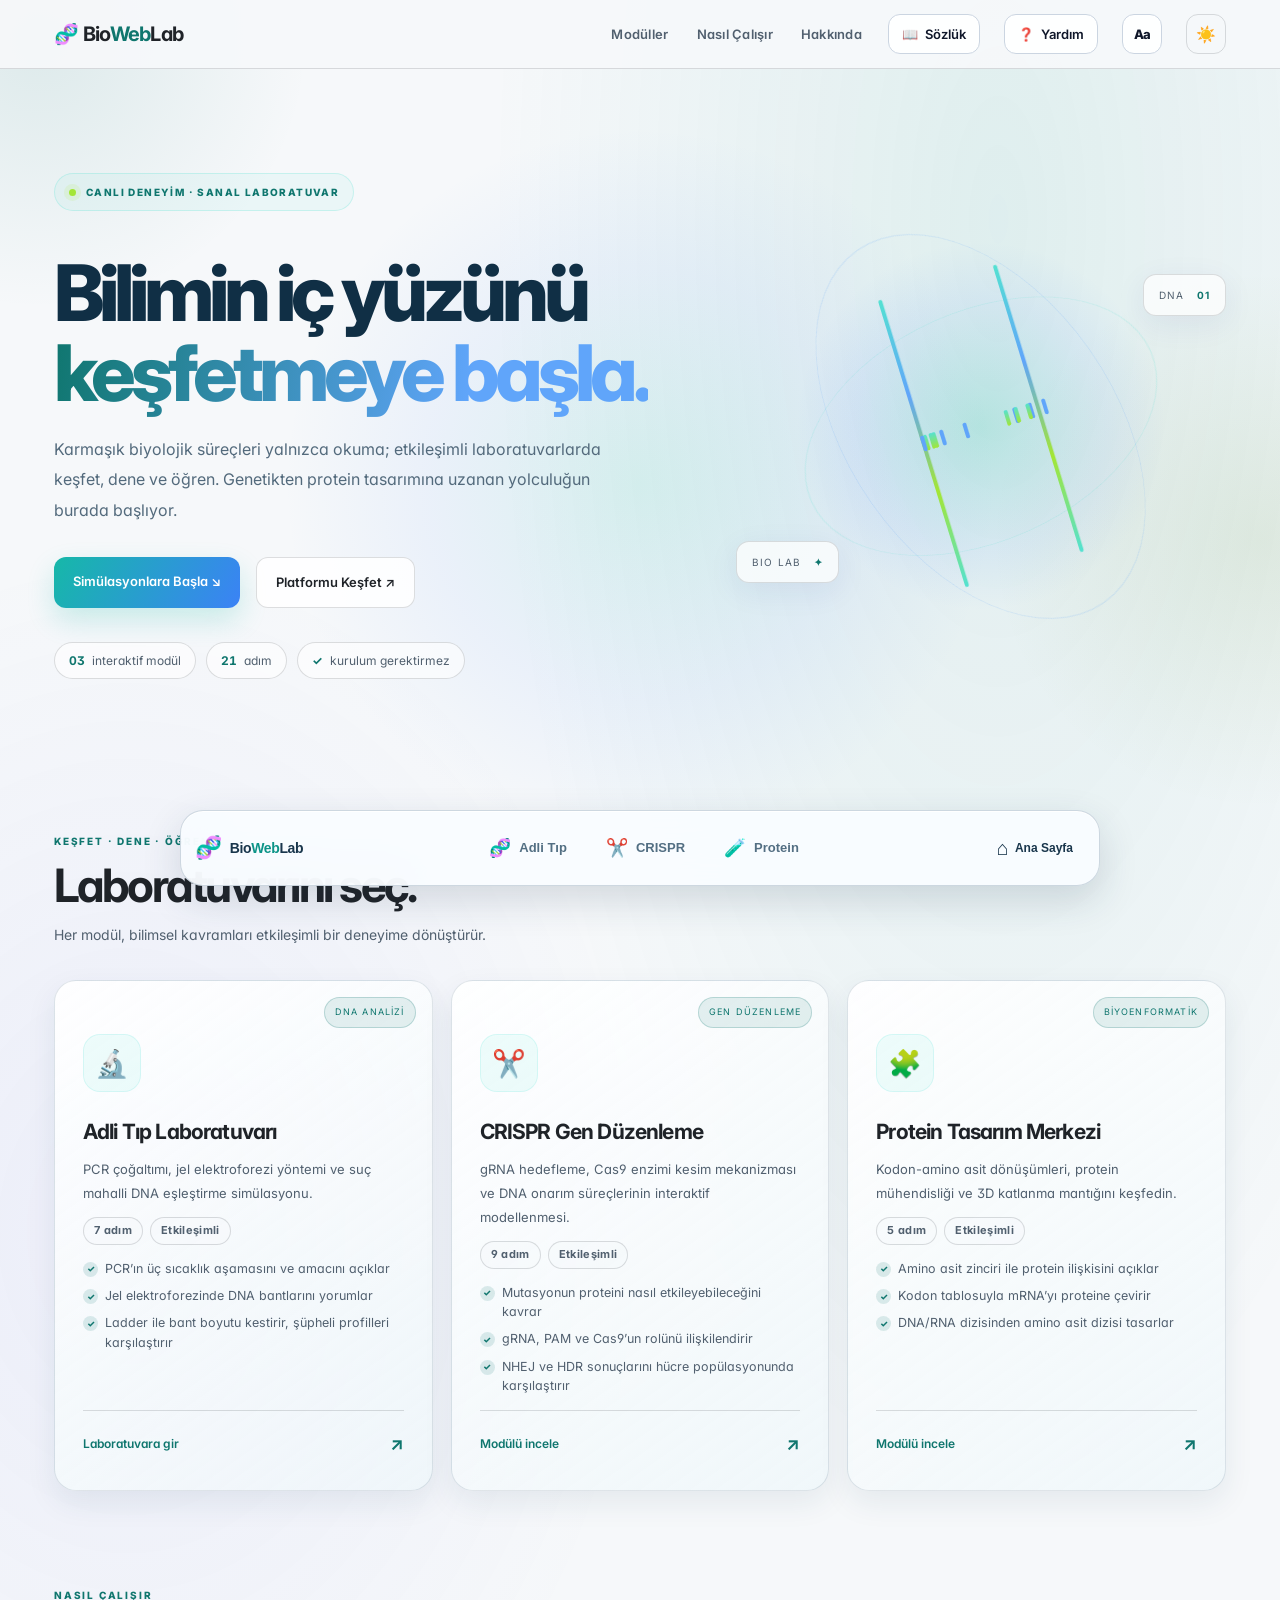
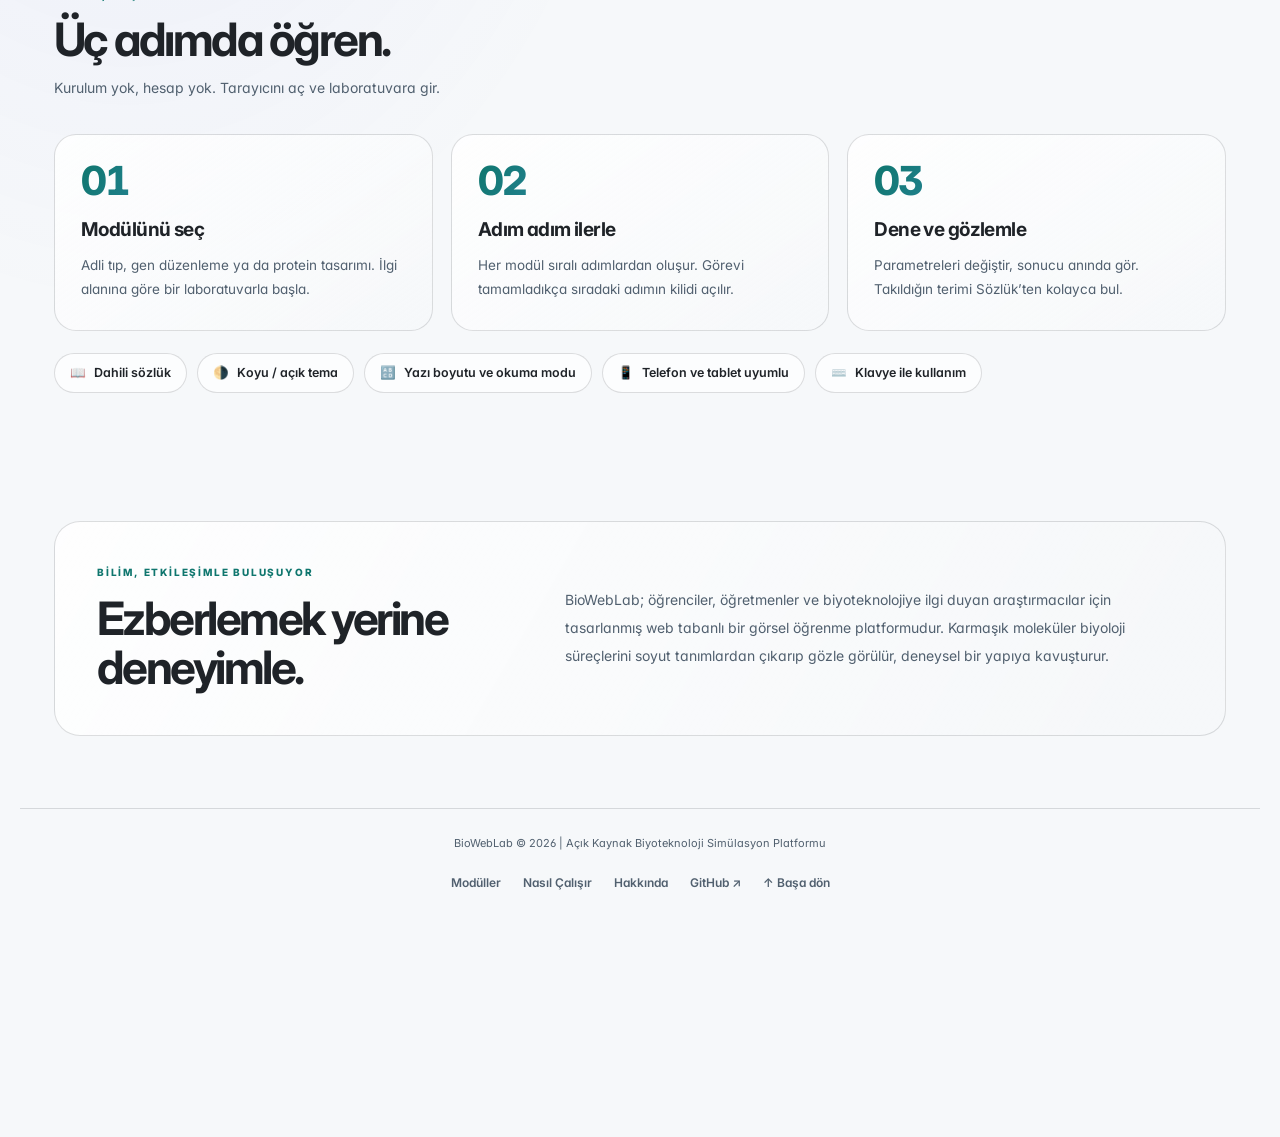
<file: index.html>
<!DOCTYPE html>
<html lang="tr">
<head>
  <meta charset="UTF-8">
  <meta name="viewport" content="width=device-width, initial-scale=1.0">
  <title>BioWebLab | İnteraktif Biyoteknoloji Simülasyonları</title>
  <meta name="description" content="Biyoteknolojiyi ezberlemek yerine deneyimle: PCR ve jel elektroforezi, CRISPR-Cas9 gen düzenleme ve protein tasarımı için etkileşimli sanal laboratuvar simülasyonları.">
  <meta name="theme-color" content="#0d1117">
  <meta property="og:type" content="website">
  <meta property="og:title" content="BioWebLab | İnteraktif Biyoteknoloji Simülasyonları">
  <meta property="og:description" content="Biyoteknolojiyi ezberlemek yerine deneyimle: PCR ve jel elektroforezi, CRISPR-Cas9 gen düzenleme ve protein tasarımı için etkileşimli sanal laboratuvar simülasyonları.">
  <link rel="icon" href="data:image/svg+xml,%3Csvg xmlns='http://www.w3.org/2000/svg' viewBox='0 0 100 100'%3E%3Ctext y='.9em' font-size='90'%3E🧬%3C/text%3E%3C/svg%3E">
  <link rel="stylesheet" href="style.css?v=3">
  <link rel="preconnect" href="https://fonts.googleapis.com">
  <link rel="preconnect" href="https://fonts.gstatic.com" crossorigin>
  <link href="https://fonts.googleapis.com/css2?family=Inter:wght@300;400;600;700&display=swap" rel="stylesheet">
  <link rel="stylesheet" href="pages/modules-nav.css?v=3">
  <link rel="stylesheet" href="pages/ui-tools.css?v=3">
  </head>
<body id="top">

  <!-- Arka Plan Dinamik DNA / Ağ Efekti Süslemesi -->
  <div class="bg-glow bg-glow-1"></div>
  <div class="bg-glow bg-glow-2"></div>

  <!-- Üst Menü / Navbar -->
  <header>
    <nav class="navbar">
      <div class="logo">
        <span class="logo-icon">🧬</span> Bio<span class="highlight">Web</span>Lab
      </div>
      <div class="nav-links">
        <a href="#modules">Modüller</a>
        <a href="#how">Nasıl Çalışır</a>
                <a href="#about">Hakkında</a>
        <button
  id="theme-toggle"
  class="theme-btn"
  type="button"
  aria-label="Açık temaya geç"
  aria-pressed="false"
  title="Açık temaya geç"
>
  🌙
</button>
      </div>
    </nav>

    <!-- Hero Bölümü -->
    <section class="hero hero-showcase">
      <div class="hero-orbit orbit-one" aria-hidden="true"></div>
      <div class="hero-orbit orbit-two" aria-hidden="true"></div>
      <div class="hero-copy">
        <div class="badge"><span class="status-pulse"></span> CANLI DENEYİM · SANAL LABORATUVAR</div>
        <h1>Bilimin iç yüzünü<br><span>keşfetmeye başla.</span></h1>
        <p>Karmaşık biyolojik süreçleri yalnızca okuma; etkileşimli laboratuvarlarda keşfet, dene ve öğren. Genetikten protein tasarımına uzanan yolculuğun burada başlıyor.</p>
        <div class="hero-actions">
          <a href="#modules" class="btn primary-btn">Simülasyonlara Başla <span aria-hidden="true">↘</span></a>
          <a href="#about" class="btn secondary-btn">Platformu Keşfet <span aria-hidden="true">↗</span></a>
        </div>
        <div class="hero-proof"><span><b>03</b> interaktif modül</span><span><b>21</b> adım</span><span><b>✓</b> kurulum gerektirmez</span></div>
      </div>
      <div class="hero-visual" aria-label="Soyut DNA sarmalı animasyonu" role="img">
        <div class="visual-ring ring-a"></div><div class="visual-ring ring-b"></div>
        <div class="dna-helix"><i></i><i></i><i></i><i></i><i></i><i></i><i></i><i></i><i></i><i></i><i></i><i></i></div>
        <div class="floating-chip chip-top">DNA <b>01</b></div>
        <div class="floating-chip chip-bottom">BIO LAB <b>✦</b></div>
      </div>
    </section>
  </header>

  <main>
    <!-- Modüller Bölümü -->
    <section id="modules" class="modules-section">
      <div class="section-title">
        <span class="section-kicker">KEŞFET · DENE · ÖĞREN</span><h2>Laboratuvarını seç.</h2>
        <p>Her modül, bilimsel kavramları etkileşimli bir deneyime dönüştürür.</p>
      </div>

      <div class="grid-container">

        <!-- Modül 1: Adli Tıp -->
        <a href="pages/adli-tip.html" class="module-card" data-module="adli-tip">
          <div class="card-badge">DNA Analizi</div>
          <div class="card-icon">🔬</div>
          <h3>Adli Tıp Laboratuvarı</h3>
          <p>
            PCR çoğaltımı, jel elektroforezi yöntemi ve suç mahalli DNA eşleştirme simülasyonu.
          </p>
          <div class="card-meta"><span class="meta-chip">7 adım</span><span class="meta-chip">Etkileşimli</span></div>
          <ul class="card-outcomes" aria-label="Kazanımlar"><li>PCR’ın üç sıcaklık aşamasını ve amacını açıklar</li><li>Jel elektroforezinde DNA bantlarını yorumlar</li><li>Ladder ile bant boyutu kestirir, şüpheli profilleri karşılaştırır</li></ul>
          <div class="card-progress" hidden><div class="card-progress-bar"><i></i></div><span></span></div>
          <span class="card-link">Laboratuvara gir <b aria-hidden="true">↗</b></span>
        </a>

        <!-- Modül 2: CRISPR -->
        <a href="pages/crispr.html" class="module-card" data-module="crispr">
          <div class="card-badge">Gen Düzenleme</div>
          <div class="card-icon">✂️</div>
          <h3>CRISPR Gen Düzenleme</h3>
          <p>
            gRNA hedefleme, Cas9 enzimi kesim mekanizması ve DNA onarım süreçlerinin interaktif modellenmesi.
          </p>
          <div class="card-meta"><span class="meta-chip">9 adım</span><span class="meta-chip">Etkileşimli</span></div>
          <ul class="card-outcomes" aria-label="Kazanımlar"><li>Mutasyonun proteini nasıl etkileyebileceğini kavrar</li><li>gRNA, PAM ve Cas9’un rolünü ilişkilendirir</li><li>NHEJ ve HDR sonuçlarını hücre popülasyonunda karşılaştırır</li></ul>
          <div class="card-progress" hidden><div class="card-progress-bar"><i></i></div><span></span></div>
          <span class="card-link">Modülü incele <b aria-hidden="true">↗</b></span>
        </a>

        <!-- Modül 3: Protein Tasarımı -->
        <a href="pages/protein.html" class="module-card" data-module="protein">
          <div class="card-badge">Biyoenformatik</div>
          <div class="card-icon">🧩</div>
          <h3>Protein Tasarım Merkezi</h3>
          <p>
            Kodon-amino asit dönüşümleri, protein mühendisliği ve 3D katlanma mantığını keşfedin.
          </p>
          <div class="card-meta"><span class="meta-chip">5 adım</span><span class="meta-chip">Etkileşimli</span></div>
          <ul class="card-outcomes" aria-label="Kazanımlar"><li>Amino asit zinciri ile protein ilişkisini açıklar</li><li>Kodon tablosuyla mRNA’yı proteine çevirir</li><li>DNA/RNA dizisinden amino asit dizisi tasarlar</li></ul>
          <div class="card-progress" hidden><div class="card-progress-bar"><i></i></div><span></span></div>
          <span class="card-link">Modülü incele <b aria-hidden="true">↗</b></span>
        </a>

      </div>
    </section>

    <!-- Nasıl Çalışır -->
    <section id="how" class="how-section">
      <div class="section-title">
        <span class="section-kicker">NASIL ÇALIŞIR</span><h2>Üç adımda öğren.</h2>
        <p>Kurulum yok, hesap yok. Tarayıcını aç ve laboratuvara gir.</p>
      </div>
      <ol class="how-grid">
        <li><span class="how-num">01</span><h3>Modülünü seç</h3><p>Adli tıp, gen düzenleme ya da protein tasarımı. İlgi alanına göre bir laboratuvarla başla.</p></li>
        <li><span class="how-num">02</span><h3>Adım adım ilerle</h3><p>Her modül sıralı adımlardan oluşur. Görevi tamamladıkça sıradaki adımın kilidi açılır.</p></li>
        <li><span class="how-num">03</span><h3>Dene ve gözlemle</h3><p>Parametreleri değiştir, sonucu anında gör. Takıldığın terimi Sözlük’ten kolayca bul.</p></li>
      </ol>
      <ul class="feature-chips" aria-label="Öne çıkan özellikler">
        <li><span aria-hidden="true">📖</span> Dahili sözlük</li>
        <li><span aria-hidden="true">🌗</span> Koyu / açık tema</li>
        <li><span aria-hidden="true">🔠</span> Yazı boyutu ve okuma modu</li>
        <li><span aria-hidden="true">📱</span> Telefon ve tablet uyumlu</li>
        <li><span aria-hidden="true">⌨️</span> Klavye ile kullanım</li>
      </ul>
    </section>

        <!-- Bilgi / Hakkında Bölümü -->
    <section id="about" class="about-section">
      <div class="about-card">
        <span class="section-kicker">BİLİM, ETKİLEŞİMLE BULUŞUYOR</span><h2>Ezberlemek yerine<br>deneyimle.</h2>
        <p>
          BioWebLab; öğrenciler, öğretmenler ve biyoteknolojiye ilgi duyan araştırmacılar için tasarlanmış web tabanlı bir görsel öğrenme platformudur. Karmaşık moleküler biyoloji süreçlerini soyut tanımlardan çıkarıp gözle görülür, deneysel bir yapıya kavuşturur.
        </p>
      </div>
    </section>
  </main>

  <footer>
    <p>BioWebLab &copy; 2026 | Açık Kaynak Biyoteknoloji Simülasyon Platformu</p>
    <nav class="footer-links" aria-label="Alt bağlantılar">
      <a href="#modules">Modüller</a><a href="#how">Nasıl Çalışır</a><a href="#about">Hakkında</a>
      <a href="https://github.com/Bedirhan7171/BioWebLab" target="_blank" rel="noopener">GitHub ↗</a><a href="#top">↑ Başa dön</a>
    </nav>
  </footer>

  <script src="main.js?v=3"></script>
  <script src="pages/modules-nav.js?v=3"></script>
  <script src="pages/ui-tools.js?v=3"></script>
    </body>
</html>
</file>
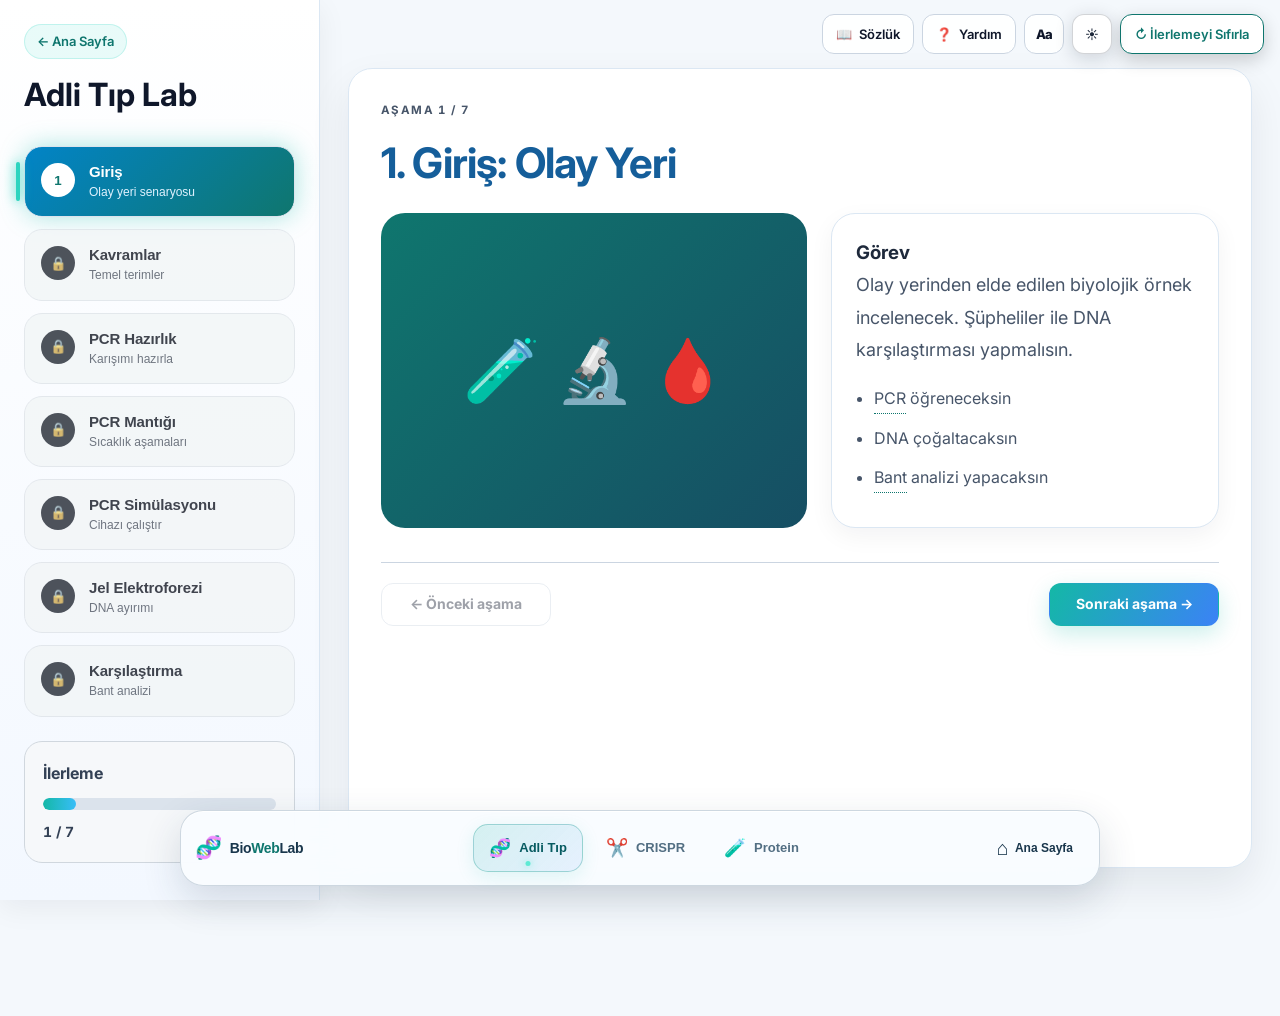
<file: pages/adli-tip.html>
<!DOCTYPE html>
<html lang="tr">
<head>
<meta charset="UTF-8">
<meta name="viewport" content="width=device-width, initial-scale=1.0">
<title>Adli Tıp Laboratuvarı | BioWebLab</title>
  <meta name="description" content="PCR ile DNA çoğaltımı, jel elektroforezi ve suç mahalli DNA eşleştirmesini adım adım deneyimle.">
  <meta name="theme-color" content="#0d1117">
  <meta property="og:type" content="website">
  <meta property="og:title" content="Adli Tıp Laboratuvarı | BioWebLab">
  <meta property="og:description" content="PCR ile DNA çoğaltımı, jel elektroforezi ve suç mahalli DNA eşleştirmesini adım adım deneyimle.">
  <link rel="icon" href="data:image/svg+xml,%3Csvg xmlns='http://www.w3.org/2000/svg' viewBox='0 0 100 100'%3E%3Ctext y='.9em' font-size='90'%3E🧬%3C/text%3E%3C/svg%3E">
<link rel="stylesheet" href="adli-tip.css?v=4">
  <link rel="stylesheet" href="modules-nav.css?v=3">
  <link rel="preconnect" href="https://fonts.googleapis.com">
  <link rel="preconnect" href="https://fonts.gstatic.com" crossorigin>
  <link href="https://fonts.googleapis.com/css2?family=Inter:wght@400;500;600;700;800&display=swap" rel="stylesheet">
  <link rel="stylesheet" href="ui-polish.css?v=1">
  <link rel="stylesheet" href="ui-tools.css?v=3">
  <link rel="stylesheet" href="mechanics.css?v=1">
</head>
<body>
<button id="theme-toggle" class="theme-toggle-btn" type="button" aria-label="Açık temaya geç" aria-pressed="false" title="Açık temaya geç" onclick="toggleTheme()">🌙</button>

<button class="reset-progress-btn" id="resetProgressBtn" type="button" title="Bu modülün ilerlemesini sıfırla" style="position:fixed;top:16px;right:18px;z-index:99999;display:inline-flex;align-items:center;gap:8px;padding:10px 14px;border:1px solid #0f766e;border-radius:12px;background:#0f766e;color:#fff;font:700 14px Arial,sans-serif;cursor:pointer;box-shadow:0 6px 18px rgba(15,118,110,.28);" onclick="if(window.confirm('Adli Tıp ilerlemesi sıfırlansın mı?')){sessionStorage.removeItem('adliTipProgress');window.location.href=window.location.pathname+'?reset='+Date.now();}">↻ İlerlemeyi Sıfırla</button>


<div class="app">

<aside class="sidebar">
<div class="brand">
<a href="../index.html">← Ana Sayfa</a>
<h2>Adli Tıp Lab</h2>
</div>

<nav class="menu">
<button class="menu-item active unlocked" data-step="1"><span>1</span><div><strong>Giriş</strong><small>Olay yeri senaryosu</small></div></button>
<button class="menu-item locked" data-step="2"><span>🔒</span><div><strong>Kavramlar</strong><small>Temel terimler</small></div></button>
<button class="menu-item locked" data-step="3"><span>🔒</span><div><strong>PCR Hazırlık</strong><small>Karışımı hazırla</small></div></button>
<button class="menu-item locked" data-step="4"><span>🔒</span><div><strong>PCR Mantığı</strong><small>Sıcaklık aşamaları</small></div></button>
<button class="menu-item locked" data-step="5"><span>🔒</span><div><strong>PCR Simülasyonu</strong><small>Cihazı çalıştır</small></div></button>
<button class="menu-item locked" data-step="6"><span>🔒</span><div><strong>Jel Elektroforezi</strong><small>DNA ayırımı</small></div></button>
<button class="menu-item locked" data-step="7"><span>🔒</span><div><strong>Karşılaştırma</strong><small>Bant analizi</small></div></button>
</nav>

<div class="progress-box">
<p>İlerleme</p>
<div class="progress-bar"><div id="progressFill"></div></div>
<span id="progressText">1 / 7</span>
</div>
</aside>

<main class="content">

<section class="panel active-panel" id="panel1" data-info="1">
<h1>1. Giriş: Olay Yeri</h1>
<div class="hero-box">
<div class="crime-image">🧪 🔬 🩸</div>
<div class="hero-info">
<h3>Görev</h3>
<p>Olay yerinden elde edilen biyolojik örnek incelenecek. Şüpheliler ile DNA karşılaştırması yapmalısın.</p>
<ul>
<li>PCR öğreneceksin</li>
<li>DNA çoğaltacaksın</li>
<li>Bant analizi yapacaksın</li>
</ul>
</div>
</div>
</section>

<section class="panel" id="panel2" data-info="1">
<h1>2. Temel Kavramlar</h1>
<div class="card-grid">
<div class="info-card"><h3>DNA</h3><p>Kalıtsal bilgiyi taşıyan çift sarmallı moleküldür.</p></div>
<div class="info-card"><h3>PCR</h3><p>Belirli DNA bölgesini çok sayıda kopyaya dönüştüren laboratuvar tekniğidir.</p></div>
<div class="info-card"><h3>Primer</h3><p>DNA sentezinin başlayacağı hedef bölgeyi belirleyen kısa dizilerdir.</p></div>
<div class="info-card"><h3>Taq DNA Polimeraz</h3><p>Yüksek sıcaklığa dayanabilen ve yeni DNA zinciri sentezleyen enzimdir.</p></div>
<div class="info-card"><h3>dNTP</h3><p>Yeni DNA zincirini oluşturmak için kullanılan nükleotit yapı taşlarıdır.</p></div>
<div class="info-card"><h3>Buffer</h3><p>PCR tepkimesi için uygun pH ve iyon ortamını sağlar.</p></div>
</div>

<!-- Diğer kartlarla uyumlu, neon vurgulu şık adli tıp kutusu -->
<div class="adli-tip-kutusu">
    <h4>🔍 Adli Tıp Uygulaması</h4>
    <p>Adli tıp laboratuvarında olay yerinden elde edilen biyolojik örnekler incelenir. Şüphelilerden ve olay yerinden toplanan örneklerin DNA analizi yapılabilmesi için örnekler PCR yardımıyla çoğaltılarak birbiriyle karşılaştırılır.</p>
</div>

</section>

<section class="panel" id="panel3">
<h1>3. PCR Hazırlık</h1>
<p>PCR tüpüne yalnızca gerekli bileşenleri ekleyin.</p>

<div class="materials">
<label class="material-item"><input type="checkbox" value="dna"> DNA Örneği</label>
<label class="material-item"><input type="checkbox" value="primer"> Primer</label>
<label class="material-item"><input type="checkbox" value="taq"> Taq DNA Polimeraz</label>
<label class="material-item"><input type="checkbox" value="dntp"> dNTP</label>
<label class="material-item"><input type="checkbox" value="buffer"> Buffer</label>
<label class="material-item"><input type="checkbox" value="soap"> Sabunlu Su</label>
<label class="material-item"><input type="checkbox" value="protein"> Protein Tozu</label>
<label class="material-item"><input type="checkbox" value="rna"> RNA</label>
</div>

<button class="action-btn" onclick="checkPCRMix()">Karışımı Kontrol Et</button>
<div id="mixResult" class="mix-result"></div>

<div class="tube-area">
<div class="tube-label">PCR Tüpü</div>
<div class="tube"><div id="tubeLiquid" class="tube-liquid"></div></div>
</div>
</section>

<section class="panel" id="panel4" data-info="1">
<h1>4. PCR Mantığı</h1>
<p>PCR cihazı, DNA’yı çoğaltmak için sıcaklığı döngüsel olarak değiştirir. Her sıcaklık basamağı farklı bir moleküler olayı başlatır.</p>

<div class="card-grid">
<div class="info-card"><h3>95°C — Denatürasyon</h3><p>DNA çift zinciri ısı etkisiyle birbirinden ayrılır.</p></div>
<div class="info-card"><h3>55°C — Primer Bağlanması</h3><p>Primerler hedef DNA bölgesine tutunur.</p></div>
<div class="info-card"><h3>72°C — Uzama</h3><p>Taq DNA polimeraz, dNTP’leri kullanarak yeni DNA zincirini sentezler.</p></div>
</div>

</section>

<section class="panel" id="panel5">
<h1>5. PCR Simülasyonu</h1>
<p>
PCR cihazını çalıştır. Önceki bölümde öğrendiğin sıcaklık sırasını kullanarak DNA’yı çoğalt.
</p>

<div class="pcr-simulator">

<div class="pcr-left">
<div class="machine-card">
<h3>PCR Cihazı</h3>

<div id="temperatureDisplay" class="temperature-display">---</div>

<div class="temperature-buttons">
<button onclick="selectTemperature(95)">95°C</button>
<button onclick="selectTemperature(55)">55°C</button>
<button onclick="selectTemperature(72)">72°C</button>
</div>

<div class="cycle-info">
<p>Durum: <strong id="pcrStatus">Başlamadı</strong></p>
<p>Tamamlanan döngü: <strong id="cycleCount">0</strong></p>
<p>DNA kopya sayısı: <strong id="copyCount">1</strong></p>
</div>
</div>

<div id="pcrFeedback" class="mix-result"></div>
</div>

<div class="pcr-right">

<div class="dna-stage">
<div class="dna-label" id="dnaLabel">Başlangıç: çift sarmallı DNA</div>

<div class="dna-visual-area" id="dnaVisualArea"></div>

<div class="dna-note" id="dnaNote">
DNA çift sarmal halde. Sıcaklık seçerek süreci başlat.
</div>
</div>

<div class="pcr-step-cards">
<div class="pcr-step-card" id="pcrCard1"><h4>1. Denatürasyon</h4><p>DNA zincirleri ayrılır.</p></div>
<div class="pcr-step-card" id="pcrCard2"><h4>2. Primer Bağlanması</h4><p>Primerler hedef bölgeye tutunur.</p></div>
<div class="pcr-step-card" id="pcrCard3"><h4>3. Uzama</h4><p>Taq yeni zincirleri üretir.</p></div>
</div>

</div>
</div>

<div class="pcr-lab">
<h2 class="lab-title">🔬 PCR Parametre Laboratuvarı <small>isteğe bağlı keşif</small></h2>
<p>Gerçek deneylerde sonucu büyük ölçüde sıcaklık ve döngü sayısı belirler. Parametreleri değiştir, ne olacağını önce tahmin et, sonra gör.</p>
<div class="lab-grid">

<div class="lab-card">
<h3>Bağlanma (annealing) sıcaklığı</h3>
<p class="lab-note">Bu primerin erime sıcaklığı (Tm) ≈ 60 °C. Genellikle Tm’nin yaklaşık 5 °C altı seçilir.</p>
<label for="annealRange" class="lab-label">Sıcaklık: <b id="annealVal">55 °C</b></label>
<input type="range" id="annealRange" min="40" max="72" value="55" step="1">
<div class="lab-bar"><span>Özgül ürün</span><div><i id="barSpec" class="bar-spec"></i></div><b id="barSpecV"></b></div>
<div class="lab-bar"><span>Özgül olmayan ürün</span><div><i id="barNon" class="bar-non"></i></div><b id="barNonV"></b></div>
<div class="mini-gel" aria-hidden="true"><span class="mg-well"></span><i class="mg-extra" style="top:30px"></i><i class="mg-extra" style="top:62px"></i><i class="mg-main" id="mgMain" style="top:46px"></i><i class="mg-extra" style="top:86px"></i></div>
<div id="annealVerdict" class="lab-verdict" aria-live="polite"></div>
</div>

<div class="lab-card">
<h3>Döngü sayısı ve verim</h3>
<label for="cycRange" class="lab-label">Döngü sayısı: <b id="cycVal">25</b></label>
<input type="range" id="cycRange" min="1" max="40" value="25" step="1">
<label for="effRange" class="lab-label">Döngü başına verim: <b id="effVal">%95</b></label>
<input type="range" id="effRange" min="70" max="100" value="95" step="1">
<label for="startSel" class="lab-label">Başlangıç kopya sayısı</label>
<select id="startSel" class="lab-select"><option value="10">10</option><option value="1000" selected>1.000</option><option value="100000">100.000</option></select>
<div class="lab-out"><div><small>Bu ayarlarla</small><b id="copyOut"></b></div><div><small>İdeal (%100, sınırsız)</small><b id="idealOut"></b></div></div>
<svg id="cycChart" viewBox="0 0 360 180" role="img" aria-label="Döngü sayısına göre kopya sayısı grafiği (logaritmik)"></svg>
<div class="lab-legend"><span class="lg-ideal">İdeal artış</span><span class="lg-real">Seçili ayar</span></div>
<div id="cycVerdict" class="lab-verdict" aria-live="polite"></div>
</div>

</div>
</div>
</section>

<section class="panel" id="panel6">
<h1>6. Jel Elektroforezi</h1>

<p>
PCR ile çoğaltılan DNA parçaları artık analiz edilebilecek miktara ulaştı.
Jel elektroforezi, bu DNA parçalarını <strong>boyutlarına göre ayırmak</strong> için kullanılır.
Küçük DNA parçaları jel içinde daha hızlı ve daha uzağa ilerler.
</p>

<div class="gel-intro-grid">
<div class="gel-info-card">
<h3>PCR ile bağlantısı</h3>
<p>PCR, hedef DNA bölgesini çoğaltır. Jel elektroforezi ise bu parçaların uzunluklarını karşılaştırmamızı sağlar.</p>
</div>
<div class="gel-info-card">
<h3>Adli tıptaki amacı</h3>
<p>Olay yeri ve şüpheli örnekleri eğitim amaçlı jel modelinde karşılaştırılır. Benzer bant desenleri, incelenen DNA profillerinin eşleşebileceğini gösterir; tek başına kişinin fail olduğunu kanıtlamaz.</p>
</div>
<div class="gel-info-card">
<h3>Önemli bilgi</h3>
<p>Bantların jeldeki konumu büyüklük fikri verir. Daha aşağıdaki bantlar daha küçük parçalardır.</p>
</div>
</div>

<div class="gel-workspace">

<div class="gel-control-panel">
<h3>Jel Cihazı Kontrolü</h3>

<div class="gel-task-list">
<div id="gelTask1" class="gel-task active-task">1. Örnekleri kuyucuklara yükle</div>
<div id="gelTask2" class="gel-task">2. Elektrik alanını uygula</div>
<div id="gelTask3" class="gel-task">3. Bant desenlerini gözlemle</div>
</div>

<button class="action-btn" onclick="loadGelSamples()">Örnekleri Yükle</button>
<button class="action-btn secondary-btn" onclick="runGelElectrophoresis()">Elektroforezi Başlat</button>

<div id="gelFeedback" class="mix-result"></div>
</div>

<div class="gel-visual-panel">

<div class="gel-direction">
<span class="minus-pole">−</span>
<span>DNA hareket yönü</span>
<span class="plus-pole">+</span>
</div>

<div class="gel-board" id="gelBoard" style="grid-template-columns: repeat(7, 1fr);">

<div class="gel-lane ladder-lane">
<div class="lane-title">Ladder</div>
<div class="well"></div>
<div class="gel-band ladder-band b1000"></div>
<div class="gel-band ladder-band b800"></div>
<div class="gel-band ladder-band b600"></div>
<div class="gel-band ladder-band b400"></div>
<div class="gel-band ladder-band b250"></div>
<div class="gel-band ladder-band b100"></div>
</div>

<div class="gel-lane">
<div class="lane-title">Olay Yeri</div>
<div class="well"></div>
<div class="gel-band crime-band c1"></div>
<div class="gel-band crime-band c2"></div>
<div class="gel-band crime-band c3"></div>
<div class="gel-band crime-band c4"></div>
<div class="gel-band crime-band c5"></div>
</div>

<div class="gel-lane">
<div class="lane-title">Şüpheli B</div>
<div class="well"></div>
<div class="gel-band suspect-b b1"></div>
<div class="gel-band suspect-b b2"></div>
<div class="gel-band suspect-b b3"></div>
<div class="gel-band suspect-b b4"></div>
<div class="gel-band suspect-b b5"></div>
</div>

<div class="gel-lane">
<div class="lane-title">Şüpheli A</div>
<div class="well"></div>
<div class="gel-band suspect-a a1"></div>
<div class="gel-band suspect-a a2"></div>
<div class="gel-band suspect-a a3"></div>
<div class="gel-band suspect-a a4"></div>

</div>

<div class="gel-lane">
<div class="lane-title">Şüpheli C</div>
<div class="well"></div>
<div class="gel-band suspect-c s1"></div>
<div class="gel-band suspect-c s2"></div>
<div class="gel-band suspect-c s3"></div>
<div class="gel-band suspect-c s4"></div>
<div class="gel-band suspect-c s5"></div>
</div>

<div class="gel-lane">
<div class="lane-title">Şüpheli D</div>
<div class="well"></div>
<div class="gel-band suspect-d d1"></div>
<div class="gel-band suspect-d d2"></div>
<div class="gel-band suspect-d d3"></div>
</div>

<div class="gel-lane ladder-lane">
<div class="lane-title">Ladder</div>
<div class="well"></div>
<div class="gel-band ladder-band b1000"></div>
<div class="gel-band ladder-band b800"></div>
<div class="gel-band ladder-band b600"></div>
<div class="gel-band ladder-band b400"></div>
<div class="gel-band ladder-band b250"></div>
<div class="gel-band ladder-band b100"></div>
</div>

</div>

<div class="gel-note">
Ladder, DNA parçalarının yaklaşık boyutlarını karşılaştırmak için kullanılan referans şerididir. Bu eğitim modelinde vaka her seferinde farklıdır. Jel üzerinde gezinerek (veya dokunarak) cetvelle bant boyutunu ladder'a göre tahmin edebilirsin.
</div>

</div>

</div>

</section>

<section class="panel" id="panel7">
<h1>7. DNA Bant Karşılaştırması</h1>

<p>
Şimdi oluşan bant desenlerini yorumla. Olay yeri DNA profili ile hangi şüphelinin bant deseni eşleşiyor?
</p>

<div class="comparison-layout">

<div class="comparison-left">

<h3>Karşılaştırma Görevi</h3>

<p>
Bantların jeldeki konumlarını karşılaştır. Eşleşen profili belirle; DNA eşleşmesinin tek başına suçluluğu kanıtlamadığını unutma.
</p>

<div class="suspect-choice-grid">
<button class="suspect-choice" onclick="checkFinalSuspect('A')">Şüpheli A</button>
<button class="suspect-choice" onclick="checkFinalSuspect('B')">Şüpheli B</button>
<button class="suspect-choice" onclick="checkFinalSuspect('C')">Şüpheli C</button>
<button class="suspect-choice" onclick="checkFinalSuspect('D')">Şüpheli D</button>
</div>

<div id="finalFeedback" class="final-feedback"></div>

</div>

<div class="comparison-right">

<h3>Bant Profili Özeti</h3>

<div class="profile-table" id="profileTable"></div>

<div class="forensic-note">
<strong>Adli yorum:</strong> Eşleşme kararını verdikten sonra “Yorum” sütunu açılır. DNA profili eşleşmesi, şüphelinin olayla ilişkisini değerlendirmede kullanılabilir; tek başına suçluluğu kanıtlamaz.
</div>

<button type="button" class="action-btn secondary-btn" id="newCaseBtn" hidden>↻ Yeni vaka dene</button>

</div>

</div>

</section>


</main>
</div>

<script src="theme.js?v=3"></script>
<script src="adli-tip.js?v=4"></script>
<script src="adli-extras.js?v=1"></script>
  <script src="modules-nav.js?v=3"></script>
  <script src="ui-polish.js?v=1"></script>
  <script src="ui-tools.js?v=3"></script>
</body>
</html>
</file>
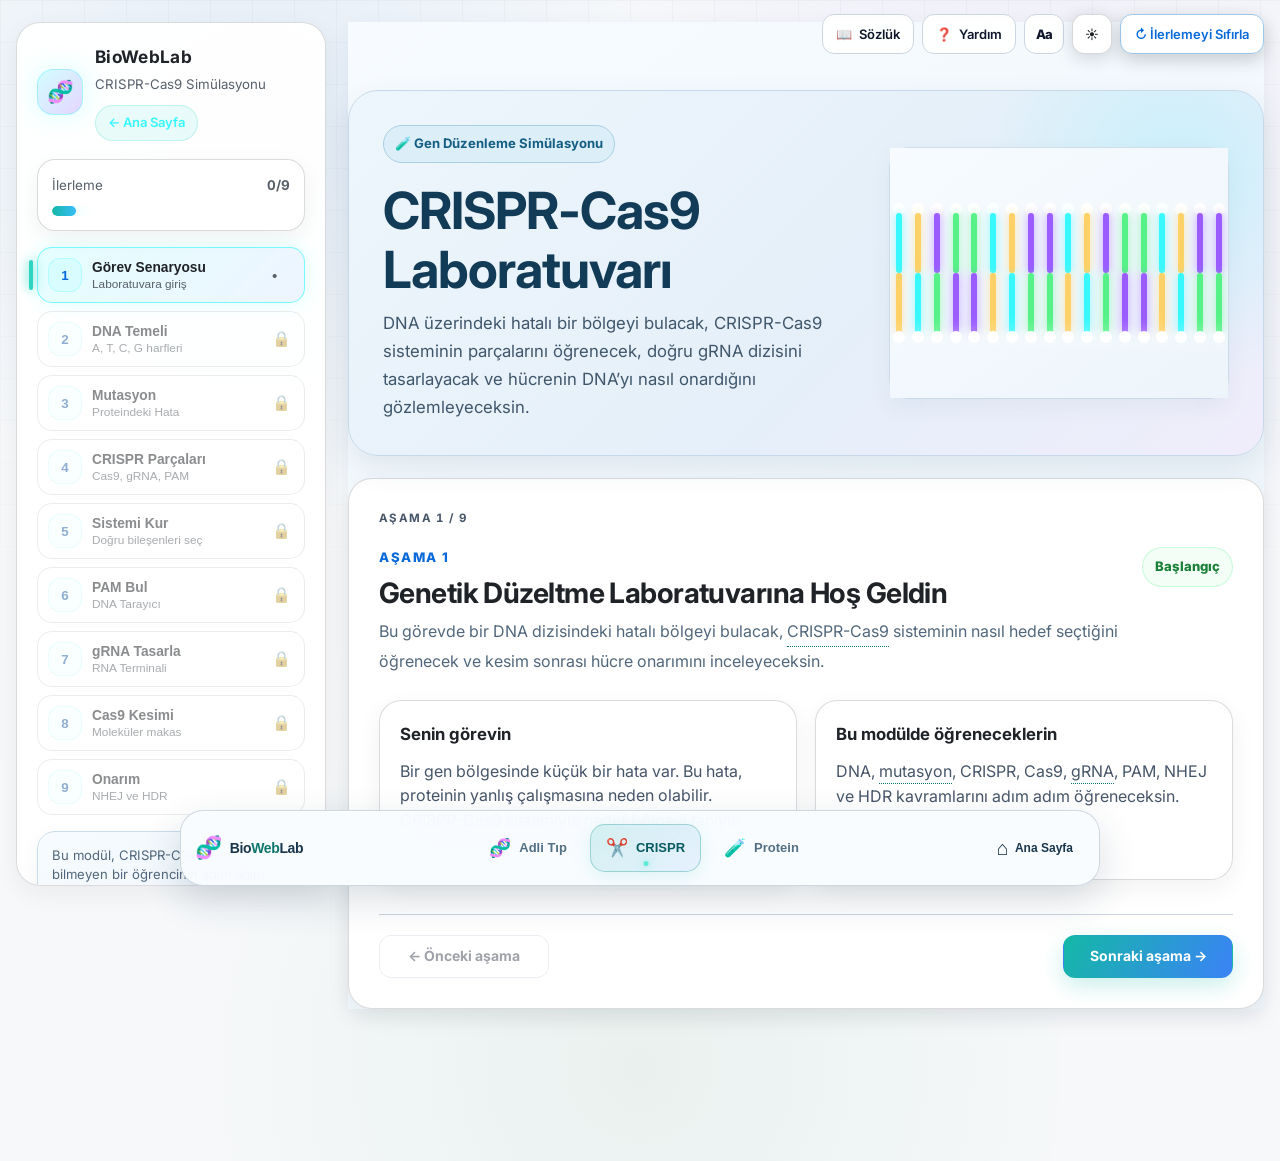
<file: pages/crispr.html>
<!DOCTYPE html>
<html lang="tr">
<head>
  <meta charset="UTF-8" />
  <meta name="viewport" content="width=device-width, initial-scale=1.0" />
  <title>CRISPR-Cas9 Laboratuvarı | BioWebLab</title>
  <meta name="description" content="CRISPR-Cas9 ile hedef DNA’yı bul, gRNA tasarla, kesimi ve hücrenin onarım yollarını (NHEJ / HDR) simüle et.">
  <meta name="theme-color" content="#0d1117">
  <meta property="og:type" content="website">
  <meta property="og:title" content="CRISPR-Cas9 Laboratuvarı | BioWebLab">
  <meta property="og:description" content="CRISPR-Cas9 ile hedef DNA’yı bul, gRNA tasarla, kesimi ve hücrenin onarım yollarını (NHEJ / HDR) simüle et.">
  <link rel="icon" href="data:image/svg+xml,%3Csvg xmlns='http://www.w3.org/2000/svg' viewBox='0 0 100 100'%3E%3Ctext y='.9em' font-size='90'%3E🧬%3C/text%3E%3C/svg%3E">
  <link rel="stylesheet" href="crispr.css?v=4" />
  <link rel="stylesheet" href="modules-nav.css?v=3">
  <link rel="preconnect" href="https://fonts.googleapis.com">
  <link rel="preconnect" href="https://fonts.gstatic.com" crossorigin>
  <link href="https://fonts.googleapis.com/css2?family=Inter:wght@400;500;600;700;800&display=swap" rel="stylesheet">
  <link rel="stylesheet" href="ui-polish.css?v=1">
  <link rel="stylesheet" href="ui-tools.css?v=3">
  <link rel="stylesheet" href="mechanics.css?v=1">
</head>

<body class="crispr-page">
<button id="theme-toggle" class="theme-toggle-btn" type="button" aria-label="Açık temaya geç" aria-pressed="false" title="Açık temaya geç">🌙</button>

<button class="reset-progress-btn" id="resetProgressBtn" type="button" title="Bu modülün ilerlemesini sıfırla" style="position:fixed;top:16px;right:18px;z-index:99999;display:inline-flex;align-items:center;gap:8px;padding:10px 14px;border:1px solid #38f8ff;border-radius:12px;background:rgba(5,8,22,.96);color:#38f8ff;font:700 14px Inter,system-ui,sans-serif;cursor:pointer;box-shadow:0 0 20px rgba(56,248,255,.28);backdrop-filter:blur(8px);">↻ İlerlemeyi Sıfırla</button>

  <div class="crispr-shell">

    <aside class="crispr-sidebar">
      <div class="brand">
        <div class="brand-icon">🧬</div>
        <div>
          <h1>BioWebLab</h1>
          <p>CRISPR-Cas9 Simülasyonu</p>
          <a href="../index.html" style="display:inline-block;margin-top:10px;color:#38f8ff;text-decoration:none;font-weight:600">← Ana Sayfa</a>
        </div>
      </div>

      <div class="progress-card">
        <div class="progress-top">
          <span>İlerleme</span>
          <strong id="progressText">0/9</strong>
        </div>
        <div class="progress-track">
          <div class="progress-fill" id="progressFill"></div>
        </div>
      </div>

      <nav class="step-list">
        <button class="step-btn active" data-step="1">
          <span class="step-num">1</span>
          <span class="step-text">
            <strong>Görev Senaryosu</strong>
            <span>Laboratuvara giriş</span>
          </span>
          <span class="step-state">•</span>
        </button>

        <button class="step-btn locked" data-step="2">
          <span class="step-num">2</span>
          <span class="step-text">
            <strong>DNA Temeli</strong>
            <span>A, T, C, G harfleri</span>
          </span>
          <span class="step-state">🔒</span>
        </button>

        <button class="step-btn locked" data-step="3">
          <span class="step-num">3</span>
          <span class="step-text">
            <strong>Mutasyon</strong>
            <span>Proteindeki Hata</span>
          </span>
          <span class="step-state">🔒</span>
        </button>

        <button class="step-btn locked" data-step="4">
          <span class="step-num">4</span>
          <span class="step-text">
            <strong>CRISPR Parçaları</strong>
            <span>Cas9, gRNA, PAM</span>
          </span>
          <span class="step-state">🔒</span>
        </button>

        <button class="step-btn locked" data-step="5">
          <span class="step-num">5</span>
          <span class="step-text">
            <strong>Sistemi Kur</strong>
            <span>Doğru bileşenleri seç</span>
          </span>
          <span class="step-state">🔒</span>
        </button>

        <button class="step-btn locked" data-step="6">
          <span class="step-num">6</span>
          <span class="step-text">
            <strong>PAM Bul</strong>
            <span>DNA Tarayıcı</span>
          </span>
          <span class="step-state">🔒</span>
        </button>

        <button class="step-btn locked" data-step="7">
          <span class="step-num">7</span>
          <span class="step-text">
            <strong>gRNA Tasarla</strong>
            <span>RNA Terminali</span>
          </span>
          <span class="step-state">🔒</span>
        </button>

        <button class="step-btn locked" data-step="8">
          <span class="step-num">8</span>
          <span class="step-text">
            <strong>Cas9 Kesimi</strong>
            <span>Moleküler makas</span>
          </span>
          <span class="step-state">🔒</span>
        </button>

        <button class="step-btn locked" data-step="9">
          <span class="step-num">9</span>
          <span class="step-text">
            <strong>Onarım</strong>
            <span>NHEJ ve HDR</span>
          </span>
          <span class="step-state">🔒</span>
        </button>

      </nav>

      <div class="sidebar-note">
        Bu modül, CRISPR-Cas9’u hiç bilmeyen bir öğrencinin adım adım öğrenebilmesi için tasarlanmıştır.
      </div>
    </aside>

    <main class="crispr-main">

      <section class="hero">
        <div class="hero-grid">
          <div>
            <div class="hero-tag">🧪 Gen Düzenleme Simülasyonu</div>
            <h2>CRISPR-Cas9 Laboratuvarı</h2>
            <p>
              DNA üzerindeki hatalı bir bölgeyi bulacak, CRISPR-Cas9 sisteminin parçalarını öğrenecek,
              doğru gRNA dizisini tasarlayacak ve hücrenin DNA’yı nasıl onardığını gözlemleyeceksin.
            </p>
          </div>

          <div class="dna-orbit">
            <div class="interactive-dna-container" id="dnaContainer"></div>
          </div>
        </div>
      </section>

      <section class="stage-card">

        <!-- AŞAMA 1 -->
        <div class="stage active" data-stage="1" data-info="1">
          <div class="stage-header">
            <div>
              <div class="stage-kicker">Aşama 1</div>
              <h3>Genetik Düzeltme Laboratuvarına Hoş Geldin</h3>
              <p class="stage-desc">
                Bu görevde bir DNA dizisindeki hatalı bölgeyi bulacak, CRISPR-Cas9 sisteminin nasıl hedef seçtiğini
                öğrenecek ve kesim sonrası hücre onarımını inceleyeceksin.
              </p>
            </div>
            <div class="badge">Başlangıç</div>
          </div>

          <div class="grid-2">
            <div class="info-card">
              <h4>Senin görevin</h4>
              <p>
                Bir gen bölgesinde küçük bir hata var. Bu hata, proteinin yanlış çalışmasına neden olabilir.
                CRISPR-Cas9 sistemiyle hedef bölgeyi tanıyıp kesim ve onarım sürecini modelleyeceksin.
              </p>
            </div>

            <div class="info-card">
              <h4>Bu modülde öğreneceklerin</h4>
              <p>
                DNA, mutasyon, CRISPR, Cas9, gRNA, PAM, NHEJ ve HDR kavramlarını adım adım öğreneceksin.
              </p>
            </div>
          </div>

        </div>

        <!-- AŞAMA 2 -->
        <div class="stage" data-stage="2" data-info="1">
          <div class="stage-header">
            <div>
              <div class="stage-kicker">Aşama 2</div>
              <h3>DNA Temeli: Genetik Bilginin Harfleri</h3>
              <p class="stage-desc">
                DNA, canlıların genetik bilgisini taşıyan moleküldür. DNA dizisi dört harften oluşur:
                A, T, C ve G.
              </p>
            </div>
            <div class="badge">Temel Bilgi</div>
          </div>

          <div class="grid-2">
            <div class="lab-panel">
              <h4>DNA harfleri</h4>
              <div class="dna-strip">
                <span class="base a">A</span>
                <span class="base t">T</span>
                <span class="base c">C</span>
                <span class="base g">G</span>
              </div>
              <p class="mini-note">
                Bu harflerin sırası genetik bilgiyi oluşturur. Dizideki küçük bir değişiklik bile bazen önemli sonuçlar doğurabilir.
              </p>
            </div>

            <div class="lab-panel">
              <h4>Baz eşleşmesi</h4>
              <p>
                DNA’da A, T ile; C, G ile eşleşir. RNA’da ise T yerine U bulunur.
                Bu yüzden gRNA tasarlanırken A-U, T-A, C-G ve G-C eşleşmeleri kullanılır.
              </p>
            </div>
          </div>

        </div>

        <!-- AŞAMA 3 -->
        <div class="stage" data-stage="3">
          <div class="stage-header">
            <div>
              <div class="stage-kicker">Aşama 3</div>
              <h3>Mutasyonu Bul: Proteindeki Hata</h3>
              <p class="stage-desc">
                RNA'daki üçlü harf grupları (kodonlar) amino asitleri kodlar. Hastanın DNA'sını inceleyerek hangi bazın değiştiğini ve hatalı protein üretimine yol açtığını bul.
              </p>
            </div>
            <div class="badge">Analiz</div>
          </div>

          <div class="grid-2">
            <div class="lab-panel">
              <h4>Kodon Sözlüğü</h4>
              <div class="gene-map" style="margin-bottom: 12px;">
                <div class="codon-row">
                  <span class="codon">ATG = Met</span>
                  <span class="codon">CCA = Pro</span>
                  <span class="codon target">TGG = Trp (Sağlıklı)</span>
                  <span class="codon pam">AGG = Arg (Hatalı)</span>
                </div>
              </div>
              <p class="mini-note">
                Sağlıklı bir hücrede protein dizilimi <strong>Met - Pro - Trp</strong> olmalıdır. Ancak bu hastanın hücresi <strong>Met - Pro - Arg</strong> üretiyor.
              </p>
            </div>

            <div class="lab-panel compare-box">
              <div class="sequence-row">
                <div class="sequence-label">Hastanın DNA'sı</div>
                <div class="dna-strip">
                  <span class="base clickable-base a" data-index="0">A</span>
                  <span class="base clickable-base t" data-index="1">T</span>
                  <span class="base clickable-base g" data-index="2">G</span>
                  <span class="base clickable-base c" data-index="3">C</span>
                  <span class="base clickable-base c" data-index="4">C</span>
                  <span class="base clickable-base a" data-index="5">A</span>
                  <span class="base clickable-base a" data-index="6">A</span>
                  <span class="base clickable-base g" data-index="7">G</span>
                  <span class="base clickable-base g" data-index="8">G</span>
                </div>
              </div>

              <button class="primary-btn" id="checkMutationBtn" style="margin-top: 10px;">Hatalı Bazı İşaretle</button>
              <div class="feedback" id="mutationFeedback">Kodon sözlüğünü kullanarak hatalı bazı bul ve tıkla.</div>
            </div>
          </div>

        </div>

        <!-- AŞAMA 4 -->
        <div class="stage" data-stage="4" data-info="1">
          <div class="stage-header">
            <div>
              <div class="stage-kicker">Aşama 4</div>
              <h3>CRISPR-Cas9 Parçalarını Tanı</h3>
              <p class="stage-desc">
                CRISPR-Cas9, DNA üzerinde hedeflenen bir bölgeyi bulmak ve kesmek için kullanılan bir gen düzenleme sistemidir.
              </p>
            </div>
            <div class="badge">Kavramlar</div>
          </div>

          <div class="grid-3">
            <div class="term-card">
              <div class="icon">🧬</div>
              <h4>CRISPR</h4>
              <p>DNA üzerinde belirli bir hedef bölgeye yönlenmeyi sağlayan sistemdir.</p>
            </div>

            <div class="term-card">
              <div class="icon">✂️</div>
              <h4>Cas9</h4>
              <p>DNA’yı kesebilen enzimdir. Moleküler makas gibi düşünülebilir.</p>
            </div>

            <div class="term-card">
              <div class="icon">📍</div>
              <h4>gRNA</h4>
              <p>Cas9’a nereye gideceğini söyleyen rehber RNA dizisidir.</p>
            </div>

            <div class="term-card">
              <div class="icon">🔎</div>
              <h4>PAM</h4>
              <p>Cas9’un hedefe bağlanabilmesi için DNA üzerinde bulunması gereken kısa işaret dizisidir.</p>
            </div>

            <div class="term-card">
              <div class="icon">🧩</div>
              <h4>Hedef DNA</h4>
              <p>Düzenlenmek veya incelenmek istenen DNA bölgesidir.</p>
            </div>

            <div class="term-card">
              <div class="icon">🛠️</div>
              <h4>Onarım</h4>
              <p>DNA kesildikten sonra hücre bu kırığı NHEJ veya HDR gibi yollarla onarmaya çalışır.</p>
            </div>
          </div>

        </div>

        <!-- AŞAMA 5 -->
        <div class="stage" data-stage="5">
          <div class="stage-header">
            <div>
              <div class="stage-kicker">Aşama 5</div>
              <h3>CRISPR Sistemini Kur</h3>
              <p class="stage-desc">
                Bu görevde hedef DNA’yı düzenlemek için gerekli doğru bileşenleri seçmelisin.
              </p>
            </div>
            <div class="badge">Laboratuvar Seçimi</div>
          </div>

          <div class="tool-grid">
            <button class="tool-btn" data-tool="cas9">
              <strong>Cas9</strong>
              <span>DNA’yı kesen enzim</span>
            </button>

            <button class="tool-btn" data-tool="grna">
              <strong>gRNA</strong>
              <span>Cas9’un rehberi</span>
            </button>

            <button class="tool-btn" data-tool="target-dna">
              <strong>Hedef DNA</strong>
              <span>Düzenlenecek bölge</span>
            </button>

            <button class="tool-btn" data-tool="pam-check">
              <strong>PAM Kontrolü</strong>
              <span>Cas9 için bağlanma işareti</span>
            </button>

            <button class="tool-btn" data-tool="repair-template">
              <strong>Sağlıklı DNA Şablonu</strong>
              <span>HDR için düzeltme örneği</span>
            </button>

            <button class="tool-btn" data-tool="ribosome">
              <strong>Ribozom</strong>
              <span>Protein üretiminde görev alır</span>
            </button>

            <button class="tool-btn" data-tool="gel-tank">
              <strong>Jel Tankı</strong>
              <span>Elektroforez için kullanılır</span>
            </button>

            <button class="tool-btn" data-tool="amino-acid">
              <strong>Amino Asit</strong>
              <span>Proteinlerin yapı taşı</span>
            </button>
          </div>

          <button class="primary-btn" id="checkToolsBtn" style="margin-top:16px;">Sistemi Kontrol Et</button>
          <div class="feedback" id="toolsFeedback">CRISPR sistemi için gerekli parçaları seç.</div>

        </div>

        <!-- AŞAMA 6 -->
        <div class="stage" data-stage="6">
          <div class="stage-header">
            <div>
              <div class="stage-kicker">Aşama 6</div>
              <h3>PAM Bölgesini Tarat</h3>
              <p class="stage-desc">
                Cas9'un DNA'yı kesebilmesi için önce "PAM" adı verilen kısa bir şifreyi (bu simülasyonda NGG) bulması gerekir. İlk harf (N) herhangi bir baz olabilir, ancak son iki harf kesinlikle G ve G olmalıdır.
              </p>
            </div>
            <div class="badge">Keşif</div>
          </div>

          <div class="lab-panel">
            <h4>DNA Tarayıcı</h4>
            <p class="mini-note" style="margin-bottom: 16px;">
              Aşağıdaki DNA zincirine tıklayarak 3 harflik tarama cihazını yerleştir. NGG kuralına uyan bölgeyi bulduğunda sistemi kontrol et.
            </p>

            <div class="dna-strip" id="pamScannerContainer" style="gap: 4px; padding: 20px; user-select: none;">
              <span class="base a pam-base">A</span>
              <span class="base t pam-base">T</span>
              <span class="base g pam-base">G</span>
              <span class="base c pam-base">C</span>
              <span class="base c pam-base">C</span>
              <span class="base a pam-base">A</span>
              <span class="base t pam-base">T</span>
              <span class="base g pam-base">G</span>
              <span class="base g pam-base">G</span>
              <span class="base a pam-base">A</span>
              <span class="base a pam-base">A</span>
              <span class="base c pam-base">C</span>
            </div>

            <button class="primary-btn" id="checkPamBtn" style="margin-top:20px;">Tarama Bölgesini Kontrol Et</button>
            <div class="feedback" id="pamFeedback">Dizideki bir baza tıklayarak 3 harflik çerçeveyi yerleştir.</div>
          </div>

        </div>

        <!-- AŞAMA 7 -->
        <div class="stage" data-stage="7">
          <div class="stage-header">
            <div>
              <div class="stage-kicker">Aşama 7</div>
              <h3>gRNA Sentezleyici</h3>
              <p class="stage-desc">
                gRNA (Rehber RNA), Cas9 enzimini hedef DNA'ya yönlendiren moleküldür. Hedef DNA zincirine tamamlayıcı (komplementer) bir RNA dizisi sentezle.
              </p>
            </div>
            <div class="badge">Sentez</div>
          </div>

          <div class="lab-panel">
            <h4>RNA Sentez Terminali</h4>
            <p class="mini-note">Eşleşme Kuralı: DNA'daki A → RNA'da U, T → A, C → G, G → C</p>

            <div class="synth-container">
              <div class="match-board" id="matchBoard">
                <!-- JS ile otomatik dolacak -->
              </div>

              <!-- Sentez Klavyesi -->
              <div class="keyboard">
                <button class="key-btn a" data-base="A">A</button>
                <button class="key-btn u" data-base="U">U</button>
                <button class="key-btn c" data-base="C">C</button>
                <button class="key-btn g" data-base="G">G</button>
                <button class="key-btn del" id="delBaseBtn">⌫ Sil</button>
              </div>
            </div>

            <div class="input-row" style="margin-top: 16px;">
              <button class="primary-btn" id="checkGrnaBtn">Sentezi Tamamla ve Kontrol Et</button>
              <button class="ghost-btn" id="hintGrnaBtn">İpucu</button>
            </div>

            <div class="feedback" id="grnaFeedback">Nükleotid klavyesini kullanarak hedef DNA'ya uygun gRNA'yı sentezle.</div>
          </div>

        </div>

<!-- AŞAMA 8 -->
        <div class="stage" data-stage="8">
          <div class="stage-header">
            <div>
              <div class="stage-kicker">Aşama 8</div>
              <h3>Hedefi Kilitle ve Kes</h3>
              <p class="stage-desc">
                Cas9 enzimi gRNA sayesinde DNA'ya bağlandı. Ancak rastgele kesmez! Biyolojik olarak kesim noktası, PAM (Sarı kutu) bölgesinin başlangıcından tam 3 nükleotid gerisidir.
              </p>
            </div>
            <div class="badge">Simülasyon</div>
          </div>

          <div class="s8-scene" id="cutScene">
            <div id="cutDna" class="crispr-svg-container"></div>
          </div>

          <div class="input-row" style="margin-top:24px;" id="armContainer">
            <button class="primary-btn" id="armCas9Btn">Cas9’u Sisteme Gönder</button>
          </div>

          <!-- YENİ: Lazer Hedefleme Paneli (Başlangıçta Gizli) -->
          <div class="lab-panel" id="cutControls" style="display:none; margin-top:20px;">
            <h4>Lazer Hedefleme Sistemi</h4>
            <p class="mini-note">Kaydırıcıyı kullanarak kesim noktasını (PAM'dan 3 baz gerisi) bul.</p>
            
            <input type="range" id="cutSlider" min="0" max="15" value="0" style="width:100%; margin: 15px 0; cursor: pointer;">
            
            <button class="primary-btn" id="cutDnaBtn" disabled>Tam Buradan Kes</button>
          </div>

          <div class="feedback" id="cutFeedback">Önce Cas9-gRNA kompleksini hedefe gönder.</div>

        </div>

<!-- AŞAMA 9 -->
        <div class="stage" data-stage="9">
          <div class="stage-header">
            <div>
              <div class="stage-kicker">Aşama 9</div>
              <h3>Hücre DNA’yı Nasıl Onarır?</h3>
              <p class="stage-desc">
                Cas9 kesimi yaptıktan sonra asıl iş hücreye düşer. Hücre bu DNA kırığını onarmaya çalışır. Hastayı iyileştirmek için doğru onarım yolunu seç ve DNA üzerindeki etkisini izle!
              </p>
            </div>
            <div class="badge">Onarım</div>
          </div>

          <div class="lab-panel repair-lab">
            <!-- Görsel DNA Kırık Alanı -->
            <div class="repair-visual-area">
              <div class="dna-chunk left-chunk">
                 <span class="b">A</span><span class="b">T</span><span class="b">G</span><span class="b">C</span><span class="b">C</span><span class="b">A</span>
              </div>
              
              <!-- Kırık Bölge (Animasyonlar buraya gelecek) -->
              <div class="dna-gap" id="dnaGap">
                 <div class="gap-placeholder">KIRIK BÖLGE</div>
              </div>
              
              <div class="dna-chunk right-chunk">
                 <span class="b">A</span><span class="b">A</span><span class="b">C</span>
              </div>
            </div>

            <!-- Kontrol Paneli -->
            <div class="repair-grid" style="margin-top: 20px;">
              <div class="repair-action-card" id="actionNHEJ">
                <div class="icon">⚠️</div>
                <h4>NHEJ Yolu</h4>
                <p>DNA kırığı uçları birleştirilir. Bazı durumlarda küçük ekleme veya silmeler oluşabilir.</p>
              </div>

              <div class="repair-action-card" id="actionHDR">
                <div class="icon">💉</div>
                <h4>HDR Yolu</h4>
                <p>Uygun homolog DNA şablonu kullanılarak hedeflenen dizi değiştirilebilir; başarı garanti değildir.</p>
              </div>
            </div>

            <button class="primary-btn" id="checkRepairBtn" style="margin-top:20px; display:none;">Onarımı Onayla ve Tamamla</button>
            <div class="feedback" id="repairFeedback">Bir onarım mekanizmasına tıkla ve DNA'nın nasıl birleştiğini izle.</div>
          </div>
          <div class="lab-card sim-panel" id="repairSim" hidden>
            <h3>🧫 Hücre popülasyonunda ne olur? <small>100 hücre · eğitim modeli</small></h3>
            <p class="lab-note">Gerçekte Cas9 her hücrede aynı sonucu vermez. Koşulları seç, 100 hücrede sonuçların dağılımını gör.</p>
            <div class="sim-controls">
              <fieldset><legend>Şablon DNA</legend>
                <label><input type="radio" name="simTpl" value="1" checked> Var</label>
                <label><input type="radio" name="simTpl" value="0"> Yok</label></fieldset>
              <fieldset><legend>Hücre evresi</legend>
                <label><input type="radio" name="simCell" value="div" checked> Bölünen (S/G2)</label>
                <label><input type="radio" name="simCell" value="rest"> Dinlenen (G1/G0)</label></fieldset>
              <button type="button" class="primary-btn" id="simRun">▶ 100 hücreyi tara</button>
            </div>
            <div class="sim-grid" id="simGrid" role="img" aria-label="100 hücrenin sonuç dağılımı"></div>
            <ul class="sim-legend" id="simLegend"></ul>
            <div class="lab-verdict" id="simVerdict" aria-live="polite">Hedef: en az 20 hücrede doğru düzeltme (HDR). Koşulları değiştirip dene.</div>
            <p class="lab-note">Olasılıklar eğitim amaçlı yuvarlatılmış örnek değerlerdir; gerçek verim hücre tipine, kılavuz RNA'ya ve yönteme göre çok değişir.</p>
          </div>


        </div>


      </section>
    </main>
  </div>


  <div class="toast" id="toast"></div>

  <script src="theme.js"></script>
<script src="crispr.js"></script>
<script src="crispr-extras.js"></script>
  <script src="modules-nav.js?v=3"></script>
  <script src="ui-polish.js?v=1"></script>
  <script src="ui-tools.js?v=3"></script>
</body>
</html>
</file>
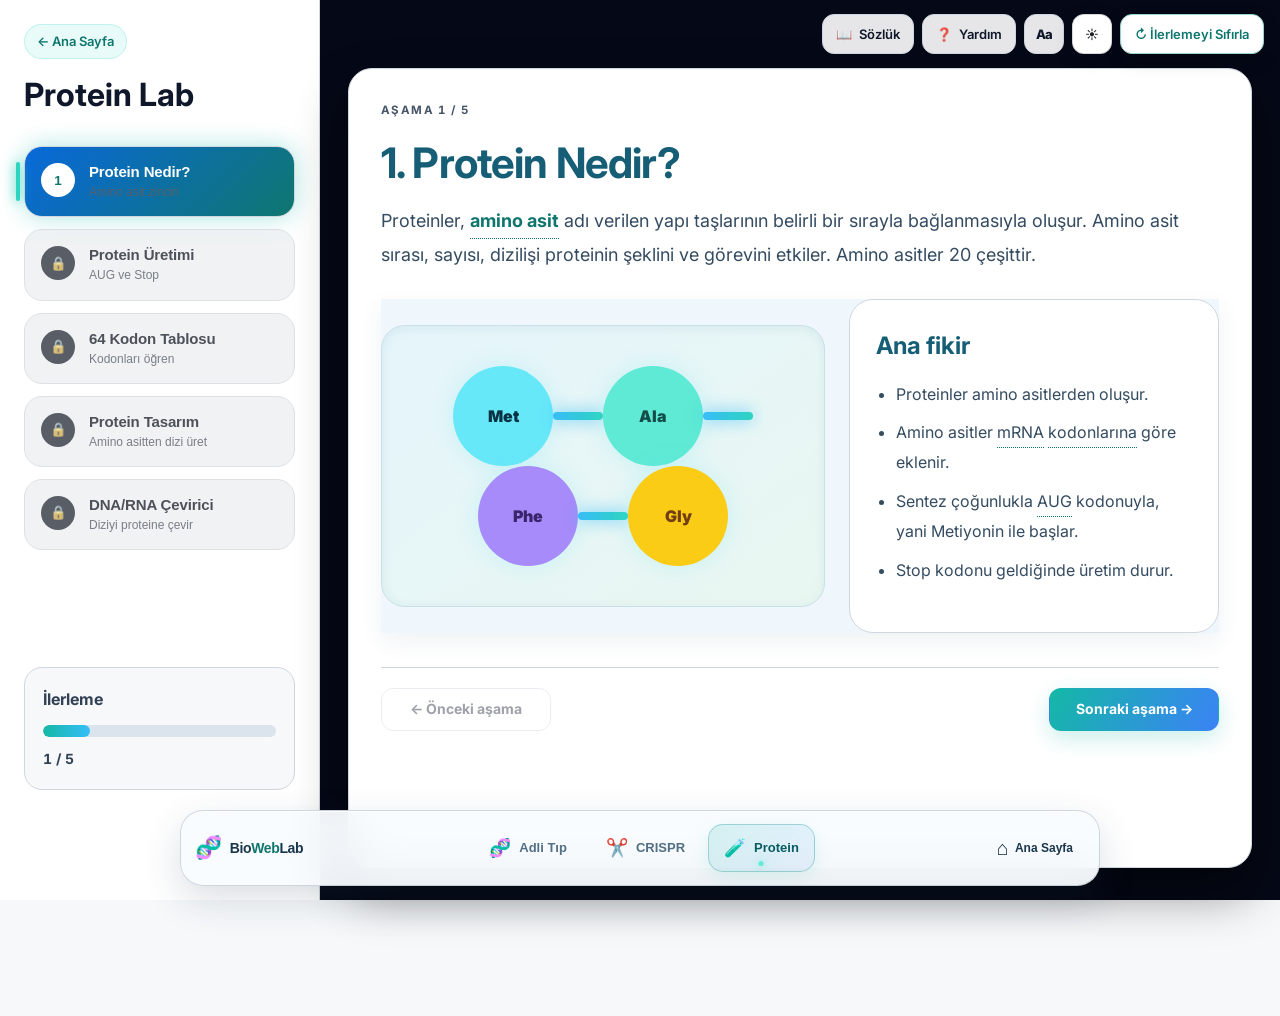
<file: pages/protein.html>
<!DOCTYPE html>
<html lang="tr">
<head>
<meta charset="UTF-8">
<meta name="viewport" content="width=device-width, initial-scale=1.0">
<title>Protein Mühendisliği | BioWebLab</title>
  <meta name="description" content="Kodon tablosu, DNA/RNA çevirisi ve amino asit dizisi tasarımıyla protein mühendisliğinin temelini keşfet.">
  <meta name="theme-color" content="#0d1117">
  <meta property="og:type" content="website">
  <meta property="og:title" content="Protein Mühendisliği | BioWebLab">
  <meta property="og:description" content="Kodon tablosu, DNA/RNA çevirisi ve amino asit dizisi tasarımıyla protein mühendisliğinin temelini keşfet.">
  <link rel="icon" href="data:image/svg+xml,%3Csvg xmlns='http://www.w3.org/2000/svg' viewBox='0 0 100 100'%3E%3Ctext y='.9em' font-size='90'%3E🧬%3C/text%3E%3C/svg%3E">
<link rel="stylesheet" href="protein.css">
  <link rel="stylesheet" href="modules-nav.css?v=3">
  <link rel="preconnect" href="https://fonts.googleapis.com">
  <link rel="preconnect" href="https://fonts.gstatic.com" crossorigin>
  <link href="https://fonts.googleapis.com/css2?family=Inter:wght@400;500;600;700;800&display=swap" rel="stylesheet">
  <link rel="stylesheet" href="ui-polish.css?v=1">
  <link rel="stylesheet" href="ui-tools.css?v=3">
  <link rel="stylesheet" href="mechanics.css?v=1">
</head>
<body>
<button id="theme-toggle" class="theme-toggle-btn" type="button" aria-label="Açık temaya geç" aria-pressed="false" title="Açık temaya geç">🌙</button>

<button class="reset-progress-btn" id="resetProgressBtn" type="button" title="Bu modülün ilerlemesini sıfırla" style="position:fixed;top:16px;right:18px;z-index:99999;display:inline-flex;align-items:center;gap:8px;padding:10px 14px;border:1px solid #67e8f9;border-radius:12px;background:#081121;color:#67e8f9;font:700 14px Arial,sans-serif;cursor:pointer;box-shadow:0 0 20px rgba(103,232,249,.25);">↻ İlerlemeyi Sıfırla</button>


<div class="app">

<aside class="sidebar">
  <div class="brand">
    <a href="../index.html">← Ana Sayfa</a>
    <h2>Protein Lab</h2>
  </div>

  <nav class="menu">
    <button class="menu-item active unlocked" data-step="1"><span>1</span><div><strong>Protein Nedir?</strong><small>Amino asit zinciri</small></div></button>
    <button class="menu-item locked" data-step="2"><span>🔒</span><div><strong>Protein Üretimi</strong><small>AUG ve Stop</small></div></button>
    <button class="menu-item locked" data-step="3"><span>🔒</span><div><strong>64 Kodon Tablosu</strong><small>Kodonları öğren</small></div></button>
    <button class="menu-item locked" data-step="4"><span>🔒</span><div><strong>Protein Tasarım</strong><small>Amino asitten dizi üret</small></div></button>
    <button class="menu-item locked" data-step="5"><span>🔒</span><div><strong>DNA/RNA Çevirici</strong><small>Diziyi proteine çevir</small></div></button>
    
  </nav>

  <div class="progress-box">
    <p>İlerleme</p>
    <div class="progress-bar"><div id="progressFill"></div></div>
    <span id="progressText">1 / 5</span>
  </div>
</aside>

<main class="content">

<section class="panel active-panel" id="panel1" data-info="1">
  <h1>1. Protein Nedir?</h1>
  <p>
    Proteinler, <strong>amino asit</strong> adı verilen yapı taşlarının belirli bir sırayla bağlanmasıyla oluşur.
    Amino asit sırası, sayısı, dizilişi proteinin şeklini ve görevini etkiler. Amino asitler 20 çeşittir.
  </p>

  <div class="protein-hero">
    <div class="amino-chain">
      <div class="amino acid-a">Met</div>
      <div class="bond"></div>
      <div class="amino acid-b">Ala</div>
      <div class="bond"></div>
      <div class="amino acid-c">Phe</div>
      <div class="bond"></div>
      <div class="amino acid-d">Gly</div>
    </div>

    <div class="hero-info">
      <h3>Ana fikir</h3>
      <ul>
        <li>Proteinler amino asitlerden oluşur.</li>
        <li>Amino asitler mRNA kodonlarına göre eklenir.</li>
        <li>Sentez çoğunlukla AUG kodonuyla, yani Metiyonin ile başlar.</li>
        <li>Stop kodonu geldiğinde üretim durur.</li>
      </ul>
    </div>
  </div>
</section>

<section class="panel" id="panel2" data-info="1">
  <h1>2. Protein Üretimi</h1>

  <p>
    DNA’daki bilgi önce mRNA’ya aktarılır. Ribozom mRNA’yı üçlü gruplar hâlinde okur.
    Bu üçlü gruplara <strong>kodon</strong> denir. Her kodon bir amino asidi ya da durma sinyalini temsil eder.
  </p>

  <div class="rule-grid">
    <div class="rule-card start-card">
      <h3>AUG</h3>
      <p>Başlangıç kodonudur. Metiyonin amino asidini kodlar.</p>
    </div>

    <div class="rule-card">
      <h3>Kodon</h3>
      <p>mRNA’daki üçlü baz dizisidir. Örnek: GCU → Alanin.</p>
    </div>

    <div class="rule-card stop-card">
      <h3>UAA / UAG / UGA</h3>
      <p>Stop kodonlarıdır. Protein sentezini bitirir.</p>
    </div>
  </div>

</section>

<section class="panel" id="panel3" data-info="1">
  <h1>3. 64 Kodon Tablosu</h1>
<h4><span style="color: #f59e0b; filter: drop-shadow(0 0 5px rgba(245,158,11,0.5));">⚠️</span> Bilgi &amp; Uyarı</h4>
    <p>
        Aşağıda mRNA’daki 61 kodonun hangi amino aside karşılık geldiğini görebilirsin.
        Bu tabloyu ezberlemek zorunda değilsin; çevirici araçlar bu tabloyu kullanarak çalışır. 
        <br><strong style="color: #67e8f9;">UYARI:</strong> Stop kodonlarına karşılık gelen amino asit yoktur.
    </p>

  <div class="codon-tools">
    <input id="codonSearch" type="text" placeholder="Kodon veya amino asit ara: AUG, Glisin, Stop..." oninput="filterCodonTable()">
  </div>

  <div id="codonTable" class="codon-table"></div>
</section>

<section class="panel" id="panel5">
  <h1>5. DNA/RNA → Protein Çevirici</h1>
  <p>Bilgi: DNA'dan RNA'ya dönüştürürken DNA'daki T,A,G,C nükleotitlerine karşılık RNA'da sırasıyla A,U,C,G nükleotitleri gelir.</p>

  <p>
    DNA veya RNA dizisi gir. Sistem diziyi kodonlara böler, AUG başlangıcını kontrol eder,
    Stop kodonunda durur ve oluşan amino asit dizisini gösterir.
  </p>

  <div class="converter-layout">
    <div class="converter-card">
      <h3>Dizi Girişi</h3>

      <label>Dizi türü</label>
      <select id="sequenceType">
        <option value="rna">RNA / mRNA</option>
        <option value="dna">DNA kalıp zinciri (3′→5′)</option>
        <option value="coding">DNA kodlayan zincir (5′→3′)</option>
      </select>

      <label>Dizi</label>
      <textarea id="sequenceInput" placeholder="Örnek RNA: AUGGCUUUUGGAUAA&#10;Örnek DNA kalıp: TACCGAAAACCTATT"></textarea>

      <button class="action-btn" onclick="convertSequence()">Proteine Çevir</button>
      <button class="action-btn secondary-btn" onclick="clearConverter()">Temizle</button>

      <div id="converterFeedback" class="feedback-box"></div>
    </div>

    <div class="converter-results">
      <h3>Sonuç</h3>

      <div class="result-block">
        <span>mRNA dizisi</span>
        <div id="rnaResult" class="sequence-output"></div>
      </div>

      <div class="result-block">
        <span>DNA kalıp karşılığı</span>
        <div id="dnaResult" class="sequence-output"></div>
      </div>

      <div class="result-block">
        <span>Kodonlar</span>
        <div id="codonResult" class="tag-output"></div>
      </div>

      <div class="result-block">
        <span>Amino asit dizisi</span>
        <div id="aminoResult" class="tag-output"></div>
      </div>
    </div>
  </div>
</section>

<section class="panel" id="panel4">
  <h1>4. Amino Asit → mRNA/DNA Tasarım Aracı</h1>

  <p>
    Harflerle amino asit dizisi yaz. Sistem olası mRNA kodonlarını ve DNA kalıp karşılıklarını üretir.
    Bakteri, arke ve organellerdeki protein üretimi hariç protein dizisi <strong>M(Metiyonin)</strong> amino asiti ile başlamalıdır. Stop belirtmezsen sistem sona Stop seçeneklerini ekler.
  </p>

  <div class="designer-layout">
    <div class="converter-card">
      <h3>Amino Asit Harfleri</h3>

      <div class="letter-help">
        <span>M Metiyonin</span>
        <span>A Alanin</span>
        <span>F Fenilalanin</span>
        <span>G Glisin</span>
        <span>L Lösin</span>
        <span>S Serin</span>
        <span>V Valin</span>
        <span>P Prolin</span>
        <span>T Treonin</span>
        <span>Y Tirozin</span>
        <span>H Histidin</span>
        <span>Q Glutamin</span>
        <span>N Asparajin</span>
        <span>K Lisin</span>
        <span>D Aspartat</span>
        <span>E Glutamik asit</span>
        <span>C Sistein</span>
        <span>W Triptofan</span>
        <span>R Arjinin</span>
        <span>I İzolösin</span>
        <span>* Stop</span>
      </div>

      <label>Protein harf dizisi</label>
      <input id="proteinLetters" type="text" placeholder="Örnek: MAFG* veya M A F G">

      <button class="action-btn" onclick="designFromAminoLetters()">Dizileri Oluştur</button>
      <button class="action-btn secondary-btn" onclick="clearDesigner()">Temizle</button>

      <div id="designerFeedback" class="feedback-box"></div>
    </div>

    <div class="converter-results">
      <h3>Üretilen Olasılıklar</h3>

      <div class="result-block">
        <span>Seçilen amino asitler</span>
        <div id="selectedAminoResult" class="tag-output"></div>
      </div>

      <div class="result-block">
        <span>Olası mRNA kodonları</span>
        <div id="possibleRnaResult" class="sequence-output"></div>
      </div>

      <div class="result-block">
        <span>Olası DNA kalıp karşılıkları</span>
        <div id="possibleDnaResult" class="sequence-output"></div>
      </div>

      <div class="result-block">
        <span>Örnek birleşik diziler</span>
        <div id="combinedResult" class="sequence-output"></div>
      </div>
    </div>
  </div>
</section>



</main>
</div>

<script src="theme.js"></script>
<script src="protein.js"></script>
  <script src="modules-nav.js?v=3"></script>
  <script src="ui-polish.js?v=1"></script>
  <script src="ui-tools.js?v=3"></script>
</body>
</html>
</file>
<file: style.css>
:root {
  --bg-color: #0d1117;
  --card-bg: rgba(22, 27, 34, 0.75);
  --text-main: #f0f6fc;
  --text-muted: #8b949e;
  --accent-cyan: #58a6ff;
  --accent-green: #3fb950;
  --border-color: rgba(240, 246, 252, 0.1);
  --shadow: 0 8px 32px 0 rgba(0, 0, 0, 0.37);
  --font-family: 'Inter', -apple-system, BlinkMacSystemFont, sans-serif;
}

[data-theme="light"] {
  --bg-color: #f6f8fa;
  --card-bg: rgba(255, 255, 255, 0.85);
  --text-main: #1f2328;
  --text-muted: #636c76;
  --accent-cyan: #0969da;
  --accent-green: #1a7f37;
  --border-color: rgba(31, 35, 40, 0.15);
  --shadow: 0 8px 32px 0 rgba(31, 38, 135, 0.07);
}

* {
  box-sizing: border-box;
  margin: 0;
  padding: 0;
}

body {
  font-family: var(--font-family);
  background-color: var(--bg-color);
  color: var(--text-main);
  line-height: 1.6;
  transition: background-color 0.3s, color 0.3s;
  overflow-x: hidden;
  position: relative;
}

/* Arka Plan Glow Efektleri */
.bg-glow {
  position: absolute;
  width: 300px;
  height: 300px;
  border-radius: 50%;
  filter: blur(120px);
  z-index: -1;
  opacity: 0.4;
}
.bg-glow-1 {
  top: -50px;
  left: -50px;
  background: var(--accent-cyan);
}
.bg-glow-2 {
  top: 400px;
  right: -50px;
  background: var(--accent-green);
}

/* Header & Nav */
.navbar {
  display: flex;
  justify-content: space-between;
  align-items: center;
  padding: 1.5rem 10%;
  backdrop-filter: blur(10px);
  border-bottom: 1px solid var(--border-color);
  position: sticky;
  top: 0;
  z-index: 100;
}

.logo {
  font-weight: 700;
  font-size: 1.5rem;
  letter-spacing: -0.5px;
}
.logo .highlight {
  color: var(--accent-cyan);
}

.nav-links {
  display: flex;
  align-items: center;
  gap: 1.5rem;
}

.nav-links a {
  color: var(--text-muted);
  text-decoration: none;
  font-weight: 600;
  transition: color 0.2s;
}

.nav-links a:hover {
  color: var(--text-main);
}

.theme-btn {
  background: transparent;
  border: 1px solid var(--border-color);
  color: var(--text-main);
  padding: 0.4rem 0.8rem;
  border-radius: 8px;
  cursor: pointer;
  font-size: 1rem;
  transition: background 0.2s;
}

.theme-btn:hover {
  background: var(--border-color);
}

/* Hero Section */
.hero {
  text-align: center;
  padding: 5rem 1rem 3rem 1rem;
  max-width: 800px;
  margin: 0 auto;
}

.badge {
  display: inline-block;
  padding: 0.3rem 0.9rem;
  font-size: 0.85rem;
  font-weight: 600;
  color: var(--accent-cyan);
  background: rgba(88, 166, 255, 0.1);
  border: 1px solid rgba(88, 166, 255, 0.2);
  border-radius: 20px;
  margin-bottom: 1rem;
}

.hero h1 {
  font-size: 2.8rem;
  line-height: 1.2;
  margin-bottom: 1rem;
}

.hero p {
  color: var(--text-muted);
  font-size: 1.15rem;
  margin-bottom: 2rem;
}

.hero-actions {
  display: flex;
  justify-content: center;
  gap: 1rem;
}

.btn {
  padding: 0.8rem 1.6rem;
  border-radius: 8px;
  text-decoration: none;
  font-weight: 600;
  transition: all 0.2s;
}

.primary-btn {
  background-color: var(--accent-cyan);
  color: #fff;
}
.primary-btn:hover {
  opacity: 0.9;
  transform: translateY(-2px);
}

.secondary-btn {
  border: 1px solid var(--border-color);
  color: var(--text-main);
}
.secondary-btn:hover {
  background-color: var(--border-color);
}

/* Modüller Bölümü */
.modules-section {
  padding: 4rem 10%;
}

.section-title {
  text-align: center;
  margin-bottom: 3rem;
}

.section-title h2 {
  font-size: 2rem;
  margin-bottom: 0.5rem;
}

.section-title p {
  color: var(--text-muted);
}

.grid-container {
  display: grid;
  grid-template-columns: repeat(auto-fit, minmax(280px, 1fr));
  gap: 2rem;
}

.module-card {
  background: var(--card-bg);
  border: 1px solid var(--border-color);
  border-radius: 12px;
  padding: 2rem;
  text-decoration: none;
  color: inherit;
  box-shadow: var(--shadow);
  backdrop-filter: blur(8px);
  transition: transform 0.3s, border-color 0.3s;
  position: relative;
  display: flex;
  flex-direction: column;
}

.module-card:hover {
  transform: translateY(-5px);
  border-color: var(--accent-cyan);
}

.card-badge {
  position: absolute;
  top: 1rem;
  right: 1rem;
  font-size: 0.75rem;
  color: var(--accent-green);
  background: rgba(63, 185, 80, 0.1);
  padding: 0.2rem 0.5rem;
  border-radius: 4px;
}

.card-icon {
  font-size: 2.5rem;
  margin-bottom: 1rem;
}

.module-card h3 {
  font-size: 1.3rem;
  margin-bottom: 0.5rem;
}

.module-card p {
  color: var(--text-muted);
  font-size: 0.95rem;
  margin-bottom: 1.5rem;
  flex-grow: 1;
}

.card-link {
  color: var(--accent-cyan);
  font-weight: 600;
  font-size: 0.9rem;
}

/* Hakkında */
.about-section {
  padding: 2rem 10% 5rem 10%;
}

.about-card {
  background: var(--card-bg);
  border: 1px solid var(--border-color);
  border-radius: 12px;
  padding: 2.5rem;
  text-align: center;
  max-width: 800px;
  margin: 0 auto;
}

.about-card h2 {
  margin-bottom: 1rem;
}

.about-card p {
  color: var(--text-muted);
}

/* Footer */
footer {
  text-align: center;
  padding: 2rem;
  border-top: 1px solid var(--border-color);
  color: var(--text-muted);
  font-size: 0.9rem;
}

/* Erişilebilir klavye odağı */
:where(a, button, input, select, textarea, [tabindex]):focus-visible {
  outline: 3px solid var(--accent-cyan);
  outline-offset: 4px;
}

/* Animasyonları daha kontrollü kullan */
.module-card,
.btn,
.theme-btn {
  -webkit-tap-highlight-color: transparent;
}

/* Küçük ekranlar */
@media (max-width: 700px) {
  .navbar {
    padding: 1rem 5%;
    gap: 1rem;
    flex-wrap: wrap;
  }

  .nav-links {
    gap: 1rem;
    flex-wrap: wrap;
  }

  .hero {
    padding: 3.5rem 5% 2rem;
  }

  .hero h1 {
    font-size: clamp(2rem, 7vw, 2.8rem);
  }

  .hero p {
    font-size: 1rem;
  }

  .hero-actions {
    flex-wrap: wrap;
  }

  .modules-section {
    padding: 3rem 5%;
  }

  .grid-container {
    grid-template-columns: minmax(0, 1fr);
    gap: 1.25rem;
  }

  .about-section {
    padding: 1rem 5% 3rem;
  }

  .about-card {
    padding: 1.5rem;
  }
}

/* Kullanıcının hareket azaltma tercihi */
@media (prefers-reduced-motion: reduce) {
  *,
  *::before,
  *::after {
    scroll-behavior: auto !important;
    animation-duration: 0.01ms !important;
    animation-iteration-count: 1 !important;
    transition-duration: 0.01ms !important;
  }
}


/* Ana sayfa: biyoteknoloji laboratuvarı görsel dili */
html { scroll-behavior:smooth; }
body { overflow-x:hidden; }
.bg-glow { filter:blur(90px); opacity:.48; animation: glowDrift 12s ease-in-out infinite alternate; }
.bg-glow-2 { animation-delay:-5s; }
.navbar { position:relative; z-index:2; backdrop-filter:blur(14px); }
.logo { letter-spacing:-.7px; }
.hero { position:relative; isolation:isolate; }
.hero::before {
  content:""; position:absolute; z-index:-1; width:min(68vw,720px); aspect-ratio:1;
  left:50%; top:8%; transform:translateX(-50%);
  background:radial-gradient(circle,rgba(20,184,166,.16),rgba(59,130,246,.08) 42%,transparent 70%);
  pointer-events:none; animation: heroPulse 7s ease-in-out infinite;
}
.badge { animation: badgeFloat 4s ease-in-out infinite; }
.hero h1 { text-wrap:balance; letter-spacing:-1.7px; }
.hero p { max-width:760px; margin-inline:auto; line-height:1.85; }
.btn { transition:transform .22s ease, box-shadow .22s ease, border-color .22s ease; }
.btn:hover { transform:translateY(-3px); }
.module-card {
  position:relative; overflow:hidden; isolation:isolate;
  transition:transform .28s ease, box-shadow .28s ease, border-color .28s ease;
  animation: cardRise .7s both;
}
.module-card:nth-child(2) { animation-delay:.12s; }
.module-card:nth-child(3) { animation-delay:.24s; }
.module-card::before {
  content:""; position:absolute; z-index:-1; inset:-1px;
  background:linear-gradient(120deg,transparent 15%,rgba(45,212,191,.11),transparent 70%);
  transform:translateX(-110%); transition:transform .65s ease;
}
.module-card:hover { transform:translateY(-8px); box-shadow:0 22px 50px rgba(0,0,0,.16); }
.module-card:hover::before { transform:translateX(110%); }
.card-icon { transition:transform .35s ease; }
.module-card:hover .card-icon { transform:translateY(-3px) rotate(-5deg) scale(1.08); }
.section-title h2, .about-card h2 { letter-spacing:-.7px; }
.about-card { backdrop-filter:blur(12px); }
:root[data-theme="light"] .hero h1 { color:#12364e; }
:root[data-theme="light"] .hero p { color:#425c70; }
:root[data-theme="light"] .module-card { box-shadow:0 12px 30px rgba(27,66,91,.08); }
:root[data-theme="light"] .module-card:hover { box-shadow:0 22px 45px rgba(27,66,91,.16); }
:root[data-theme="light"] .bg-glow { opacity:.24; }
@keyframes glowDrift { from { transform:translate3d(-2%,0,0) scale(.96); } to { transform:translate3d(3%,4%,0) scale(1.08); } }
@keyframes heroPulse { 0%,100% { opacity:.55; transform:translateX(-50%) scale(.94); } 50% { opacity:1; transform:translateX(-50%) scale(1.06); } }
@keyframes badgeFloat { 0%,100% { transform:translateY(0); } 50% { transform:translateY(-4px); } }
@keyframes cardRise { from { opacity:0; translate:0 16px; } to { opacity:1; translate:0 0; } }
@media(prefers-reduced-motion:reduce) {
  .bg-glow,.hero::before,.badge,.module-card { animation:none !important; }
  .module-card,.btn { transition:none !important; }
}


/* ── BioWebLab / editorial lab redesign ── */
:root { --accent-cyan:#54e1d2; --accent-green:#a3e635; }
body { background:radial-gradient(ellipse at 78% 8%,rgba(18,110,128,.18),transparent 35%),radial-gradient(ellipse at 10% 45%,rgba(80,65,150,.15),transparent 32%),var(--bg-color); }
header { max-width:1240px; margin:0 auto; padding:0 34px; }
.navbar { max-width:none; padding:26px 0; border-bottom:1px solid var(--border-color); }
.logo { font-size:20px; }
.nav-links a { font-size:13px; letter-spacing:.02em; }
.hero.hero-showcase { min-height:590px; display:grid; grid-template-columns:minmax(0,1.05fr) minmax(300px,.95fr); align-items:center; gap:30px; padding:74px 0 82px; position:relative; isolation:isolate; }
.hero-copy { position:relative; z-index:2; text-align:left; max-width:650px; }
.hero .badge { display:inline-flex; align-items:center; gap:10px; padding:10px 14px; border:1px solid rgba(84,225,210,.25); background:rgba(84,225,210,.07); color:var(--accent-cyan); border-radius:999px; font-size:10px; letter-spacing:.14em; font-weight:800; }
.status-pulse { width:7px;height:7px;border-radius:50%;background:#a3e635;box-shadow:0 0 0 5px rgba(163,230,53,.12); animation:statusPulse 2s infinite; }
.hero h1 { max-width:720px; margin:26px 0 22px; font-size:clamp(42px,6.1vw,78px); line-height:1.02; font-weight:800; letter-spacing:-.065em; }
.hero h1 span { color:var(--accent-cyan); }
.hero p { max-width:590px; margin:0; font-size:16px; line-height:1.9; color:var(--text-muted); }
.hero-actions { justify-content:flex-start; margin-top:32px; }
.btn { border-radius:12px; padding:14px 19px; font-size:13px; }
.primary-btn { background:linear-gradient(120deg,#16b8a8,#3b82f6); box-shadow:0 12px 28px rgba(20,184,166,.2); }
.secondary-btn { border:1px solid var(--border-color); background:var(--card-bg); }
.hero-visual { position:relative; width:min(100%,490px); aspect-ratio:1; justify-self:end; display:grid; place-items:center; isolation:isolate; }
.hero-visual::before { content:""; position:absolute; inset:12%; border-radius:50%; background:radial-gradient(circle,rgba(20,184,166,.22),rgba(59,130,246,.08) 48%,transparent 70%); filter:blur(12px); animation:visualGlow 5s ease-in-out infinite alternate; }
.visual-ring { position:absolute; width:76%; aspect-ratio:1; border:1px solid rgba(84,225,210,.2); border-radius:50%; transform:rotate(-24deg) scaleY(.62); }
.ring-a { animation:orbitSpin 24s linear infinite; }
.ring-b { width:88%; border-color:rgba(96,165,250,.2); transform:rotate(55deg) scaleY(.62); animation:orbitSpin 32s linear infinite reverse; }
.dna-helix { width:180px; height:300px; position:relative; display:flex; align-items:center; justify-content:space-around; transform:rotate(-17deg); filter:drop-shadow(0 0 18px rgba(84,225,210,.2)); }
.dna-helix::before,.dna-helix::after { content:""; position:absolute; top:0; bottom:0; width:4px; border-radius:99px; background:linear-gradient(180deg,#54e1d2,#60a5fa,#a3e635,#54e1d2); animation:helixWave 2.8s ease-in-out infinite alternate; }
.dna-helix::before { left:28px; }.dna-helix::after { right:28px; animation-delay:-1.4s; }
.dna-helix i { position:relative; z-index:1; width:4px; height:16px; border-radius:9px; background:linear-gradient(180deg,#54e1d2,#a3e635); transform:translateX(calc(sin(var(--n, 1)) * 30px)); animation:rungWave 2.8s ease-in-out infinite alternate; }
.dna-helix i:nth-child(2n) { background:#60a5fa; animation-delay:-.7s; }
.dna-helix i:nth-child(1) { --n:1; }.dna-helix i:nth-child(2) { --n:2; }.dna-helix i:nth-child(3) { --n:3; }.dna-helix i:nth-child(4) { --n:4; }.dna-helix i:nth-child(5) { --n:5; }.dna-helix i:nth-child(6) { --n:6; }.dna-helix i:nth-child(7) { --n:7; }.dna-helix i:nth-child(8) { --n:8; }.dna-helix i:nth-child(9) { --n:9; }.dna-helix i:nth-child(10) { --n:10; }.dna-helix i:nth-child(11) { --n:11; }.dna-helix i:nth-child(12) { --n:12; }
.floating-chip { position:absolute; z-index:2; padding:12px 15px; border:1px solid var(--border-color); border-radius:13px; background:color-mix(in srgb,var(--card-bg) 86%,transparent); box-shadow:var(--shadow); backdrop-filter:blur(12px); color:var(--text-muted); font-size:10px; letter-spacing:.12em; animation:chipFloat 5s ease-in-out infinite; }
.floating-chip b { color:var(--accent-cyan); margin-left:8px; }.chip-top { top:19%; right:0; }.chip-bottom { bottom:18%; left:0; animation-delay:-2.5s; }
.modules-section,.about-section { max-width:1240px; margin:0 auto; padding:72px 34px; }
.section-title { margin-bottom:34px; text-align:left; }.section-kicker { display:block; color:var(--accent-cyan); font-size:10px; letter-spacing:.18em; font-weight:800; margin-bottom:12px; }
.section-title h2,.about-card h2 { font-size:clamp(30px,4vw,46px); letter-spacing:-.055em; line-height:1.08; }
.section-title p { margin-top:13px; color:var(--text-muted); font-size:14px; }
.grid-container { gap:18px; }
.module-card { min-height:300px; padding:28px; border-radius:22px; border:1px solid var(--border-color); background:linear-gradient(145deg,var(--card-bg),color-mix(in srgb,var(--bg-color) 55%,transparent)); }
.card-badge { border-radius:999px; padding:7px 10px; font-size:9px; letter-spacing:.13em; text-transform:uppercase; }
.card-icon { width:58px; height:58px; display:grid; place-items:center; margin:25px 0 23px; border-radius:17px; background:rgba(84,225,210,.09); border:1px solid rgba(84,225,210,.17); font-size:27px; }
.module-card h3 { font-size:21px; letter-spacing:-.04em; }.module-card p { font-size:13px; line-height:1.85; color:var(--text-muted); }
.card-link { display:flex; justify-content:space-between; align-items:center; margin-top:24px; padding-top:16px; border-top:1px solid var(--border-color); font-size:12px; color:var(--accent-cyan); }
.card-link b { font-size:18px; transition:transform .2s; }.module-card:hover .card-link b { transform:translate(3px,-3px); }
.about-card { display:grid; grid-template-columns:.75fr 1.25fr; align-items:center; gap:48px; padding:42px; border:1px solid var(--border-color); border-radius:26px; background:linear-gradient(120deg,var(--card-bg),transparent); }
.about-card h2 { margin:0; }.about-card p { color:var(--text-muted); font-size:14px; line-height:2; }
footer { max-width:1240px; margin:0 auto; padding:26px 34px 125px; border-top:1px solid var(--border-color); }
footer p { display:flex; flex-wrap:wrap; justify-content:space-between; gap:10px; color:var(--text-muted); font-size:11px; }.footer-mark { color:var(--text-main); font-weight:800; }
:root[data-theme="light"] body { background:radial-gradient(ellipse at 78% 8%,rgba(13,148,136,.10),transparent 36%),radial-gradient(ellipse at 10% 45%,rgba(99,102,241,.07),transparent 32%),var(--bg-color); }
:root[data-theme="light"] .hero h1 { color:#102f45; }.hero h1 span { color:#0d9488; }
:root[data-theme="light"] .hero p { color:#536a7c; }
:root[data-theme="light"] .module-card { background:linear-gradient(145deg,rgba(255,255,255,.92),rgba(238,246,250,.75)); border-color:rgba(48,85,110,.15); }
@keyframes statusPulse { 0%,100% { box-shadow:0 0 0 4px rgba(163,230,53,.10); } 50% { box-shadow:0 0 0 8px rgba(163,230,53,.02); } }
@keyframes orbitSpin { to { rotate:360deg; } }
@keyframes visualGlow { from { opacity:.55;scale:.92; } to { opacity:1;scale:1.06; } }
@keyframes helixWave { from { transform:scaleY(.85);opacity:.65; } to { transform:scaleY(1.08);opacity:1; } }
@keyframes rungWave { from { transform:scaleX(.7) translateY(-5px); } to { transform:scaleX(1.7) translateY(5px); } }
@keyframes chipFloat { 0%,100% { translate:0 0; } 50% { translate:0 -9px; } }
@media(max-width:800px) {
 .hero.hero-showcase { grid-template-columns:1fr; padding:58px 0 48px; gap:8px; }
 .hero-copy { text-align:left; }.hero-visual { justify-self:center; width:min(88%,380px); margin-top:12px; }
 .modules-section,.about-section { padding:52px 20px; }.about-card { grid-template-columns:1fr; gap:18px; padding:28px; }
 header { padding:0 20px; }.navbar { padding:20px 0; }.section-title { text-align:left; }
}
@media(max-width:520px) {
 .hero h1 { font-size:clamp(40px,12vw,58px); }.hero p { font-size:14px; }
 .hero-actions { flex-wrap:wrap; }.module-card { min-height:0; padding:23px; }
 .grid-container { grid-template-columns:1fr; }.hero-visual { width:min(100%,330px); }
 .floating-chip { padding:9px 11px; }.chip-top { right:1%; }.chip-bottom { left:1%; }
}
@media(prefers-reduced-motion:reduce) {
 .status-pulse,.ring-a,.ring-b,.hero-visual::before,.dna-helix::before,.dna-helix::after,.dna-helix i,.floating-chip { animation:none!important; }
}


/* ══ BioWebLab · ana sayfa cilası (kontrast, gezinme, kart etkileşimi) ══ */

/* Açık temada nane yeşili vurgu beyaz zeminde okunmuyordu: koyu tonlara geç */
:root[data-theme="light"] {
  --accent-cyan: #0f766e;
  --accent-green: #4d7c0f;
  --text-muted: #51606f;
}
:root[data-theme="light"] .primary-btn { color: #fff; }

html { scroll-padding-top: 84px; }
body { font-feature-settings: "cv11", "ss01"; -webkit-font-smoothing: antialiased; }

/* Yapışkan, buzlu cam menü: sayfa boyunca erişilebilir */
header { display: contents; }
.navbar {
  position: sticky; top: 0; z-index: 100;
  padding: 14px max(20px, calc((100vw - 1240px) / 2 + 34px));
  background: color-mix(in srgb, var(--bg-color) 78%, transparent);
  -webkit-backdrop-filter: blur(16px) saturate(140%);
  backdrop-filter: blur(16px) saturate(140%);
}
.nav-links a { position: relative; padding: 6px 2px; }
.nav-links a:not(.btn)::after {
  content: ""; position: absolute; left: 0; right: 0; bottom: 0; height: 2px;
  background: var(--accent-cyan); border-radius: 2px;
  transform: scaleX(0); transform-origin: left; transition: transform .25s ease;
}
.nav-links a:hover::after { transform: scaleX(1); }
.theme-btn { width: 40px; height: 40px; display: inline-grid; place-items: center; padding: 0; border-radius: 12px; }
.theme-btn:hover { transform: rotate(-12deg) scale(1.06); }

/* Hero: tam genişlik, daha net hiyerarşi */
.hero.hero-showcase { max-width: 1240px; width: 100%; margin: 0 auto; padding-inline: 34px; }
.hero h1 span {
  background: linear-gradient(100deg, var(--accent-cyan), #60a5fa 70%);
  -webkit-background-clip: text; background-clip: text;
  -webkit-text-fill-color: transparent; color: transparent;
}
.hero-proof { display: flex; flex-wrap: wrap; gap: 10px; margin-top: 34px; }
.hero-proof span {
  padding: 8px 14px; font-size: 12px; color: var(--text-muted);
  border: 1px solid var(--border-color); border-radius: 999px;
  background: color-mix(in srgb, var(--card-bg) 70%, transparent);
}
.hero-proof b { color: var(--accent-cyan); margin-right: 4px; font-variant-numeric: tabular-nums; }

/* Modül kartları: tüm kart tıklanabilir, odak ve hover net */
.module-card { cursor: pointer; }
.module-card:hover { border-color: color-mix(in srgb, var(--accent-cyan) 55%, var(--border-color)); }
.module-card:hover h3 { color: var(--accent-cyan); }
.module-card h3 { transition: color .2s ease; }
.module-card:active { transform: translateY(-3px) scale(.995); }
.module-card:focus-visible { outline-offset: 4px; border-radius: 22px; }
.card-badge { color: var(--accent-cyan); background: color-mix(in srgb, var(--accent-cyan) 10%, transparent); border: 1px solid color-mix(in srgb, var(--accent-cyan) 22%, transparent); }
.card-icon { box-shadow: inset 0 1px 0 rgba(255,255,255,.08); }

/* Bölümler kaydırdıkça yumuşakça belirir (destekleyen tarayıcılarda) */
@supports (animation-timeline: view()) {
  .section-title, .about-card {
    animation: homeReveal linear both;
    animation-timeline: view();
    animation-range: entry 0% entry 35%;
  }
  @keyframes homeReveal { from { opacity: 0; translate: 0 22px; } to { opacity: 1; translate: 0 0; } }
}

/* Alt bilgi: dock ile çakışmasın, ortalı ve sakin */
footer p { justify-content: center; text-align: center; }

@media (max-width: 800px) {
  .navbar { padding: 12px 20px; }
  .hero.hero-showcase { padding-inline: 20px; }
  .hero-proof { margin-top: 26px; }
}
@media (prefers-reduced-motion: reduce) {
  .section-title, .about-card { animation: none !important; }
  .nav-links a::after, .theme-btn { transition: none !important; }
}

/* Yatay taşmayı engelle (arka plan ışımaları sağa taşıyordu); sticky'yi bozmaz */
body { overflow-x: clip; }

/* Hakkında kartı: kicker + başlık solda, metin sağda (3 çocuklu ızgara düzeltmesi) */
.about-card { max-width: none; text-align: left; grid-template-columns: minmax(0,.8fr) minmax(0,1.2fr); column-gap: 56px; row-gap: 0; align-items: center; }
.about-card .section-kicker { grid-column: 1; grid-row: 1; align-self: end; margin-bottom: 14px; }
.about-card h2 { grid-column: 1; grid-row: 2; align-self: start; text-align: left; }
.about-card p { grid-column: 2; grid-row: 1 / span 2; }
@media (max-width: 800px) {
  .about-card .section-kicker, .about-card h2, .about-card p { grid-column: 1; grid-row: auto; }
  .about-card .section-kicker { margin-bottom: 8px; }
  .about-card p { margin-top: 14px; }
}

/* Kartların alt bağlantı satırları aynı hizada */
.card-link { min-height: 52px; box-sizing: border-box; }
.module-card p { margin-bottom: 8px; }


/* ══ BioWebLab · jüri / kullanıcı odaklı ana sayfa eklemeleri ══ */

/* Kart: meta, kazanımlar, ilerleme */
.card-meta { display: flex; flex-wrap: wrap; gap: 7px; margin: 4px 0 14px; }
.meta-chip {
  padding: 4px 10px; font-size: 11px; font-weight: 700; letter-spacing: .03em;
  color: var(--text-muted); border: 1px solid var(--border-color); border-radius: 999px;
  background: color-mix(in srgb, var(--bg-color) 40%, transparent);
}
.card-outcomes { list-style: none; display: grid; gap: 8px; margin: 0 0 14px; padding: 0; }
.card-outcomes li { position: relative; padding-left: 22px; font-size: 12.5px; line-height: 1.55; color: var(--text-muted); }
.card-outcomes li::before {
  content: "✓"; position: absolute; left: 0; top: 0; width: 15px; height: 15px; display: grid; place-items: center;
  font-size: 9px; font-weight: 800; color: var(--accent-cyan); border-radius: 50%;
  background: color-mix(in srgb, var(--accent-cyan) 14%, transparent); margin-top: 3px;
}
.card-progress { display: grid; gap: 6px; margin: 0 0 6px; }
.card-progress[hidden] { display: none; }
.card-progress-bar { height: 6px; border-radius: 999px; overflow: hidden; background: var(--border-color); }
.card-progress-bar i { display: block; height: 100%; width: 0; border-radius: 999px; background: linear-gradient(90deg, #14b8a6, #3b82f6); transition: width .6s ease; }
.card-progress span { font-size: 11.5px; font-weight: 600; color: var(--accent-cyan); }
.module-card p { flex-grow: 0; }
.module-card .card-link { margin-top: auto; }

/* Nasıl çalışır */
.how-section { max-width: 1240px; margin: 0 auto; padding: 24px 34px 56px; }
.how-grid { list-style: none; display: grid; grid-template-columns: repeat(3, minmax(0, 1fr)); gap: 18px; margin: 0; padding: 0; counter-reset: how; }
.how-grid li {
  position: relative; padding: 26px 26px 28px; border: 1px solid var(--border-color); border-radius: 22px;
  background: linear-gradient(145deg, var(--card-bg), color-mix(in srgb, var(--bg-color) 55%, transparent));
}
.how-num {
  display: block; margin-bottom: 14px; font-size: 40px; font-weight: 800; letter-spacing: -.05em; line-height: 1;
  background: linear-gradient(120deg, var(--accent-cyan), #60a5fa); -webkit-background-clip: text; background-clip: text;
  -webkit-text-fill-color: transparent; color: transparent; font-variant-numeric: tabular-nums;
}
.how-grid h3 { font-size: 19px; letter-spacing: -.03em; margin-bottom: 8px; }
.how-grid p { font-size: 13.5px; line-height: 1.8; color: var(--text-muted); }
.feature-chips { list-style: none; display: flex; flex-wrap: wrap; gap: 10px; margin: 22px 0 0; padding: 0; }
.feature-chips li {
  display: inline-flex; align-items: center; gap: 8px; padding: 9px 15px; font-size: 12.5px; font-weight: 600;
  border: 1px solid var(--border-color); border-radius: 999px; color: var(--text-main);
  background: color-mix(in srgb, var(--card-bg) 80%, transparent);
}

/* Alt bilgi bağlantıları */
.footer-links { display: flex; flex-wrap: wrap; justify-content: center; gap: 6px 22px; margin-top: 16px; }
.footer-links a { font-size: 12px; font-weight: 600; color: var(--text-muted); text-decoration: none; padding: 4px 0; transition: color .2s; }
.footer-links a:hover { color: var(--accent-cyan); }

@media (max-width: 800px) {
  .how-section { padding: 12px 20px 40px; }
  .how-grid { grid-template-columns: 1fr; }
}


/* ==========================================================================
   Performans: ana sayfa animasyonlarını hafiflet
   - Büyük blur filtreli ve sürekli animasyonlu ışımalar sabit gradyana çevrildi
   - drop-shadow / backdrop-filter gibi her karede yeniden boyanan efektler kaldırıldı
   - Kaydırmaya bağlı animasyon kaldırıldı
   - Hero animasyonları ekran dışındayken ve sekme gizliyken duraklar (main.js)
   ========================================================================== */
.bg-glow { filter: none !important; animation: none !important; width: 560px; height: 560px; opacity: .5; }
.bg-glow-1 { top: -240px; left: -240px; background: radial-gradient(circle, color-mix(in srgb, var(--accent-cyan) 45%, transparent), transparent 68%); }
.bg-glow-2 { top: 260px; right: -260px; background: radial-gradient(circle, color-mix(in srgb, var(--accent-green) 40%, transparent), transparent 68%); }
.hero::before { animation: none !important; opacity: .8; }
.hero-visual::before { filter: none !important; animation: none !important; }
.dna-helix { filter: none !important; }
.dna-helix::before, .dna-helix::after, .dna-helix i, .visual-ring, .floating-chip { will-change: transform; }
.navbar { -webkit-backdrop-filter: none !important; backdrop-filter: none !important; background: color-mix(in srgb, var(--bg-color) 94%, transparent); }
.floating-chip, .about-card, .module-card { -webkit-backdrop-filter: none !important; backdrop-filter: none !important; }
.section-title, .about-card { animation: none !important; animation-timeline: auto !important; }
html { scroll-behavior: smooth; }
.hero-paused .hero-visual,
.hero-paused .hero-visual *,
.hero-paused .hero-visual::before,
.hero-paused .hero-visual *::before,
.hero-paused .hero-visual *::after,
.hero-paused .badge,
.hero-paused .status-pulse { animation-play-state: paused !important; }
</file>
<file: pages/modules-nav.css>
:root {
  --module-dock-bg: rgba(7, 17, 34, .88);
  --module-dock-border: rgba(125, 211, 252, .22);
  --module-dock-text: #dbeafe;
  --module-dock-muted: #9bb3ca;
  --module-dock-accent: #38d9d0;
}
.module-dock {
  position: fixed;
  z-index: 9000;
  left: 50%;
  bottom: max(14px, env(safe-area-inset-bottom));
  transform: translateX(-50%);
  width: min(920px, calc(100vw - 32px));
  min-height: 76px;
  display: flex;
  align-items: center;
  justify-content: space-between;
  gap: 18px;
  padding: 10px 14px;
  border: 1px solid var(--module-dock-border);
  border-radius: 23px;
  color: var(--module-dock-text);
  background: var(--module-dock-bg);
  box-shadow: 0 14px 42px rgba(0,0,0,.28), inset 0 1px 0 rgba(255,255,255,.08);
  -webkit-backdrop-filter: blur(22px) saturate(145%);
  backdrop-filter: blur(22px) saturate(145%);
  animation: moduleDockIn .42s cubic-bezier(.2,.8,.2,1) both;
}
.module-dock-brand, .module-dock-home, .module-dock-link {
  color: inherit;
  text-decoration: none;
  -webkit-tap-highlight-color: transparent;
}
.module-dock-brand {
  display: inline-flex;
  align-items: center;
  gap: 8px;
  flex: 0 0 auto;
  font: 800 14px/1 Arial, sans-serif;
  letter-spacing: -.35px;
  white-space: nowrap;
}
.module-dock-brand > span:last-child > span { color: var(--module-dock-accent); }
.module-dock-brand-icon { font-size: 22px; }
.module-dock-links {
  display: flex;
  align-items: center;
  justify-content: center;
  gap: 7px;
  min-width: 0;
}
.module-dock-link {
  position: relative;
  min-height: 48px;
  display: inline-flex;
  align-items: center;
  justify-content: center;
  gap: 8px;
  padding: 0 15px;
  border: 1px solid transparent;
  border-radius: 15px;
  color: var(--module-dock-muted);
  font: 700 13px/1.15 Arial, sans-serif;
  white-space: nowrap;
  transition: color .2s ease, background .2s ease, border-color .2s ease, transform .2s ease;
}
.module-dock-link:hover {
  color: #fff;
  background: rgba(255,255,255,.08);
  transform: translateY(-2px);
}
.module-dock-link.is-active {
  color: #f0ffff;
  background: linear-gradient(135deg, rgba(20,184,166,.24), rgba(59,130,246,.20));
  border-color: rgba(45,212,191,.42);
  box-shadow: inset 0 1px 0 rgba(255,255,255,.09), 0 5px 18px rgba(20,184,166,.12);
}
.module-dock-icon { font-size: 18px; line-height: 1; }
.module-dock-dot {
  position: absolute;
  width: 5px;
  height: 5px;
  bottom: 5px;
  left: 50%;
  border-radius: 50%;
  background: #5eead4;
  box-shadow: 0 0 9px #5eead4;
  transform: translateX(-50%);
}
.module-dock-home {
  display: inline-flex;
  align-items: center;
  gap: 6px;
  flex: 0 0 auto;
  padding: 10px 12px;
  border-radius: 13px;
  color: var(--module-dock-muted);
  font: 700 12px Arial, sans-serif;
  white-space: nowrap;
  transition: .2s ease;
}
.module-dock-home > span:first-child { font-size: 20px; line-height: 12px; }
.module-dock-home:hover { color: #fff; background: rgba(255,255,255,.08); }
.module-dock-spacer { height: 116px; width: 100%; pointer-events: none; }
body.module-leaving { opacity: .72; transition: opacity .13s ease; }
@keyframes moduleDockIn {
  from { opacity: 0; transform: translate(-50%, 18px); }
  to { opacity: 1; transform: translate(-50%, 0); }
}
@media (max-width: 680px) {
  .module-dock {
    width: calc(100vw - 20px);
    min-height: 68px;
    bottom: max(9px, env(safe-area-inset-bottom));
    padding: 8px;
    gap: 6px;
    border-radius: 20px;
  }
  .module-dock-brand { display: none; }
  .module-dock-links { flex: 1; gap: 5px; }
  .module-dock-link {
    flex: 1 1 0;
    min-width: 0;
    min-height: 48px;
    flex-direction: column;
    gap: 4px;
    padding: 5px 3px;
    border-radius: 13px;
    font-size: 11px;
  }
  .module-dock-icon { font-size: 18px; }
  .module-dock-home {
    flex-direction: column;
    gap: 3px;
    padding: 5px 7px;
    font-size: 10px;
  }
  .module-dock-home > span:first-child { font-size: 19px; }
  .module-dock-spacer { height: 100px; }
}
@media (max-width: 360px) {
  .module-dock-link { font-size: 10px; }
  .module-dock-home { padding-inline: 4px; }
}
@media (prefers-reduced-motion: reduce) {
  .module-dock { animation: none; }
  .module-dock-link, body.module-leaving { transition: none; }
}

/* Tema değişince dock da anında uyum sağlar */
:root[data-theme="light"] {
  --module-dock-bg: rgba(250,253,255,.92);
  --module-dock-border: rgba(100,130,155,.28);
  --module-dock-text: #18334b;
  --module-dock-muted: #587087;
  --module-dock-accent: #0d9488;
}
:root[data-theme="light"] .module-dock {
  box-shadow: 0 14px 38px rgba(33,65,92,.16), inset 0 1px 0 rgba(255,255,255,.95);
}
:root[data-theme="light"] .module-dock-link:hover,
:root[data-theme="light"] .module-dock-home:hover {
  color:#15324a;
  background:rgba(15,118,110,.09);
}
:root[data-theme="light"] .module-dock-link.is-active {
  color:#075b61;
  background:linear-gradient(135deg,rgba(20,184,166,.16),rgba(59,130,246,.10));
  border-color:rgba(13,148,136,.32);
}
.module-dock-theme {
  flex:0 0 auto;
  width:42px;
  height:42px;
  display:inline-grid;
  place-items:center;
  border:1px solid var(--module-dock-border);
  border-radius:13px;
  color:var(--module-dock-text);
  background:rgba(255,255,255,.07);
  font-size:19px;
  cursor:pointer;
  transition:transform .2s ease, background .2s ease;
}
.module-dock-theme:hover { transform:translateY(-2px) rotate(-5deg); background:rgba(45,212,191,.13); }
@media(max-width:680px) {
  .module-dock-theme { width:36px; height:36px; border-radius:11px; }
}


/* Navigation palette follows the shared theme on every page */
html[data-theme="light"] .module-dock {
  --module-dock-bg: rgba(249,252,255,.94);
  --module-dock-border: rgba(71,105,132,.25);
  --module-dock-text: #19364c;
  --module-dock-muted: #536f83;
  --module-dock-accent: #0d9488;
  background:var(--module-dock-bg) !important;
  color:var(--module-dock-text) !important;
  border-color:var(--module-dock-border) !important;
  box-shadow:0 14px 38px rgba(30,58,78,.16),inset 0 1px 0 rgba(255,255,255,.95) !important;
}
html[data-theme="light"] .module-dock .module-dock-link { color:var(--module-dock-muted); }
html[data-theme="light"] .module-dock .module-dock-link.is-active { color:#075b61; }
html[data-theme="light"] .module-dock .module-dock-brand,
html[data-theme="light"] .module-dock .module-dock-home { color:var(--module-dock-text); }
</file>
<file: pages/ui-tools.css>
/* ==========================================================================
   BioWebLab · Kullanım kolaylığı araçları (ortak): sözlük çekmecesi, terim balonu,
   araç düğmeleri, adım gezinmesi, erişilebilirlik tercihleri
   ========================================================================== */
:root {
  --bwl-bg: #0f172a;
  --bwl-surface: #162036;
  --bwl-text: #e2e8f0;
  --bwl-muted: #94a3b8;
  --bwl-border: rgba(148, 163, 184, .28);
  --bwl-accent: #2dd4bf;
  --bwl-accent-ink: #042f2e;
  --bwl-btn-bg: rgba(15, 23, 42, .72);
  --bwl-ease: cubic-bezier(.2, .8, .2, 1);
}
:root[data-theme="light"] {
  --bwl-bg: #ffffff;
  --bwl-surface: #f1f5f9;
  --bwl-text: #0f172a;
  --bwl-muted: #475569;
  --bwl-border: #cbd5e1;
  --bwl-accent: #0f766e;
  --bwl-accent-ink: #ffffff;
  --bwl-btn-bg: rgba(255, 255, 255, .9);
}

/* ---------- İçeriğe geç ---------- */
.bwl-skip {
  position: fixed; top: 8px; left: 8px; z-index: 200000;
  padding: 10px 16px; border-radius: 10px; font: 700 14px/1 Inter, system-ui, sans-serif;
  background: var(--bwl-accent); color: var(--bwl-accent-ink); text-decoration: none;
  transform: translateY(-160%); transition: transform .2s var(--bwl-ease);
}
.bwl-skip:focus { transform: none; outline: 3px solid var(--bwl-text); outline-offset: 2px; }
main:focus { outline: none; }

/* ---------- Araç düğmeleri ---------- */
.bwl-tools-btn {
  display: inline-flex; align-items: center; justify-content: center; gap: 7px;
  height: 40px; padding: 0 13px; border-radius: 12px; cursor: pointer;
  border: 1px solid var(--bwl-border); background: var(--bwl-btn-bg); color: var(--bwl-text);
  font: 600 13px/1 Inter, system-ui, Arial, sans-serif;
  -webkit-backdrop-filter: blur(14px); backdrop-filter: blur(14px);
  transition: transform .2s var(--bwl-ease), border-color .2s, background .2s;
}
.bwl-tools-btn:hover { transform: translateY(-2px); border-color: var(--bwl-accent); }
.bwl-tools-btn:active { transform: scale(.97); }
.bwl-tools-icon { width: 40px; padding: 0; font-weight: 800; letter-spacing: -.04em; }
.nav-links .bwl-tools-btn { color: var(--bwl-text); }
.bwl-fab { position: fixed; top: 14px; right: 14px; z-index: 99999; display: flex; gap: 8px; }
@media (max-width: 700px) {
  .bwl-tools-label { display: none; }
  .bwl-tools-btn:not(.bwl-tools-icon) { width: 40px; padding: 0; }
}

/* ---------- Metin içi terimler ve balon ---------- */
.gl-term {
  all: unset; display: inline; cursor: help; color: inherit; font: inherit;
  border-bottom: 1.5px dotted var(--bwl-accent);
  transition: background .15s, color .15s;
}
.gl-term:hover { background: color-mix(in srgb, var(--bwl-accent) 16%, transparent); color: var(--bwl-accent); }
.gl-term:focus-visible { outline: 3px solid var(--bwl-accent); outline-offset: 2px; border-radius: 4px; }

.bwl-pop {
  position: absolute; z-index: 9500; width: min(320px, calc(100vw - 16px)); padding: 14px 16px;
  border-radius: 14px; border: 1px solid var(--bwl-border); background: var(--bwl-bg); color: var(--bwl-text);
  box-shadow: 0 18px 44px rgba(0, 0, 0, .35); font: 400 13.5px/1.55 Inter, system-ui, sans-serif;
  animation: bwlPop .18s var(--bwl-ease) both;
}
.bwl-pop strong { display: block; margin-bottom: 4px; font-size: 14px; color: var(--bwl-accent); }
.bwl-pop p { margin: 0 0 10px; color: var(--bwl-text); max-width: none; }
.bwl-pop-link { all: unset; cursor: pointer; font: 700 12.5px Inter, system-ui, sans-serif; color: var(--bwl-accent); }
.bwl-pop-link:hover { text-decoration: underline; }
.bwl-pop-link:focus-visible { outline: 3px solid var(--bwl-accent); outline-offset: 3px; border-radius: 4px; }
@keyframes bwlPop { from { opacity: 0; transform: translateY(6px) scale(.98); } to { opacity: 1; transform: none; } }

/* ---------- Çekmece ---------- */
body.bwl-lock { overflow: hidden; }
.bwl-overlay { position: fixed; inset: 0; z-index: 100000; background: rgba(2, 6, 23, .55); -webkit-backdrop-filter: blur(3px); backdrop-filter: blur(3px); opacity: 0; transition: opacity .22s; }
.bwl-overlay.open { opacity: 1; }
.bwl-overlay[hidden], .bwl-drawer[hidden] { display: none; }
.bwl-drawer {
  position: fixed; top: 0; right: 0; bottom: 0; z-index: 100001; width: min(440px, 100vw);
  display: flex; flex-direction: column; background: var(--bwl-bg); color: var(--bwl-text);
  border-left: 1px solid var(--bwl-border); box-shadow: -24px 0 64px rgba(0, 0, 0, .35);
  transform: translateX(100%); transition: transform .26s var(--bwl-ease);
  font-family: Inter, system-ui, -apple-system, 'Segoe UI', Arial, sans-serif; font-size: 14px; line-height: 1.55;
}
.bwl-drawer.open { transform: none; }
.bwl-drawer-head { display: flex; align-items: center; justify-content: space-between; padding: 18px 20px 10px; font-size: 17px; }
.bwl-close {
  width: 38px; height: 38px; border-radius: 11px; cursor: pointer; font-size: 15px;
  border: 1px solid var(--bwl-border); background: var(--bwl-surface); color: var(--bwl-text);
}
.bwl-close:hover { border-color: var(--bwl-accent); }
.bwl-tabs { display: flex; gap: 6px; padding: 0 16px 12px; border-bottom: 1px solid var(--bwl-border); }
.bwl-tab {
  flex: 1; padding: 10px 6px; border-radius: 11px; cursor: pointer; white-space: nowrap;
  border: 1px solid transparent; background: transparent; color: var(--bwl-muted); font: 700 13px Inter, system-ui, sans-serif;
  transition: background .2s, color .2s;
}
.bwl-tab:hover { color: var(--bwl-text); background: var(--bwl-surface); }
.bwl-tab[aria-selected="true"] { background: color-mix(in srgb, var(--bwl-accent) 16%, transparent); color: var(--bwl-accent); border-color: color-mix(in srgb, var(--bwl-accent) 40%, transparent); }
.bwl-drawer-body { flex: 1; overflow-y: auto; padding: 16px 20px 40px; overscroll-behavior: contain; }
.bwl-pane[hidden] { display: none; }

.bwl-search {
  width: 100%; padding: 12px 14px; border-radius: 12px; font: 500 14px Inter, system-ui, sans-serif;
  border: 1px solid var(--bwl-border); background: var(--bwl-surface); color: var(--bwl-text);
}
.bwl-search::placeholder { color: var(--bwl-muted); }
.bwl-search:focus { outline: 3px solid color-mix(in srgb, var(--bwl-accent) 55%, transparent); border-color: var(--bwl-accent); }
.bwl-count { margin: 10px 2px 8px; font-size: 12px; color: var(--bwl-muted); }
.bwl-gl-list { list-style: none; margin: 0; padding: 0; display: grid; gap: 10px; }
.bwl-gl-item { padding: 13px 15px; border-radius: 13px; border: 1px solid var(--bwl-border); background: var(--bwl-surface); transition: border-color .3s, box-shadow .3s; }
.bwl-gl-item.flash { border-color: var(--bwl-accent); box-shadow: 0 0 0 3px color-mix(in srgb, var(--bwl-accent) 30%, transparent); }
.bwl-gl-top { display: flex; align-items: center; justify-content: space-between; gap: 10px; margin-bottom: 4px; }
.bwl-gl-top strong { font-size: 14.5px; }
.bwl-gl-tag { flex: none; padding: 2px 9px; border-radius: 999px; font-size: 10.5px; font-weight: 700; letter-spacing: .04em; color: var(--bwl-accent); background: color-mix(in srgb, var(--bwl-accent) 12%, transparent); }
.bwl-gl-item p { margin: 0; color: var(--bwl-muted); font-size: 13.5px; max-width: none; }

.bwl-help-sec { margin-bottom: 20px; }
.bwl-help-sec h3 { margin: 0 0 8px; font-size: 13px; letter-spacing: .08em; text-transform: uppercase; color: var(--bwl-accent); }
.bwl-help-sec ul { margin: 0; padding-left: 18px; display: grid; gap: 6px; color: var(--bwl-text); }
.bwl-help-sec li { max-width: none; }
.bwl-note { margin: 10px 0 0; font-size: 12.5px; color: var(--bwl-muted); max-width: none; }
.bwl-sizes { display: flex; gap: 8px; }
.bwl-size {
  flex: 1; height: 46px; border-radius: 12px; cursor: pointer; font: 800 15px Inter, system-ui, sans-serif;
  border: 1px solid var(--bwl-border); background: var(--bwl-surface); color: var(--bwl-text);
}
.bwl-size[aria-pressed="true"] { background: var(--bwl-accent); color: var(--bwl-accent-ink); border-color: var(--bwl-accent); }
.bwl-switch { display: flex; align-items: flex-start; gap: 12px; padding: 12px 0; cursor: pointer; border-bottom: 1px solid var(--bwl-border); }
.bwl-switch input { position: absolute; opacity: 0; pointer-events: none; }
.bwl-switch-ui { flex: none; position: relative; width: 44px; height: 26px; margin-top: 2px; border-radius: 999px; background: var(--bwl-border); transition: background .2s; }
.bwl-switch-ui::after { content: ""; position: absolute; top: 3px; left: 3px; width: 20px; height: 20px; border-radius: 50%; background: #fff; box-shadow: 0 1px 4px rgba(0,0,0,.3); transition: transform .2s var(--bwl-ease); }
.bwl-switch input:checked + .bwl-switch-ui { background: var(--bwl-accent); }
.bwl-switch input:checked + .bwl-switch-ui::after { transform: translateX(18px); }
.bwl-switch input:focus-visible + .bwl-switch-ui { outline: 3px solid var(--bwl-accent); outline-offset: 3px; }
.bwl-switch-text strong { display: block; font-size: 14px; }
.bwl-switch-text small { color: var(--bwl-muted); font-size: 12.5px; }
.bwl-reset { margin-top: 18px; padding: 11px 16px; border-radius: 12px; cursor: pointer; border: 1px solid var(--bwl-border); background: transparent; color: var(--bwl-text); font: 700 13px Inter, system-ui, sans-serif; }
.bwl-reset:hover { border-color: var(--bwl-accent); color: var(--bwl-accent); }
.bwl-drawer :where(button, input, a):focus-visible { outline: 3px solid var(--bwl-accent); outline-offset: 2px; }

/* ---------- Modüller: aşama göstergesi ve standart gezinme ---------- */
.bwl-stepnav { display: flex; align-items: center; margin: 0 0 18px; min-height: 20px; }
.bwl-stepinfo { font: 700 11.5px/1 Inter, system-ui, sans-serif; letter-spacing: .12em; text-transform: uppercase; color: var(--bwl-muted); font-variant-numeric: tabular-nums; }
.bwl-stagenav { display: flex; align-items: center; justify-content: space-between; gap: 12px; flex-wrap: wrap; margin: 34px 0 0; padding-top: 20px; border-top: 1px solid var(--bwl-border); }
.bwl-stagenav-btn {
  display: inline-flex; align-items: center; justify-content: center; gap: 8px; min-width: 170px;
  padding: 12px 20px; border-radius: 12px; cursor: pointer; text-decoration: none;
  font: 700 14px Inter, system-ui, sans-serif; line-height: 1.2;
  border: 1px solid var(--bwl-border); background: transparent; color: var(--bwl-text);
  transition: transform .2s var(--bwl-ease), border-color .2s, box-shadow .2s, opacity .2s;
}
.bwl-stagenav-btn.is-prev:hover:not(:disabled) { border-color: var(--bwl-accent); color: var(--bwl-accent); transform: translateX(-3px); }
.bwl-stagenav-btn.is-next { color: #fff; border-color: transparent; background: linear-gradient(120deg, #14b8a6, #3b82f6); box-shadow: 0 8px 22px rgba(20, 184, 166, .22); }
.bwl-stagenav-btn.is-next:hover:not(:disabled) { transform: translateX(3px); box-shadow: 0 10px 26px rgba(20, 184, 166, .32); }
.bwl-stagenav-btn:disabled { opacity: .4; cursor: not-allowed; box-shadow: none; }
.bwl-stagenav-btn:focus-visible { outline: 3px solid var(--bwl-accent); outline-offset: 3px; }
.bwl-stagenav-hint { flex: 1 1 160px; text-align: center; font-size: 12.5px; color: var(--bwl-muted); }
@media (max-width: 560px) { .bwl-stagenav-btn { flex: 1 1 100%; } .bwl-stagenav-hint { order: 3; flex-basis: 100%; } }

/* ---------- Erişilebilirlik tercihleri ---------- */
.bwl-calm *, .bwl-calm *::before, .bwl-calm *::after {
  animation: none !important; transition: none !important; scroll-behavior: auto !important;
}
.bwl-calm .bg-glow, .bwl-calm .hero-orbit, .bwl-calm .visual-ring { display: none !important; }
.bwl-read body { line-height: 1.9; letter-spacing: .012em; word-spacing: .06em; }
.bwl-read .panel p, .bwl-read .panel li, .bwl-read .stage p, .bwl-read .stage li, .bwl-read .about-card p, .bwl-read .hero p { max-width: 62ch; line-height: 1.95; }

@media (prefers-reduced-motion: reduce) {
  .bwl-drawer, .bwl-overlay, .bwl-pop, .bwl-skip { transition: none !important; animation: none !important; }
}
</file>
<file: pages/adli-tip.css>
*{margin:0;padding:0;box-sizing:border-box}

body{
font-family:Arial, Helvetica, sans-serif;
background:#eef2f7;
color:#1e293b;
}

.app{
display:grid;
grid-template-columns:320px minmax(0,1fr);
min-height:100vh;
}

.sidebar{
background:white;
padding:24px;
border-right:1px solid #dbe2ea;
display:flex;
flex-direction:column;
gap:24px;
}

.brand a{
text-decoration:none;
color:#0f766e;
font-weight:bold;
}

.brand h2{
margin-top:10px;
font-size:32px;
color:#0f172a;
}

.menu{
display:flex;
flex-direction:column;
gap:12px;
}

.menu-item{
border:none;
background:#f8fafc;
padding:16px;
border-radius:18px;
cursor:pointer;
display:flex;
gap:14px;
align-items:flex-start;
text-align:left;
transition:0.25s;
}

.menu-item span{
width:34px;
height:34px;
border-radius:50%;
background:#d1fae5;
display:flex;
justify-content:center;
align-items:center;
font-weight:bold;
color:#065f46;
flex-shrink:0;
}

.menu-item strong{
display:block;
font-size:16px;
margin-bottom:4px;
}

.menu-item small{
font-size:12px;
color:#64748b;
}

.menu-item:hover{transform:translateY(-2px)}

.menu-item.active{
background:#0f766e;
color:white;
}

.menu-item.active span{
background:white;
color:#0f766e;
}

.menu-item.active small{color:#d1fae5}

.menu-item.locked{
background:#e5e7eb;
cursor:not-allowed;
opacity:0.8;
}

.menu-item.locked span{
background:#cbd5e1;
color:#334155;
}

.menu-item.locked:hover{transform:none}

.progress-box{
margin-top:auto;
background:#f8fafc;
padding:18px;
border-radius:18px;
}

.progress-box p{
font-weight:bold;
margin-bottom:12px;
}

.progress-bar{
height:12px;
background:#dbeafe;
border-radius:999px;
overflow:hidden;
margin-bottom:8px;
}

#progressFill{
height:100%;
width:14%;
background:linear-gradient(90deg,#0f766e,#06b6d4);
transition:0.3s;
}

#progressText{
font-size:14px;
font-weight:bold;
}

.content{padding:28px}

.panel{
display:none;
background:white;
padding:32px;
border-radius:24px;
box-shadow:0 12px 30px rgba(0,0,0,0.06);
min-height:calc(100vh - 56px);
}

.active-panel{
display:block;
animation:fade .4s ease;
}

@keyframes fade{
from{opacity:0;transform:translateY(10px)}
to{opacity:1;transform:translateY(0)}
}

.panel h1{
font-size:42px;
color:#0f766e;
margin-bottom:22px;
}

.panel p{
font-size:18px;
line-height:1.7;
margin-bottom:18px;
}

.hero-box{
display:grid;
grid-template-columns:1.1fr 1fr;
gap:24px;
margin-top:26px;
}

.crime-image{
min-height:280px;
border-radius:24px;
background:linear-gradient(135deg,#0f766e,#164e63);
display:flex;
justify-content:center;
align-items:center;
font-size:62px;
color:white;
}

.hero-info{
background:#f8fafc;
padding:24px;
border-radius:24px;
}

.hero-info ul{
padding-left:18px;
margin-top:16px;
}

.hero-info li{margin-bottom:10px}

.card-grid{
display:grid;
grid-template-columns:repeat(2,1fr);
gap:20px;
margin:24px 0;
}

.info-card{
background:#f8fafc;
padding:22px;
border-radius:18px;
border:2px solid #e2e8f0;
transition:0.25s;
}

.info-card:hover{
transform:translateY(-4px);
border-color:#06b6d4;
}

.info-card h3{
margin-bottom:12px;
color:#164e63;
}

.action-btn{
border:none;
background:#0f766e;
color:white;
padding:14px 24px;
border-radius:14px;
font-size:16px;
font-weight:bold;
cursor:pointer;
transition:0.25s;
margin-top:8px;
}

.action-btn:hover{
background:#115e59;
transform:translateY(-2px);
}

.materials{
display:grid;
grid-template-columns:repeat(2,1fr);
gap:16px;
margin:24px 0;
}

.material-item{
display:flex;
align-items:center;
gap:10px;
background:#f8fafc;
padding:16px;
border-radius:16px;
cursor:pointer;
border:2px solid #e2e8f0;
transition:0.25s;
font-weight:600;
}

.material-item:hover{
border-color:#06b6d4;
transform:translateY(-2px);
}

.mix-result{
margin-top:18px;
font-size:18px;
font-weight:bold;
min-height:28px;
}

.tube-area{
margin-top:28px;
display:flex;
flex-direction:column;
align-items:center;
}

.tube-label{
font-weight:bold;
margin-bottom:10px;
color:#164e63;
}

.tube{
width:90px;
height:180px;
border:4px solid #94a3b8;
border-top:0;
border-radius:0 0 28px 28px;
position:relative;
overflow:hidden;
background:#f8fafc;
}

.tube-liquid{
position:absolute;
left:0;
bottom:0;
width:100%;
height:0%;
background:linear-gradient(180deg,#38bdf8,#0ea5e9);
transition:0.8s;
}

/* PCR SİMÜLATÖR */

.pcr-simulator{
display:grid;
grid-template-columns:360px 1fr;
gap:24px;
margin-top:26px;
}

.machine-card{
background:#f8fafc;
padding:24px;
border-radius:22px;
border:2px solid #e2e8f0;
}

.machine-card h3{
margin-bottom:14px;
color:#164e63;
}

.temperature-display{
background:#0f172a;
color:#22c55e;
padding:18px;
border-radius:16px;
font-size:30px;
font-weight:bold;
text-align:center;
margin-bottom:18px;
font-family:monospace;
}

.temperature-buttons{
display:grid;
grid-template-columns:1fr;
gap:12px;
}

.temperature-buttons button{
border:none;
padding:16px;
border-radius:14px;
font-size:20px;
font-weight:bold;
cursor:pointer;
background:#0f766e;
color:white;
transition:0.25s;
}

.temperature-buttons button:hover{
background:#115e59;
transform:translateY(-2px);
}

.cycle-info{
margin-top:18px;
background:white;
padding:16px;
border-radius:14px;
line-height:1.8;
}

.dna-stage{
background:#f8fafc;
padding:24px;
border-radius:22px;
border:2px solid #e2e8f0;
margin-bottom:18px;
}

.dna-label{
font-weight:bold;
margin-bottom:18px;
color:#164e63;
font-size:18px;
}

.dna-note{
margin-top:14px;
background:#ecfeff;
border-left:6px solid #0f766e;
padding:14px;
border-radius:14px;
font-weight:600;
}

.pcr-step-cards{
display:grid;
grid-template-columns:repeat(3,1fr);
gap:14px;
}

.pcr-step-card{
background:#f8fafc;
padding:16px;
border-radius:16px;
border:2px solid #e2e8f0;
transition:0.3s;
}

.pcr-step-card.active-step{
border-color:#06b6d4;
background:#ecfeff;
transform:translateY(-3px);
}

.pcr-step-card h4{
margin-bottom:8px;
color:#164e63;
}

/* YENİ GELİŞMİŞ DNA MODELİ CSS KODLARI */
.dna-visual-area {
    background: #ffffff;
    border-radius: 20px;
    padding: 0;
    border: 1px solid #e2e8f0;
    overflow: hidden; 
    position: relative;
    box-shadow: inset 0 4px 10px rgba(0,0,0,0.03);
}

.dna-svg-advanced {
    width: 100%;
    height: 350px;
    display: block;
}

.strand-group {
    transition: transform 1.2s cubic-bezier(0.4, 0, 0.2, 1);
}

.dna-denatured #topStrandGroup {
    transform: translateY(-80px);
}
.dna-denatured #bottomStrandGroup {
    transform: translateY(80px);
}

.new-top-strand {
    clip-path: inset(0 100% 0 0); 
    transition: clip-path 1s ease-in-out;
}
.new-bottom-strand {
    clip-path: inset(0 0 0 100%); 
    transition: clip-path 1s ease-in-out;
}

.dna-primed .new-top-strand {
    clip-path: inset(0 85% 0 0); 
}
.dna-primed .new-bottom-strand {
    clip-path: inset(0 0 0 85%); 
}

.dna-extended .new-top-strand,
.dna-extended .new-bottom-strand {
    clip-path: inset(0 0 0 0); 
    transition: clip-path 3s linear;
}

.taq-enzyme {
    opacity: 0;
    visibility: hidden;
}

.taq-bottom {
    offset-path: var(--path-bottom);
    offset-distance: 85%; 
}

.taq-top {
    offset-path: var(--path-top);
    offset-distance: 15%; 
}

.dna-extended .taq-enzyme {
    visibility: visible;
    animation-duration: 3s;
    animation-timing-function: linear;
    animation-fill-mode: forwards;
}

.dna-extended .taq-top { animation-name: moveTaqTop; }
.dna-extended .taq-bottom { animation-name: moveTaqBottom; }

@keyframes moveTaqTop {
    0%   { offset-distance: 15%; opacity: 0; transform: scale(0.5); }
    5%   { opacity: 1; transform: scale(1); }
    95%  { opacity: 1; transform: scale(1); }
    100% { offset-distance: 100%; opacity: 0; transform: scale(0.5); }
}

@keyframes moveTaqBottom {
    0%   { offset-distance: 85%; opacity: 0; transform: scale(0.5); }
    5%   { opacity: 1; transform: scale(1); }
    95%  { opacity: 1; transform: scale(1); }
    100% { offset-distance: 0%; opacity: 0; transform: scale(0.5); }
}

@media(max-width:1100px){
.app{grid-template-columns:1fr}
.sidebar{border-right:none;border-bottom:1px solid #dbe2ea}
.hero-box,.card-grid,.materials,.pcr-simulator{grid-template-columns:1fr}
.pcr-step-cards{grid-template-columns:1fr}
}

@media(max-width:700px){
.content{padding:18px}
.panel{padding:22px}
.panel h1{font-size:30px}
}
/* =========================
   6. AŞAMA - JEL ELEKTROFOREZİ
========================= */

.gel-intro-grid{
display:grid;
grid-template-columns:repeat(3,1fr);
gap:18px;
margin:26px 0;
}

.gel-info-card{
background:#f8fafc;
border:2px solid #e2e8f0;
border-radius:18px;
padding:20px;
transition:.25s;
}

.gel-info-card:hover{
transform:translateY(-4px);
border-color:#06b6d4;
}

.gel-info-card h3{
margin-bottom:12px;
color:#164e63;
font-size:20px;
}

.gel-info-card p{
font-size:15px;
line-height:1.7;
margin:0;
}

/* ANA ÇALIŞMA ALANI */

.gel-workspace{
display:grid;
grid-template-columns:320px minmax(0,1fr);
gap:22px;
margin-top:28px;
align-items:start;
}

/* SOL PANEL */

.gel-control-panel{
background:#f8fafc;
border:2px solid #e2e8f0;
border-radius:22px;
padding:22px;
position:sticky;
top:24px;
}

.gel-control-panel h3{
font-size:24px;
margin-bottom:18px;
color:#0f766e;
}

.gel-task-list{
display:flex;
flex-direction:column;
gap:10px;
margin-bottom:18px;
}

.gel-task{
padding:12px 14px;
border-radius:14px;
background:#e5e7eb;
font-weight:700;
font-size:15px;
color:#334155;
transition:.25s;
}

.gel-task.active-task{
background:#ccfbf1;
color:#0f766e;
border:2px solid #14b8a6;
}

.gel-task.done-task{
background:#dcfce7;
color:#166534;
border:2px solid #22c55e;
}

.secondary-btn{
margin-top:10px;
background:#2563eb;
}

.secondary-btn:hover{
background:#1d4ed8;
}

/* SAĞ PANEL */

.gel-visual-panel{
background:#f8fafc;
border:2px solid #e2e8f0;
border-radius:24px;
padding:24px;
}

/* YÖN */

.gel-direction{
display:flex;
justify-content:space-between;
align-items:center;
background:white;
border-radius:16px;
padding:12px 18px;
margin-bottom:18px;
font-weight:700;
color:#334155;
border:1px solid #e2e8f0;
}

.minus-pole{
color:#ef4444;
font-size:26px;
font-weight:900;
}

.plus-pole{
color:#2563eb;
font-size:26px;
font-weight:900;
}

/* JEL */

.gel-board{
display:grid;
grid-template-columns:repeat(6,1fr);
gap:12px;
padding:18px;
background:
linear-gradient(to bottom, #e0f2fe 0%, #f8fafc 15%, #e0f2fe 100%);
border-radius:22px;
border:2px solid #cbd5e1;
min-height:520px;
position:relative;
overflow:hidden;
}

.gel-lane{
background:rgba(255,255,255,.45);
border-radius:16px;
padding:10px 8px;
position:relative;
overflow:hidden;
min-height:480px;
border:1px solid rgba(148,163,184,.25);
}

.lane-title{
text-align:center;
font-size:13px;
font-weight:800;
margin-bottom:10px;
color:#0f172a;
}

.well{
height:18px;
border-radius:8px;
background:#475569;
opacity:.75;
margin:0 auto 8px auto;
width:72%;
}

/* BANTLAR */

.gel-band{
position:absolute;
left:18%;
width:64%;
height:8px;
border-radius:999px;
opacity:0;
top:34px;
transition:
top 2.2s ease,
opacity .6s ease,
box-shadow .6s ease;
}

/* PARLAKLIK */

.gel-band::after{
content:"";
position:absolute;
inset:0;
border-radius:inherit;
filter:blur(4px);
opacity:.9;
}

/* Renkler */

.ladder-band{
background:#38bdf8;
}
.ladder-band::after{
background:#38bdf8;
}

.crime-band{
background:#22c55e;
}
.crime-band::after{
background:#22c55e;
}

.suspect-a{
background:#f59e0b;
}
.suspect-a::after{
background:#f59e0b;
}

.suspect-b{
background:#ef4444;
}
.suspect-b::after{
background:#ef4444;
}

.suspect-c{
background:#8b5cf6;
}
.suspect-c::after{
background:#8b5cf6;
}

/* YÜKLENİNCE */

.gel-board.samples-loaded .gel-band{
opacity:.95;
top:42px;
}

/* ÇALIŞINCA - REFERANS */

.gel-board.running .b1000{top:110px;}
.gel-board.running .b800{top:150px;}
.gel-board.running .b600{top:210px;}
.gel-board.running .b400{top:285px;}
.gel-board.running .b250{top:360px;}
.gel-board.running .b100{top:440px;}

/* OLAY YERİ */

.gel-board.running .c1{top:132px;}
.gel-board.running .c2{top:198px;}
.gel-board.running .c3{top:278px;}
.gel-board.running .c4{top:348px;}
.gel-board.running .c5{top:425px;}

/* ŞÜPHELİ A */

.gel-board.running .a1{top:132px;}
.gel-board.running .a2{top:198px;}
.gel-board.running .a3{top:278px;}
.gel-board.running .a4{top:348px;}

/* ŞÜPHELİ B */

.gel-board.running .b1{top:145px;}
.gel-board.running .b2{top:235px;}
.gel-board.running .b3{top:320px;}
.gel-board.running .b4{top:395px;}
.gel-board.running .b5{top:455px;}

/* ŞÜPHELİ C */

.gel-board.running .s1{top:132px;}
.gel-board.running .s2{top:225px;}
.gel-board.running .s3{top:278px;}
.gel-board.running .s4{top:425px;}

/* NOT */

.gel-note{
margin-top:18px;
background:#ecfeff;
border-left:6px solid #0f766e;
padding:14px 16px;
border-radius:14px;
font-weight:600;
line-height:1.6;
}

/* RESPONSIVE */

@media(max-width:1200px){

.gel-workspace{
grid-template-columns:1fr;
}

.gel-control-panel{
position:static;
}

}

@media(max-width:900px){

.gel-intro-grid{
grid-template-columns:1fr;
}

.gel-board{
grid-template-columns:repeat(3,1fr);
min-height:auto;
}

.gel-lane{
min-height:420px;
}

}

@media(max-width:650px){

.gel-board{
grid-template-columns:repeat(2,1fr);
}

}
/* =========================
   7. AŞAMA - KARŞILAŞTIRMA
   Bu kodu CSS dosyanın SONUNA EKLE
========================= */

.comparison-layout{
display:grid;
grid-template-columns:360px 1fr;
gap:24px;
margin-top:28px;
align-items:start;
}

/* SOL PANEL */

.comparison-left{
background:#f8fafc;
border:2px solid #e2e8f0;
border-radius:24px;
padding:24px;
}

.comparison-left h3{
font-size:26px;
margin-bottom:16px;
color:#0f766e;
}

.comparison-left p{
font-size:16px;
line-height:1.7;
margin-bottom:22px;
}

/* ŞÜPHELİ BUTONLARI */

.suspect-choice-grid{
display:grid;
grid-template-columns:1fr;
gap:14px;
}

.suspect-choice{
border:none;
padding:16px;
border-radius:16px;
font-size:18px;
font-weight:800;
cursor:pointer;
background:#0f766e;
color:white;
transition:.25s;
}

.suspect-choice:hover{
background:#115e59;
transform:translateY(-2px);
}

.suspect-choice.wrong{
background:#dc2626;
}

.suspect-choice.correct{
background:#16a34a;
}

/* GERİ BİLDİRİM */

.final-feedback{
margin-top:20px;
min-height:90px;
padding:18px;
border-radius:18px;
font-size:16px;
font-weight:700;
line-height:1.7;
display:none;
}

.final-feedback.show{
display:block;
animation:fadeIn .35s ease;
}

.final-feedback.success{
background:#dcfce7;
border:2px solid #22c55e;
color:#166534;
}

.final-feedback.error{
background:#fee2e2;
border:2px solid #ef4444;
color:#991b1b;
}

@keyframes fadeIn{
from{
opacity:0;
transform:translateY(8px);
}
to{
opacity:1;
transform:translateY(0);
}
}

/* SAĞ PANEL */

.comparison-right{
background:#f8fafc;
border:2px solid #e2e8f0;
border-radius:24px;
padding:24px;
}

.comparison-right h3{
font-size:26px;
margin-bottom:18px;
color:#0f766e;
}

/* TABLO */

.profile-table{
display:flex;
flex-direction:column;
gap:10px;
}

.profile-row{
display:grid;
grid-template-columns:140px 1fr 180px;
gap:12px;
align-items:center;
padding:14px 16px;
border-radius:16px;
background:white;
border:1px solid #e2e8f0;
font-size:15px;
}

.header-row{
background:#0f766e;
color:white;
font-weight:800;
border:none;
}

.profile-row span{
line-height:1.5;
}

.profile-row:not(.header-row):hover{
transform:translateY(-2px);
transition:.25s;
box-shadow:0 8px 18px rgba(0,0,0,.05);
}

/* ADLİ NOT */

.forensic-note{
margin-top:20px;
background:#ecfeff;
border-left:6px solid #0f766e;
padding:16px;
border-radius:16px;
font-size:15px;
line-height:1.7;
font-weight:600;
}

/* RESPONSIVE */

@media(max-width:1100px){

.comparison-layout{
grid-template-columns:1fr;
}

}

@media(max-width:760px){

.profile-row{
grid-template-columns:1fr;
gap:8px;
}

.comparison-left,
.comparison-right{
padding:20px;
}

.suspect-choice{
font-size:16px;
}

}
/* =========================
   DARK NEON THEME OVERRIDE
   adli-tip.css DOSYASININ EN SONUNA EKLE
========================= */

body{
background:#050816 !important;
color:#e5f7ff !important;
}

/* ANA YAPI */

.sidebar{
background:#081121 !important;
border-right:1px solid rgba(103,232,249,.15) !important;
box-shadow:0 0 30px rgba(0,0,0,.35);
}

.content{
background:#050816 !important;
}

/* LOGO */

.brand a{
color:#67e8f9 !important;
}

.brand h2{
color:#ffffff !important;
text-shadow:0 0 18px rgba(103,232,249,.25);
}

/* MENÜ */

.menu-item{
background:#0f172a !important;
color:#e5f7ff !important;
border:1px solid rgba(103,232,249,.10);
}

.menu-item span{
background:#0b2535 !important;
color:#67e8f9 !important;
}

.menu-item small{
color:#94a3b8 !important;
}

.menu-item:hover{
border-color:#67e8f9 !important;
box-shadow:0 0 16px rgba(103,232,249,.12);
}

.menu-item.active{
background:linear-gradient(135deg,#06b6d4,#14b8a6) !important;
color:#04111d !important;
border:none !important;
box-shadow:0 0 24px rgba(20,184,166,.35);
}

.menu-item.active span{
background:white !important;
color:#0f766e !important;
}

.menu-item.active small{
color:#083344 !important;
}

.menu-item.locked{
background:#111827 !important;
opacity:.8;
}

.menu-item.locked span{
background:#1e293b !important;
color:#64748b !important;
}

/* PROGRESS */

.progress-box{
background:#0f172a !important;
border:1px solid rgba(103,232,249,.10);
}

.progress-box p,
#progressText{
color:#e5f7ff !important;
}

.progress-bar{
background:#111827 !important;
}

#progressFill{
background:linear-gradient(90deg,#06b6d4,#14b8a6) !important;
}

/* PANEL */

.panel{
background:#0f172a !important;
color:#e5f7ff !important;
box-shadow:0 25px 50px rgba(0,0,0,.45) !important;
border:1px solid rgba(103,232,249,.08);
}

.panel h1{
color:#67e8f9 !important;
text-shadow:0 0 14px rgba(103,232,249,.15);
}

.panel p{
color:#cbd5e1 !important;
}

/* HERO */

.hero-info,
.info-card,
.machine-card,
.dna-stage,
.gel-control-panel,
.gel-visual-panel,
.comparison-left,
.comparison-right,
.about-box{
background:#111827 !important;
color:#e5f7ff !important;
border:1px solid rgba(103,232,249,.10) !important;
}

.info-card h3,
.machine-card h3,
.comparison-left h3,
.comparison-right h3,
.gel-control-panel h3{
color:#5eead4 !important;
}

.info-card p,
.hero-info p,
.hero-info li{
color:#cbd5e1 !important;
}

/* BUTTON */

.action-btn,
.temperature-buttons button,
.suspect-choice{
background:linear-gradient(135deg,#06b6d4,#14b8a6) !important;
color:#04111d !important;
font-weight:900;
box-shadow:0 0 18px rgba(20,184,166,.25);
}

.action-btn:hover,
.temperature-buttons button:hover,
.suspect-choice:hover{
transform:translateY(-3px);
box-shadow:0 0 28px rgba(103,232,249,.35);
}

.secondary-btn{
background:linear-gradient(135deg,#3b82f6,#2563eb) !important;
color:white !important;
}

/* FORM / MALZEME */

.material-item,
.profile-row,
.gel-task,
.cycle-info,
.dna-note,
.gel-note,
.final-feedback{
background:#0b1220 !important;
color:#e5f7ff !important;
border:1px solid rgba(103,232,249,.08) !important;
}

.material-item:hover{
border-color:#67e8f9 !important;
}

.header-row{
background:linear-gradient(135deg,#06b6d4,#14b8a6) !important;
color:#04111d !important;
}

/* JEL */

.gel-board{
background:linear-gradient(to bottom,#0b1220,#111827,#0b1220) !important;
border:1px solid rgba(103,232,249,.12) !important;
}

.gel-lane{
background:rgba(255,255,255,.03) !important;
}

.lane-title{
color:#e5f7ff !important;
}

.well{
background:#334155 !important;
}

/* PCR EKRAN */

.temperature-display{
background:#020617 !important;
color:#22c55e !important;
box-shadow:inset 0 0 12px rgba(34,197,94,.15);
}

/* FEEDBACK */

.final-feedback.success{
background:#052e16 !important;
color:#86efac !important;
border:1px solid #166534 !important;
}

.final-feedback.error{
background:#450a0a !important;
color:#fecaca !important;
border:1px solid #dc2626 !important;
}
/* =========================
   OKUNMAYAN YAZILAR FIX
   bunu adli-tip.css en sona ekle
========================= */

/* PCR kartları */

.pcr-step-card{
background:#111827 !important;
color:#e5f7ff !important;
border:1px solid rgba(103,232,249,.12) !important;
}

.pcr-step-card h4{
color:#67e8f9 !important;
}

.pcr-step-card p{
color:#cbd5e1 !important;
}

.pcr-step-card.active-step{
background:#083344 !important;
border:1px solid #22d3ee !important;
}

/* Profil tablo satırları */

.profile-row{
background:#0b1220 !important;
color:#ffffff !important;
}

.profile-row span{
color:#ffffff !important;
}

.profile-row:not(.header-row){
border:1px solid rgba(103,232,249,.10) !important;
}

/* Adli yorum kutusu */

.forensic-note{
background:#082f49 !important;
color:#e0f2fe !important;
border-left:6px solid #22d3ee !important;
font-weight:700;
}

.forensic-note strong{
color:#67e8f9 !important;
}

/* Genel açık gri kalan yazılar */

.panel small,
.panel label,
.panel li{
color:#cbd5e1 !important;
}
/* =========================
   JEL BİLGİ KARTLARI YAZI FIX
   bunu en sona ekle
========================= */

.gel-info-card{
background:#111827 !important;
color:#e5f7ff !important;
border:1px solid rgba(103,232,249,.12) !important;
}

.gel-info-card h3{
color:#67e8f9 !important;
}

.gel-info-card p{
color:#cbd5e1 !important;
line-height:1.8;
font-weight:500;
}
/* =========================
   ADLI TIP UYGULAMASI KUTUSU (Şık & İnteraktif)
========================= */

.adli-tip-kutusu {
    background: #111827 !important;
    border: 1px solid rgba(103, 232, 249, 0.15) !important;
    border-left: 5px solid #22d3ee !important;
    padding: 24px;
    border-radius: 18px;
    margin: 24px 0;
    box-shadow: 0 10px 25px rgba(0, 0, 0, 0.3);
    transition: all 0.3s ease;
}

.adli-tip-kutusu:hover {
    transform: translateY(-3px);
    border-color: rgba(103, 232, 249, 0.4) !important;
    box-shadow: 0 15px 35px rgba(6, 182, 212, 0.15);
}

.adli-tip-kutusu h4 {
    color: #67e8f9 !important;
    font-size: 20px;
    margin-bottom: 10px;
    font-weight: 700;
}

.adli-tip-kutusu p {
    color: #cbd5e1 !important;
    font-size: 16px;
    line-height: 1.7;
    margin: 0;
}
/* ŞÜPHELİ A BANTLARI (Olay Yeriyle Tam Eşleşme - 5 Bant) */
.gel-board.running .a1{top:132px;}
.gel-board.running .a2{top:198px;}
.gel-board.running .a3{top:278px;}
.gel-board.running .a4{top:348px;}
.gel-board.running .a5{top:425px;}

/* ŞÜPHELİ D STİLİ VE BANTLARI */
.suspect-d{
background:#34d399;
}
.suspect-d::after{
background:#34d399;
}

.gel-board.running .d1{top:198px;}
.gel-board.running .d2{top:278px;}
.gel-board.running .d3{top:425px;}

/* Her modülün kendi ilerleme sıfırlama düğmesi */
.reset-progress-btn{position:fixed;top:16px;right:18px;z-index:1000;border:1px solid #0f766e;background:#fff;color:#0f766e;padding:10px 14px;border-radius:12px;font-weight:700;cursor:pointer;box-shadow:0 4px 14px rgba(15,23,42,.12)}.reset-progress-btn:hover{background:#ccfbf1}
@media(max-width:600px){.reset-progress-btn{top:10px;right:10px;padding:8px 10px;font-size:12px}}


/* Reset düğmesi stilleri: öncelikli olarak uygulanır */
.reset-progress-btn {
 position:fixed !important; top:16px !important; right:18px !important;
 z-index:99999 !important; display:inline-flex !important; align-items:center !important;
 gap:8px !important; padding:10px 14px !important; border-radius:12px !important;
 font:700 14px Arial,sans-serif !important; cursor:pointer !important;
 opacity:1 !important; visibility:visible !important;
}
@media(max-width:600px) {
 .reset-progress-btn { top:10px !important; right:10px !important; padding:8px 10px !important; font-size:12px !important; }
}


/* Ortak tema düğmesi */
.theme-toggle-btn {
  position: fixed;
  top: 16px;
  right: 190px;
  z-index: 100000;
  display: inline-flex;
  align-items: center;
  justify-content: center;
  min-width: 44px;
  min-height: 42px;
  padding: 9px 12px;
  border: 1px solid var(--theme-button-border, rgba(103,232,249,.45));
  border-radius: 12px;
  background: var(--theme-button-bg, rgba(8,17,33,.94));
  color: var(--theme-button-color, #67e8f9);
  font-size: 18px;
  cursor: pointer;
  box-shadow: 0 4px 18px rgba(15,23,42,.16);
  backdrop-filter: blur(8px);
  transition: background .2s ease, color .2s ease, border-color .2s ease, transform .2s ease;
}
.theme-toggle-btn:hover { transform: translateY(-1px); }
.theme-toggle-btn:focus-visible { outline: 3px solid #38bdf8; outline-offset: 3px; }
@media (max-width: 600px) {
  .theme-toggle-btn { top: 10px; right: 142px; min-width: 38px; min-height: 38px; padding: 7px 9px; }
}

/* Tema uyumu: ana sayfadaki koyu tema */
:root[data-theme="dark"] body { background:#0d1117; color:#e6edf3; transition:background .25s,color .25s; }
:root[data-theme="dark"] .sidebar { background:#161b22; border-color:rgba(240,246,252,.12); }
:root[data-theme="dark"] .brand h2 { color:#f0f6fc; }
:root[data-theme="dark"] .brand a { color:#58a6ff; }
:root[data-theme="dark"] .panel { background:#161b22; color:#e6edf3; box-shadow:0 12px 30px rgba(0,0,0,.25); }
:root[data-theme="dark"] .progress-box,
:root[data-theme="dark"] .hero-info,
:root[data-theme="dark"] .info-card,
:root[data-theme="dark"] .material-item,
:root[data-theme="dark"] .machine-card,
:root[data-theme="dark"] .gel-info-card,
:root[data-theme="dark"] .gel-control-panel,
:root[data-theme="dark"] .gel-visual-panel,
:root[data-theme="dark"] .comparison-left,
:root[data-theme="dark"] .comparison-right,
:root[data-theme="dark"] .forensic-note,
:root[data-theme="dark"] .profile-table { background:#0d1117; color:#e6edf3; border-color:rgba(240,246,252,.13); }
:root[data-theme="dark"] .menu-item { background:#21262d; color:#e6edf3; }
:root[data-theme="dark"] .menu-item.locked { background:#30363d; color:#c9d1d9; }
:root[data-theme="dark"] .menu-item small,
:root[data-theme="dark"] .panel p { color:#b1bac4; }
:root[data-theme="dark"] .info-card h3,
:root[data-theme="dark"] .machine-card h3,
:root[data-theme="dark"] .tube-label { color:#58a6ff; }
:root[data-theme="dark"] .tube { background:#21262d; }
:root[data-theme="dark"] .gel-lane { background:#161b22; border-color:#30363d; }
:root[data-theme="dark"] .lane-title { color:#e6edf3; }
:root[data-theme="dark"] .profile-row { border-color:#30363d; }
:root[data-theme="dark"] .theme-toggle-btn { --theme-button-bg:#161b22; --theme-button-color:#f0f6fc; --theme-button-border:rgba(240,246,252,.18); }
:root[data-theme="light"] .theme-toggle-btn { --theme-button-bg:#fff; --theme-button-color:#1f2328; --theme-button-border:rgba(31,35,40,.18); }


/* Ortak tema düğmesi */
.theme-toggle-btn {
  position: fixed;
  top: 70px;
  right: 18px;
  z-index: 100000;
  display: inline-flex;
  align-items: center;
  justify-content: center;
  min-width: 44px;
  min-height: 42px;
  padding: 9px 12px;
  border: 1px solid var(--theme-button-border, rgba(103,232,249,.45));
  border-radius: 12px;
  background: var(--theme-button-bg, rgba(8,17,33,.94));
  color: var(--theme-button-color, #67e8f9);
  font-size: 18px;
  cursor: pointer;
  box-shadow: 0 4px 18px rgba(15,23,42,.16);
  backdrop-filter: blur(8px);
  transition: background .2s ease, color .2s ease, border-color .2s ease, transform .2s ease;
}
.theme-toggle-btn:hover { transform: translateY(-1px); }
.theme-toggle-btn:focus-visible { outline: 3px solid #38bdf8; outline-offset: 3px; }
@media (max-width: 600px) {
  .theme-toggle-btn { top: 62px; right: 10px; min-width: 38px; min-height: 38px; padding: 7px 9px; }
}

/* Ortak tema: Adli Tıp laboratuvarı */
:root[data-theme="dark"] body { background:#0d1117; color:#e6edf3; transition:background .25s,color .25s; }
:root[data-theme="dark"] .sidebar { background:#161b22; border-color:rgba(240,246,252,.12); }
:root[data-theme="dark"] .brand h2 { color:#f0f6fc; }
:root[data-theme="dark"] .brand a { color:#58a6ff; }
:root[data-theme="dark"] .panel { background:#161b22; color:#e6edf3; box-shadow:0 12px 30px rgba(0,0,0,.25); }
:root[data-theme="dark"] .progress-box,
:root[data-theme="dark"] .hero-info,
:root[data-theme="dark"] .info-card,
:root[data-theme="dark"] .material-item,
:root[data-theme="dark"] .machine-card,
:root[data-theme="dark"] .gel-info-card,
:root[data-theme="dark"] .gel-control-panel,
:root[data-theme="dark"] .gel-visual-panel,
:root[data-theme="dark"] .comparison-left,
:root[data-theme="dark"] .comparison-right,
:root[data-theme="dark"] .forensic-note,
:root[data-theme="dark"] .profile-table { background:#0d1117; color:#e6edf3; border-color:rgba(240,246,252,.13); }
:root[data-theme="dark"] .menu-item { background:#21262d; color:#e6edf3; }
:root[data-theme="dark"] .menu-item.locked { background:#30363d; color:#c9d1d9; }
:root[data-theme="dark"] .menu-item small,
:root[data-theme="dark"] .panel p { color:#b1bac4; }
:root[data-theme="dark"] .info-card h3,
:root[data-theme="dark"] .machine-card h3,
:root[data-theme="dark"] .tube-label { color:#58a6ff; }
:root[data-theme="dark"] .tube { background:#21262d; }
:root[data-theme="dark"] .gel-lane { background:#161b22; border-color:#30363d; }
:root[data-theme="dark"] .lane-title { color:#e6edf3; }
:root[data-theme="dark"] .profile-row { border-color:#30363d; }
:root[data-theme="dark"] .theme-toggle-btn { --theme-button-bg:#161b22; --theme-button-color:#f0f6fc; --theme-button-border:rgba(240,246,252,.18); }
:root[data-theme="light"] .theme-toggle-btn { --theme-button-bg:#fff; --theme-button-color:#1f2328; --theme-button-border:rgba(31,35,40,.18); }


/* Adli Tıp: açık tema için yüksek öncelikli renk düzeltmeleri */
:root[data-theme="light"] body,
:root[data-theme="light"] .content {
  background:#f4f8fc !important;
  color:#1e293b !important;
}
:root[data-theme="light"] .sidebar {
  background:linear-gradient(180deg,#ffffff,#f3f8ff) !important;
  border-right:1px solid #dbe7f3 !important;
  box-shadow:0 8px 28px rgba(15,23,42,.06) !important;
}
:root[data-theme="light"] .panel {
  background:#ffffff !important;
  color:#1e293b !important;
  border:1px solid #dbe7f3 !important;
  box-shadow:0 18px 42px rgba(15,23,42,.08) !important;
}
:root[data-theme="light"] .panel h1,
:root[data-theme="light"] .info-card h3,
:root[data-theme="light"] .machine-card h3,
:root[data-theme="light"] .comparison-left h3,
:root[data-theme="light"] .comparison-right h3,
:root[data-theme="light"] .gel-control-panel h3 {
  color:#155e9a !important;
  text-shadow:none !important;
}
:root[data-theme="light"] .panel p,
:root[data-theme="light"] .panel li,
:root[data-theme="light"] .panel small,
:root[data-theme="light"] .panel label,
:root[data-theme="light"] .hero-info p,
:root[data-theme="light"] .hero-info li,
:root[data-theme="light"] .info-card p,
:root[data-theme="light"] .gel-info-card p {
  color:#475569 !important;
}
:root[data-theme="light"] .hero-info,
:root[data-theme="light"] .info-card,
:root[data-theme="light"] .machine-card,
:root[data-theme="light"] .dna-stage,
:root[data-theme="light"] .gel-control-panel,
:root[data-theme="light"] .gel-visual-panel,
:root[data-theme="light"] .comparison-left,
:root[data-theme="light"] .comparison-right,
:root[data-theme="light"] .about-box,
:root[data-theme="light"] .gel-info-card,
:root[data-theme="light"] .adli-tip-kutusu {
  background:#ffffff !important;
  color:#1e293b !important;
  border:1px solid #dbe7f3 !important;
  box-shadow:0 8px 24px rgba(15,23,42,.05) !important;
}
:root[data-theme="light"] .menu-item {
  background:#f1f5f9 !important;
  color:#1e293b !important;
  border:1px solid #dbe3ec !important;
}
:root[data-theme="light"] .menu-item small { color:#64748b !important; }
:root[data-theme="light"] .menu-item.active {
  background:linear-gradient(135deg,#0284c7,#0f766e) !important;
  color:#ffffff !important;
}
:root[data-theme="light"] .menu-item.active small { color:#e0f2fe !important; }
:root[data-theme="light"] .progress-box,
:root[data-theme="light"] .material-item,
:root[data-theme="light"] .profile-row,
:root[data-theme="light"] .gel-task,
:root[data-theme="light"] .cycle-info,
:root[data-theme="light"] .dna-note,
:root[data-theme="light"] .gel-note {
  background:#f8fafc !important;
  color:#334155 !important;
  border-color:#dbe3ec !important;
}
:root[data-theme="light"] .profile-row span { color:#334155 !important; }
:root[data-theme="light"] .header-row,
:root[data-theme="light"] .header-row span {
  background:#0f766e !important;
  color:#ffffff !important;
}
:root[data-theme="light"] .gel-board {
  background:linear-gradient(180deg,#eaf4fb,#f8fbff,#eaf4fb) !important;
  border-color:#cbddeb !important;
}
:root[data-theme="light"] .gel-lane { background:rgba(255,255,255,.72) !important; }
:root[data-theme="light"] .lane-title { color:#334155 !important; }
:root[data-theme="light"] .well { background:#94a3b8 !important; }
:root[data-theme="light"] .forensic-note,
:root[data-theme="light"] .adli-tip-kutusu {
  background:#eff8ff !important;
  color:#1e3a5f !important;
  border-left-color:#0284c7 !important;
}
:root[data-theme="light"] .forensic-note strong,
:root[data-theme="light"] .adli-tip-kutusu h4 { color:#075985 !important; }
:root[data-theme="light"] .pcr-step-card {
  background:#ffffff !important;
  color:#1e293b !important;
  border-color:#dbe7f3 !important;
}
:root[data-theme="light"] .pcr-step-card h4 { color:#0369a1 !important; }
:root[data-theme="light"] .pcr-step-card p { color:#475569 !important; }
:root[data-theme="light"] .reset-progress-btn {
  background:#ffffff !important;
  color:#0f766e !important;
  border-color:#0f766e !important;
}
:root[data-theme="light"] .theme-toggle-btn {
  --theme-button-bg:#ffffff;
  --theme-button-color:#1e293b;
  --theme-button-border:rgba(30,41,59,.2);
}


/* 7. aşama profil düzeni: eşleşen bant deseni C'de, eski C deseni A'da */
.gel-board.running .s1 { top:132px; }
.gel-board.running .s2 { top:198px; }
.gel-board.running .s3 { top:278px; }
.gel-board.running .s4 { top:348px; }
.gel-board.running .s5 { top:425px; }
.gel-board.running .a1 { top:132px; }
.gel-board.running .a2 { top:225px; }
.gel-board.running .a3 { top:278px; }
.gel-board.running .a4 { top:425px; }

/* 7. aşama: kısa, seçilebilir seçenekler; açıklama yalnızca seçimden sonra görünür */
.suspect-choice-grid { grid-template-columns:repeat(2,minmax(0,1fr)); gap:12px; }
.suspect-choice {
  min-width:0;
  min-height:58px;
  padding:14px 12px;
  font-size:17px;
  line-height:1.25;
  overflow-wrap:anywhere;
}
.suspect-choice.selected { outline:3px solid rgba(14,165,233,.35); outline-offset:2px; }
.final-feedback { min-height:0; }
@media (max-width:520px) {
  .comparison-layout { grid-template-columns:minmax(0,1fr); gap:16px; }
  .comparison-left,.comparison-right { padding:16px; border-radius:18px; }
  .comparison-left h3,.comparison-right h3 { font-size:21px; }
  .suspect-choice { font-size:16px; padding:13px 9px; }
  .profile-row { grid-template-columns:1fr; gap:5px; }
}

/* İçerik sütunu taşmasın (Karşılaştırma aşamasında 21px yatay taşma oluyordu) */
.app > .content { min-width: 0; }
</file>
<file: pages/ui-polish.css>
/* ==========================================================================
   BioWebLab · Modül arayüz cilası (Adli Tıp, CRISPR, Protein)
   Mevcut modül CSS'lerinin ÜZERİNE yüklenir; renk temalarını bozmaz,
   yalnızca tipografi, boşluk, etkileşim ve mobil kullanım iyileştirmeleri yapar.
   ========================================================================== */

:root {
  --ui-radius: 14px;
  --ui-ease: cubic-bezier(.2, .8, .2, 1);
  --ui-focus: #2dd4bf;
  --ui-reading: 76ch;
}

html { scroll-behavior: smooth; scroll-padding-top: 16px; }

body {
  font-family: 'Inter', system-ui, -apple-system, 'Segoe UI', Roboto, Arial, sans-serif !important;
  -webkit-font-smoothing: antialiased;
  -moz-osx-font-smoothing: grayscale;
  text-rendering: optimizeLegibility;
  line-height: 1.65;
}

::selection { background: rgba(45, 212, 191, .28); }

/* ---------- Tipografi ---------- */
.panel h1, .stage h3, .hero h2 { letter-spacing: -.02em; line-height: 1.15; }
.panel h1 { margin-bottom: 18px; }
.panel p, .panel li, .stage-desc { line-height: 1.8; }
.panel > p, .stage-desc { max-width: var(--ui-reading); }
.panel p + p { margin-top: 12px; }

/* ---------- Üst sağ kontrol grubu (tema + sıfırla) ---------- */
.module-toolbar {
  position: fixed;
  top: 14px;
  right: 16px;
  z-index: 99999;
  display: flex;
  align-items: center;
  gap: 8px;
}
.module-toolbar .theme-toggle-btn,
.module-toolbar .reset-progress-btn {
  position: static !important;
  inset: auto !important;
  margin: 0 !important;
  min-height: 40px;
  border-radius: 12px !important;
  font: 600 13px/1 'Inter', system-ui, Arial, sans-serif !important;
  -webkit-backdrop-filter: blur(14px);
  backdrop-filter: blur(14px);
  transition: transform .2s var(--ui-ease), box-shadow .2s var(--ui-ease), background .2s var(--ui-ease) !important;
}
.module-toolbar .theme-toggle-btn { min-width: 40px; padding: 0 10px !important; }
.module-toolbar .reset-progress-btn {
  padding: 0 14px !important;
  gap: 7px !important;
  box-shadow: 0 6px 18px rgba(0, 0, 0, .18) !important;
}
.module-toolbar .reset-progress-btn:hover,
.module-toolbar .theme-toggle-btn:hover { transform: translateY(-2px); }
.module-toolbar .reset-progress-btn:active,
.module-toolbar .theme-toggle-btn:active { transform: translateY(0) scale(.97); }

/* ---------- Kenar çubuğu: masaüstünde sabit, kendi içinde kaydırılır ---------- */
@media (min-width: 1101px) {
  .app > .sidebar {
    position: sticky;
    top: 0;
    align-self: start;
    height: 100vh;
    overflow-y: auto;
    scrollbar-width: thin;
  }
}
.sidebar .brand a,
.crispr-sidebar .brand a {
  display: inline-flex;
  align-items: center;
  gap: 6px;
  padding: 6px 12px;
  border-radius: 999px;
  font-size: 13px;
  font-weight: 600;
  background: rgba(45, 212, 191, .10);
  border: 1px solid rgba(45, 212, 191, .22);
  transition: transform .2s var(--ui-ease), background .2s var(--ui-ease);
}
.sidebar .brand a:hover,
.crispr-sidebar .brand a:hover { background: rgba(45, 212, 191, .18); transform: translateX(-2px); }

/* ---------- Adım menüsü ---------- */
.menu-item, .step-btn {
  position: relative;
  transition: transform .22s var(--ui-ease), box-shadow .22s var(--ui-ease), border-color .22s var(--ui-ease), background .22s var(--ui-ease), opacity .22s !important;
}
.menu-item strong { font-size: 15px !important; letter-spacing: -.01em; }
.menu-item small { line-height: 1.35; }
.menu-item:hover:not(.locked),
.step-btn:hover:not(.locked) { transform: translateX(4px) !important; }
.menu-item.locked, .step-btn.locked { cursor: not-allowed; filter: saturate(.6); }
.menu-item.locked:hover, .step-btn.locked:hover { transform: none !important; }
.menu-item.active::before,
.step-btn.active::before {
  content: "";
  position: absolute;
  left: -9px;
  top: 22%;
  bottom: 22%;
  width: 4px;
  border-radius: 4px;
  background: var(--ui-focus);
  box-shadow: 0 0 12px var(--ui-focus);
}

/* ---------- İlerleme çubuğu ---------- */
.progress-bar, .progress-track { border-radius: 999px; overflow: hidden; }
#progressFill, .progress-fill {
  border-radius: 999px;
  transition: width .6s var(--ui-ease) !important;
  background-image: linear-gradient(90deg, #14b8a6, #38bdf8) !important;
}
#progressText { font-variant-numeric: tabular-nums; font-weight: 700; }

/* ---------- Paneller / kartlar ---------- */
.panel, .stage-card { border-radius: 24px; }
.content { max-width: 1280px; width: 100%; }
.active-panel, .stage.active { animation: uiPanelIn .45s var(--ui-ease) both !important; }
@keyframes uiPanelIn { from { opacity: 0; transform: translateY(12px); } to { opacity: 1; transform: none; } }

.rule-card, .info-card, .material-item, .machine-card, .gel-info-card,
.term-card, .repair-card, .repair-action-card, .pcr-step-card,
.codon-cell, .suspect-choice, .pam-btn {
  transition: transform .22s var(--ui-ease), box-shadow .22s var(--ui-ease), border-color .22s var(--ui-ease), background .22s var(--ui-ease) !important;
}
.rule-card:hover, .info-card:hover, .material-item:hover, .machine-card:hover,
.gel-info-card:hover, .term-card:hover, .repair-card:hover, .repair-action-card:hover,
.codon-cell:hover, .suspect-choice:hover, .pam-btn:hover {
  transform: translateY(-3px);
  box-shadow: 0 14px 30px rgba(0, 0, 0, .16);
}

/* ---------- Butonlar ---------- */
.action-btn, .primary-btn, .secondary-btn, .ghost-btn, .next-tool-btn,
.temperature-buttons button, .key-btn, .tool-btn {
  font-family: inherit;
  font-weight: 700;
  letter-spacing: .005em;
  border-radius: 12px;
  cursor: pointer;
  transition: transform .2s var(--ui-ease), box-shadow .2s var(--ui-ease), filter .2s var(--ui-ease), background .2s var(--ui-ease) !important;
}
.action-btn:hover, .primary-btn:hover, .next-tool-btn:hover { transform: translateY(-2px); filter: brightness(1.06); }
.action-btn:active, .primary-btn:active, .secondary-btn:active, .ghost-btn:active,
.next-tool-btn:active, .temperature-buttons button:active { transform: translateY(0) scale(.98); }
button:disabled, .action-btn:disabled, .ghost-btn:disabled { cursor: not-allowed; opacity: .5; transform: none !important; filter: none; }

/* Aynı satırdaki butonlar arasında nefes payı */
.converter-card .action-btn + .action-btn { margin-left: 8px; }

/* ---------- Form elemanları ---------- */
input[type="text"], input:not([type]), select, textarea {
  font-family: inherit;
  font-size: 15px;
  border-radius: 12px;
  transition: border-color .2s, box-shadow .2s;
}
textarea { line-height: 1.6; resize: vertical; min-height: 120px; }
input[type="range"] { accent-color: var(--ui-focus); }

/* ---------- Klavye odağı (erişilebilirlik) ---------- */
:where(a, button, input, select, textarea, [tabindex]):focus-visible {
  outline: 3px solid var(--ui-focus);
  outline-offset: 3px;
  border-radius: 10px;
}

/* ---------- Geri bildirim kutuları ---------- */
.feedback-box.show, .feedback.success, .feedback.error, .feedback.warn,
.final-feedback.show { animation: uiPop .35s var(--ui-ease) both; }
@keyframes uiPop { from { opacity: 0; transform: scale(.97) translateY(6px); } to { opacity: 1; transform: none; } }

/* ---------- Kaydırma çubuğu ---------- */
* { scrollbar-width: thin; scrollbar-color: rgba(120, 150, 170, .45) transparent; }
::-webkit-scrollbar { width: 10px; height: 10px; }
::-webkit-scrollbar-thumb { background: rgba(120, 150, 170, .4); border-radius: 10px; border: 2px solid transparent; background-clip: content-box; }
::-webkit-scrollbar-thumb:hover { background: rgba(120, 150, 170, .65); background-clip: content-box; }

/* ---------- Okunabilirlik düzeltmeleri (tema duyarlı) ---------- */
/* Açık tema: koyu temadan kalan beyaz/soluk metinler zeminde kayboluyordu */
:root[data-theme="light"] .app .brand h2 { color: #0f172a !important; text-shadow: none !important; }
:root[data-theme="light"] .app .brand a { color: #0f766e !important; }
:root[data-theme="light"] .app .progress-box { background: #f6f8fa !important; border-color: #d0d7de !important; }
:root[data-theme="light"] .app .progress-box p,
:root[data-theme="light"] .app .progress-box span { color: #334155 !important; }
:root[data-theme="light"] .app .progress-bar { background: #dbe3ec !important; }
:root[data-theme="light"] .app .progress-box #progressText { color: #334155 !important; }
:root[data-theme="light"] .app .menu-item.active strong { color: #fff !important; }
:root[data-theme="light"] .app .menu-item:not(.active) strong { color: #0f172a !important; }
:root[data-theme="light"] .app .menu-item:not(.active) small { color: #475569 !important; }
/* Koyu tema: aktif adımın başlığı turkuaz zemin üzerinde net okunsun */
:root[data-theme="dark"] .app .menu-item.active strong { color: #04111d !important; }

/* Sabit araç çubuğu içeriği örtmesin */
@media (min-width: 1101px) {
  /* Alttaki dock, kenar çubuğunun son öğelerini örtmesin */
  .app > .sidebar, .crispr-sidebar { padding-bottom: 110px !important; }
  .app > .content, .crispr-main { padding-top: 68px !important; }
  .panel { min-height: calc(100vh - 100px); }
}

/* ---------- Tablet / mobil: menü yatay kaydırılan adım şeridine dönüşür ---------- */
@media (max-width: 1100px) {
  /* Yatay şerit ızgarayı genişletmesin */
  .app { grid-template-columns: minmax(0, 1fr) !important; }
  .crispr-shell { grid-template-columns: minmax(0, 1fr) !important; }
  .sidebar, .crispr-sidebar, .content, .crispr-main, .panel, .stage-card { min-width: 0; max-width: 100%; }
  .sidebar, .crispr-sidebar { padding: 62px 16px 16px !important; gap: 14px !important; }
  .menu, .step-list {
    display: flex !important;
    flex-direction: row !important;
    overflow-x: auto;
    gap: 8px !important;
    padding: 4px 2px 10px;
    scroll-snap-type: x proximity;
    -webkit-overflow-scrolling: touch;
  }
  .menu-item, .step-btn {
    flex: 0 0 auto;
    width: auto !important;
    min-width: 168px;
    scroll-snap-align: center;
    padding: 12px !important;
  }
  .menu-item small, .step-text span { display: none; }
  .menu-item.active::before, .step-btn.active::before { display: none; }
  .menu-item:hover:not(.locked), .step-btn:hover:not(.locked) { transform: none !important; }
  .progress-box { margin-top: 0 !important; padding: 14px !important; }
  .brand h2 { font-size: 24px !important; margin-top: 4px !important; }
  /* Dar ekranda araç çubuğu sayfayla kayar; başlıkları örtmez */
  .module-toolbar { position: absolute; top: 10px; right: 10px; gap: 6px; }
  .app > .content, .crispr-main { padding-top: 14px; }
}

@media (max-width: 600px) {
  .module-toolbar .reset-progress-btn { font-size: 12px !important; padding: 0 10px !important; gap: 5px !important; }
  .panel, .stage { padding: 20px !important; border-radius: 20px !important; }
  .action-btn, .primary-btn, .secondary-btn { min-height: 46px; }
}

@media (prefers-reduced-motion: reduce) {
  html { scroll-behavior: auto; }
  .active-panel, .stage.active, .feedback-box.show, .feedback.success,
  .feedback.error, .feedback.warn, .final-feedback.show { animation: none !important; }
  .menu-item, .step-btn, .action-btn, .primary-btn, .rule-card, .info-card { transition: none !important; }
}


/* ---------- Erişilebilirlik: kontrast düzeltmeleri (axe-core taramasıyla bulundu) ---------- */
/* Açık tema: koyu temadan kalan açık turkuaz/mavi yazılar beyaz zeminde okunmuyordu */
:root[data-theme="light"] .gel-info-card h3 { color: #0e7490 !important; }
:root[data-theme="light"] .result-block > span { color: #0e7490 !important; }
:root[data-theme="light"] .info-card p { color: #475569 !important; }
:root[data-theme="light"] .module-dock-brand > span:last-child > span { color: #0f766e !important; }
/* Koyu tema: koyu turkuaz etiket koyu zeminde kayboluyordu */
:root:not([data-theme="light"]) .dna-label { color: #67e8f9 !important; }
:root[data-theme="light"] .secondary-btn { color: #0550ae; }
:root[data-theme="light"] .stage .secondary-btn { color: #0a3f8f !important; }
</file>
<file: pages/mechanics.css>
/* ==========================================================================
   BioWebLab · Yeni mekanikler için ortak stiller
   (PCR parametre laboratuvarı, onarım simülatörü)
   ========================================================================== */

.tag.utr { background: rgba(148, 163, 184, .16); color: var(--bwl-muted); border: 1px dashed var(--bwl-border); }

/* ---------- Ortak kart ---------- */
.mut-card, .lab-card {
  margin: 0 0 16px; padding: 18px 20px; border-radius: 18px;
  border: 1px solid var(--bwl-border); background: var(--bwl-surface); color: var(--bwl-text);
}
.mut-card h3, .lab-card h3 { margin: 0 0 10px; font-size: 16px; letter-spacing: -.01em; }
.mut-card h3 small, .lab-card h3 small { font-weight: 600; color: var(--bwl-muted); margin-left: 6px; font-size: 12px; }

/* ---------- Adli Tıp: PCR parametre laboratuvarı ---------- */
.pcr-lab { margin-top: 28px; padding-top: 22px; border-top: 1px dashed var(--bwl-border); }
.lab-title { margin: 0 0 6px; font-size: 20px; letter-spacing: -.02em; }
.lab-title small { font-size: 12px; font-weight: 700; letter-spacing: .06em; text-transform: uppercase; color: var(--bwl-accent); margin-left: 8px; }
.lab-grid { display: grid; grid-template-columns: repeat(2, minmax(0, 1fr)); gap: 16px; margin-top: 14px; }
.lab-note { font-size: 13px; color: var(--bwl-muted); margin: 0 0 12px; max-width: none; }
.lab-label { display: block; margin: 12px 0 4px; font-size: 13px; font-weight: 600; color: var(--bwl-muted); }
.lab-label b { color: var(--bwl-text); font-variant-numeric: tabular-nums; }
.lab-card input[type="range"] { width: 100%; accent-color: var(--bwl-accent); }
.lab-select { padding: 9px 12px; border-radius: 10px; border: 1px solid var(--bwl-border); background: transparent; color: var(--bwl-text); font: 600 14px Inter, system-ui, sans-serif; }
.lab-select option { color: #0f172a; }
.lab-bar { display: grid; grid-template-columns: 130px 1fr 44px; align-items: center; gap: 10px; margin-top: 12px; font-size: 12.5px; color: var(--bwl-muted); }
.lab-bar > div { height: 10px; border-radius: 999px; background: color-mix(in srgb, var(--bwl-text) 10%, transparent); overflow: hidden; }
.lab-bar i { display: block; height: 100%; width: 0; border-radius: 999px; transition: width .35s var(--bwl-ease); }
.bar-spec { background: linear-gradient(90deg, #14b8a6, #22c55e); }
.bar-non { background: linear-gradient(90deg, #f59e0b, #ef4444); }
.lab-bar b { color: var(--bwl-text); text-align: right; font-variant-numeric: tabular-nums; }
.mini-gel { position: relative; height: 118px; margin: 14px 0 4px; border-radius: 12px; background: linear-gradient(#0b1220, #111c33); overflow: hidden; }
.mg-well { position: absolute; top: 8px; left: 50%; width: 46px; height: 7px; margin-left: -23px; border-radius: 3px; background: rgba(255,255,255,.18); }
.mini-gel i { position: absolute; left: 50%; width: 46px; height: 7px; margin-left: -23px; border-radius: 4px; transition: opacity .35s; }
.mg-main { background: #22c55e; box-shadow: 0 0 12px #22c55e; }
.mg-extra { background: #f59e0b; box-shadow: 0 0 10px #f59e0b; opacity: 0; }
.lab-verdict { margin-top: 12px; padding: 12px 14px; border-radius: 12px; font-size: 13.5px; line-height: 1.55; border: 1px solid var(--bwl-border); }
.lab-verdict.ok { border-color: #22c55e; background: color-mix(in srgb, #22c55e 12%, transparent); }
.lab-verdict.warn { border-color: #f59e0b; background: color-mix(in srgb, #f59e0b 12%, transparent); }
.lab-verdict.bad { border-color: #ef4444; background: color-mix(in srgb, #ef4444 11%, transparent); }
.lab-out { display: grid; grid-template-columns: 1fr 1fr; gap: 10px; margin: 14px 0 8px; }
.lab-out div { padding: 10px 12px; border-radius: 12px; background: color-mix(in srgb, var(--bwl-text) 6%, transparent); }
.lab-out small { display: block; font-size: 11.5px; color: var(--bwl-muted); }
.lab-out b { font-size: 17px; letter-spacing: -.02em; font-variant-numeric: tabular-nums; }
#cycChart { width: 100%; height: auto; margin-top: 6px; }
#cycChart .ch-grid { stroke: var(--bwl-border); stroke-width: 1; }
#cycChart .ch-tick, #cycChart .ch-axis { fill: var(--bwl-muted); font: 10px Inter, system-ui, sans-serif; }
#cycChart .ch-ideal { fill: none; stroke: var(--bwl-muted); stroke-width: 1.8; stroke-dasharray: 5 4; }
#cycChart .ch-real { fill: none; stroke: var(--bwl-accent); stroke-width: 2.6; }
#cycChart .ch-cap { stroke: #ef4444; stroke-width: 1; stroke-dasharray: 2 3; opacity: .7; }
#cycChart .ch-cap-t { fill: #ef4444; font: 9.5px Inter, system-ui, sans-serif; }
.lab-legend { display: flex; gap: 16px; font-size: 12px; color: var(--bwl-muted); }
.lab-legend span::before { content: ""; display: inline-block; width: 18px; height: 0; margin-right: 6px; vertical-align: middle; border-top: 2.6px solid var(--bwl-accent); }
.lab-legend .lg-ideal::before { border-top: 2px dashed var(--bwl-muted); }

/* ---------- Adli Tıp: dinamik vaka bantları ve cetvel ---------- */
.gel-band.gb, .gel-band.gb::after { background: var(--bc, #38bdf8); }
.gel-board.running .gel-band.gb { top: var(--final-top); }
.gel-board.running { cursor: crosshair; }
.gel-ruler { position: absolute; left: 0; right: 0; height: 0; z-index: 5; pointer-events: none; }
.gel-ruler i { position: absolute; left: 0; right: 0; top: 0; border-top: 1.5px dashed #fbbf24; filter: drop-shadow(0 0 4px rgba(251, 191, 36, .8)); }
.gel-ruler span { position: absolute; right: 10px; top: -30px; padding: 4px 10px; border-radius: 8px; font: 700 12px Inter, system-ui, sans-serif; background: #111827; color: #fbbf24; border: 1px solid #fbbf24; }
.gel-ruler[hidden] { display: none; }

@media (max-width: 900px) { .lab-grid { grid-template-columns: 1fr; } .lab-bar { grid-template-columns: 100px 1fr 40px; } }

/* ---------- CRISPR: hücre popülasyonu simülasyonu ---------- */
.model-note { margin: 8px 0 0; padding: 8px 12px; border-left: 3px solid var(--bwl-accent); border-radius: 0 10px 10px 0; font-size: 12.5px; line-height: 1.55; color: var(--bwl-muted); background: color-mix(in srgb, var(--bwl-accent) 8%, transparent); max-width: 70ch; }
.sim-panel { margin-top: 18px; }
.sim-controls { display: flex; flex-wrap: wrap; align-items: flex-end; gap: 14px; margin: 6px 0 14px; }
.sim-controls fieldset { margin: 0; padding: 8px 14px 10px; border: 1px solid var(--bwl-border); border-radius: 12px; }
.sim-controls legend { padding: 0 6px; font-size: 11.5px; font-weight: 700; letter-spacing: .06em; text-transform: uppercase; color: var(--bwl-muted); }
.sim-controls label { display: inline-flex; align-items: center; gap: 6px; margin-right: 12px; font-size: 13.5px; cursor: pointer; }
.sim-controls input[type="radio"] { accent-color: var(--bwl-accent); }
.sim-grid { display: grid; grid-template-columns: repeat(20, 1fr); gap: 4px; max-width: 520px; margin: 4px 0 12px; }
.sim-grid i { aspect-ratio: 1; border-radius: 4px; transition: background .25s; }
.o-hdr { background: #22c55e; } .o-inf { background: #f59e0b; } .o-fs { background: #ef4444; } .o-none { background: color-mix(in srgb, var(--bwl-text) 22%, transparent); }
.sim-grid.idle i { opacity: .5; }
.sim-legend { list-style: none; margin: 0 0 12px; padding: 0; display: grid; gap: 6px; font-size: 13.5px; }
.sim-legend li { display: flex; align-items: center; gap: 8px; }
.sim-legend i { width: 14px; height: 14px; border-radius: 4px; flex: none; }
</file>
<file: pages/crispr.css>
:root {
  --bg-main: #050816;
  --bg-panel: rgba(11, 18, 38, 0.92);
  --bg-card: rgba(15, 25, 52, 0.88);
  --bg-soft: rgba(20, 34, 69, 0.75);

  --cyan: #38f8ff;
  --cyan-soft: rgba(56, 248, 255, 0.16);
  --blue: #4f8cff;
  --purple: #9b5cff;
  --green: #57f287;
  --yellow: #ffd166;
  --red: #ff5c7a;
  --text: #eaf6ff;
  --muted: #98a9c7;
  --line: rgba(255, 255, 255, 0.12);

  --radius-lg: 24px;
  --radius-md: 16px;
  --shadow-neon: 0 0 28px rgba(56, 248, 255, 0.22);
}

* {
  box-sizing: border-box;
}

html {
  scroll-behavior: smooth;
}

body.crispr-page {
  margin: 0;
  min-height: 100vh;
  font-family: Inter, system-ui, -apple-system, BlinkMacSystemFont, "Segoe UI", sans-serif;
  color: var(--text);
  background:
    radial-gradient(circle at 20% 10%, rgba(56, 248, 255, 0.16), transparent 28%),
    radial-gradient(circle at 78% 18%, rgba(155, 92, 255, 0.18), transparent 32%),
    radial-gradient(circle at 50% 92%, rgba(79, 140, 255, 0.12), transparent 35%),
    var(--bg-main);
  overflow-x: hidden;
}

body.crispr-page::before {
  content: "";
  position: fixed;
  inset: 0;
  pointer-events: none;
  background-image:
    linear-gradient(rgba(255,255,255,0.035) 1px, transparent 1px),
    linear-gradient(90deg, rgba(255,255,255,0.035) 1px, transparent 1px);
  background-size: 42px 42px;
  mask-image: linear-gradient(to bottom, rgba(0,0,0,0.85), transparent 90%);
  z-index: -2;
}

.crispr-shell {
  display: grid;
  grid-template-columns: 310px minmax(0, 1fr);
  gap: 22px;
  width: min(1480px, calc(100% - 32px));
  margin: 0 auto;
  padding: 22px 0 36px;
}

.crispr-sidebar {
  position: sticky;
  top: 18px;
  height: calc(100vh - 36px);
  overflow: auto;
  padding: 20px;
  border: 1px solid var(--line);
  border-radius: var(--radius-lg);
  background: linear-gradient(180deg, rgba(11,18,38,0.95), rgba(6,10,25,0.93));
  box-shadow: var(--shadow-neon);
}

.brand {
  display: flex;
  align-items: center;
  gap: 12px;
  margin-bottom: 18px;
}

.brand-icon {
  display: grid;
  place-items: center;
  width: 46px;
  height: 46px;
  border-radius: 16px;
  background: linear-gradient(135deg, rgba(56,248,255,0.22), rgba(155,92,255,0.25));
  border: 1px solid rgba(56, 248, 255, 0.35);
  box-shadow: 0 0 26px rgba(56, 248, 255, 0.18);
  font-size: 1.35rem;
}

.brand h1 {
  margin: 0;
  font-size: 1.08rem;
  letter-spacing: 0.02em;
}

.brand p {
  margin: 2px 0 0;
  color: var(--muted);
  font-size: 0.83rem;
}

.progress-card {
  padding: 14px;
  margin-bottom: 16px;
  border: 1px solid var(--line);
  border-radius: 18px;
  background: rgba(255, 255, 255, 0.04);
}

.progress-top {
  display: flex;
  justify-content: space-between;
  align-items: center;
  color: var(--muted);
  font-size: 0.84rem;
  margin-bottom: 10px;
}

.progress-track {
  height: 10px;
  border-radius: 999px;
  overflow: hidden;
  background: rgba(255, 255, 255, 0.08);
}

.progress-fill {
  height: 100%;
  width: 10%;
  border-radius: inherit;
  background: linear-gradient(90deg, var(--cyan), var(--blue), var(--purple));
  box-shadow: 0 0 18px rgba(56, 248, 255, 0.4);
  transition: width 0.35s ease;
}

.step-list {
  display: grid;
  gap: 8px;
}

.step-btn {
  width: 100%;
  display: grid;
  grid-template-columns: 34px minmax(0, 1fr) 22px;
  gap: 10px;
  align-items: center;
  padding: 10px;
  border: 1px solid var(--line);
  border-radius: 15px;
  background: rgba(255, 255, 255, 0.035);
  color: var(--text);
  text-align: left;
  cursor: pointer;
  transition: 0.2s ease;
}

.step-btn:hover:not(.locked) {
  transform: translateY(-1px);
  border-color: rgba(56, 248, 255, 0.36);
  background: rgba(56, 248, 255, 0.07);
}

.step-btn.active {
  border-color: rgba(56, 248, 255, 0.65);
  background: linear-gradient(135deg, rgba(56, 248, 255, 0.13), rgba(79, 140, 255, 0.09));
  box-shadow: 0 0 18px rgba(56, 248, 255, 0.16);
}

.step-btn.done .step-num {
  background: rgba(87, 242, 135, 0.18);
  border-color: rgba(87, 242, 135, 0.45);
  color: var(--green);
}

.step-btn.locked {
  cursor: not-allowed;
  opacity: 0.52;
}

.step-num {
  display: grid;
  place-items: center;
  width: 34px;
  height: 34px;
  border: 1px solid rgba(56, 248, 255, 0.24);
  border-radius: 12px;
  color: var(--cyan);
  background: rgba(56, 248, 255, 0.08);
  font-weight: 800;
}

.step-text strong {
  display: block;
  font-size: 0.86rem;
  white-space: nowrap;
  overflow: hidden;
  text-overflow: ellipsis;
}

.step-text span {
  display: block;
  margin-top: 2px;
  color: var(--muted);
  font-size: 0.74rem;
  white-space: nowrap;
  overflow: hidden;
  text-overflow: ellipsis;
}

.step-state {
  color: var(--muted);
  font-size: 0.95rem;
}

.sidebar-note {
  margin-top: 16px;
  padding: 14px;
  border: 1px solid rgba(255, 209, 102, 0.24);
  border-radius: 18px;
  background: rgba(255, 209, 102, 0.07);
  color: #ffe3a1;
  font-size: 0.82rem;
  line-height: 1.45;
}

.crispr-main {
  min-width: 0;
}

.hero {
  position: relative;
  overflow: hidden;
  min-height: 300px;
  padding: 34px;
  border: 1px solid var(--line);
  border-radius: 30px;
  background:
    linear-gradient(135deg, rgba(56,248,255,0.12), rgba(155,92,255,0.11)),
    rgba(9, 15, 34, 0.9);
  box-shadow: var(--shadow-neon);
}

.hero::after {
  content: "";
  position: absolute;
  width: 440px;
  height: 440px;
  right: -140px;
  top: -130px;
  border-radius: 50%;
  background: radial-gradient(circle, rgba(56,248,255,0.18), transparent 65%);
}

.hero-tag {
  display: inline-flex;
  align-items: center;
  gap: 8px;
  padding: 7px 11px;
  border: 1px solid rgba(56, 248, 255, 0.32);
  border-radius: 999px;
  background: rgba(56, 248, 255, 0.08);
  color: var(--cyan);
  font-size: 0.82rem;
  font-weight: 700;
}

.hero h2 {
  max-width: 860px;
  margin: 18px 0 12px;
  font-size: clamp(2rem, 4vw, 4.2rem);
  line-height: 1.02;
  letter-spacing: -0.05em;
}

.hero p {
  max-width: 820px;
  margin: 0;
  color: #c9d8f2;
  font-size: 1.05rem;
  line-height: 1.65;
}

.hero-grid {
  position: relative;
  z-index: 1;
  display: grid;
  grid-template-columns: 1fr 340px;
  gap: 22px;
  align-items: center;
}

.dna-orbit {
  min-height: 230px;
  display: grid;
  place-items: center;
}

.dna-helix {
  width: 260px;
  height: 190px;
  position: relative;
  filter: drop-shadow(0 0 20px rgba(56,248,255,0.25));
}

.dna-rung {
  position: absolute;
  left: 18px;
  right: 18px;
  height: 5px;
  border-radius: 999px;
  background: linear-gradient(90deg, var(--cyan), var(--purple));
  transform-origin: center;
  animation: floatRung 2.8s ease-in-out infinite;
}

.dna-rung:nth-child(1) { top: 18px; transform: rotate(16deg); }
.dna-rung:nth-child(2) { top: 48px; transform: rotate(-14deg); animation-delay: .1s; }
.dna-rung:nth-child(3) { top: 78px; transform: rotate(16deg); animation-delay: .2s; }
.dna-rung:nth-child(4) { top: 108px; transform: rotate(-14deg); animation-delay: .3s; }
.dna-rung:nth-child(5) { top: 138px; transform: rotate(16deg); animation-delay: .4s; }

.dna-helix::before,
.dna-helix::after {
  content: "";
  position: absolute;
  top: 0;
  width: 10px;
  height: 100%;
  border-radius: 999px;
  background: linear-gradient(var(--cyan), var(--blue), var(--purple));
  box-shadow: 0 0 22px rgba(56, 248, 255, 0.35);
}

.dna-helix::before {
  left: 28px;
  transform: skewY(-14deg);
}

.dna-helix::after {
  right: 28px;
  transform: skewY(14deg);
}

@keyframes floatRung {
  0%, 100% { opacity: .7; }
  50% { opacity: 1; filter: brightness(1.25); }
}

.stage-card {
  margin-top: 22px;
  border: 1px solid var(--line);
  border-radius: 30px;
  background: var(--bg-panel);
  box-shadow: 0 18px 50px rgba(0,0,0,0.28);
  overflow: hidden;
}

.stage {
  display: none;
  padding: 30px;
}

.stage.active {
  display: block;
}

.stage-header {
  display: flex;
  justify-content: space-between;
  gap: 18px;
  align-items: flex-start;
  margin-bottom: 24px;
}

.stage-kicker {
  color: var(--cyan);
  font-size: 0.82rem;
  font-weight: 800;
  letter-spacing: 0.12em;
  text-transform: uppercase;
}

.stage h3 {
  margin: 8px 0 8px;
  font-size: clamp(1.5rem, 2.2vw, 2.3rem);
  letter-spacing: -0.03em;
}

.stage-desc {
  max-width: 880px;
  margin: 0;
  color: #c5d4ed;
  line-height: 1.65;
}

.badge {
  flex: 0 0 auto;
  padding: 8px 12px;
  border: 1px solid rgba(87, 242, 135, 0.26);
  border-radius: 999px;
  background: rgba(87, 242, 135, 0.08);
  color: var(--green);
  font-weight: 800;
  font-size: 0.82rem;
}

.grid-2 {
  display: grid;
  grid-template-columns: repeat(2, minmax(0, 1fr));
  gap: 18px;
}

.grid-3 {
  display: grid;
  grid-template-columns: repeat(3, minmax(0, 1fr));
  gap: 16px;
}

.info-card,
.lab-panel,
.choice-card,
.result-panel {
  border: 1px solid var(--line);
  border-radius: 22px;
  background: var(--bg-card);
  padding: 20px;
}

.info-card h4,
.lab-panel h4,
.choice-card h4,
.result-panel h4 {
  margin: 0 0 10px;
  font-size: 1.05rem;
}

.info-card p,
.lab-panel p,
.choice-card p,
.result-panel p {
  margin: 0;
  color: #c3d0ea;
  line-height: 1.55;
}

.term-card {
  position: relative;
  overflow: hidden;
  border: 1px solid var(--line);
  border-radius: 22px;
  padding: 18px;
  background: linear-gradient(145deg, rgba(56,248,255,0.08), rgba(155,92,255,0.07));
  min-height: 160px;
}

.term-card::after {
  content: "";
  position: absolute;
  right: -40px;
  bottom: -40px;
  width: 110px;
  height: 110px;
  border-radius: 50%;
  background: rgba(56,248,255,0.11);
}

.term-card .icon {
  font-size: 1.8rem;
  margin-bottom: 12px;
}

.term-card h4 {
  margin: 0 0 8px;
}

.term-card p {
  margin: 0;
  color: #c3d0ea;
  line-height: 1.5;
}

.dna-strip {
  display: flex;
  flex-wrap: wrap;
  gap: 8px;
  padding: 18px;
  border: 1px solid rgba(56, 248, 255, 0.22);
  border-radius: 20px;
  background: rgba(56, 248, 255, 0.055);
}

.base {
  display: grid;
  place-items: center;
  min-width: 42px;
  height: 42px;
  padding: 0 12px;
  border-radius: 13px;
  border: 1px solid rgba(255,255,255,0.13);
  background: rgba(255,255,255,0.06);
  color: var(--text);
  font-weight: 900;
  box-shadow: inset 0 0 18px rgba(255,255,255,0.03);
}

.base.a { color: var(--cyan); }
.base.t { color: var(--yellow); }
.base.c { color: var(--green); }
.base.g { color: var(--purple); }

.base.mutation {
  border-color: rgba(255, 92, 122, 0.65);
  background: rgba(255, 92, 122, 0.13);
  color: var(--red);
  animation: pulseRed 1.35s infinite;
}

@keyframes pulseRed {
  0%, 100% { box-shadow: 0 0 0 rgba(255, 92, 122, 0); }
  50% { box-shadow: 0 0 24px rgba(255, 92, 122, 0.28); }
}

.compare-box {
  display: grid;
  gap: 14px;
}

.sequence-row {
  display: grid;
  grid-template-columns: 130px minmax(0, 1fr);
  gap: 12px;
  align-items: center;
}

.sequence-label {
  color: var(--muted);
  font-weight: 800;
}

.clickable-base {
  cursor: pointer;
  transition: 0.18s ease;
}

.clickable-base:hover {
  transform: translateY(-3px);
  border-color: rgba(56, 248, 255, 0.5);
}

.clickable-base.selected {
  border-color: rgba(87, 242, 135, 0.75);
  background: rgba(87, 242, 135, 0.12);
  color: var(--green);
}

.tool-grid {
  display: grid;
  grid-template-columns: repeat(auto-fit, minmax(160px, 1fr));
  gap: 12px;
}

.tool-btn,
.option-btn,
.pam-btn {
  border: 1px solid var(--line);
  border-radius: 18px;
  background: rgba(255,255,255,0.045);
  color: var(--text);
  padding: 14px;
  text-align: left;
  cursor: pointer;
  transition: 0.18s ease;
}

.tool-btn:hover,
.option-btn:hover,
.pam-btn:hover {
  border-color: rgba(56, 248, 255, 0.4);
  transform: translateY(-2px);
  background: rgba(56, 248, 255, 0.07);
}

.tool-btn.selected,
.option-btn.selected,
.pam-btn.selected {
  border-color: rgba(56, 248, 255, 0.7);
  background: rgba(56, 248, 255, 0.12);
  box-shadow: 0 0 18px rgba(56, 248, 255, 0.14);
}

.tool-btn.correct.selected {
  border-color: rgba(87, 242, 135, 0.7);
  background: rgba(87, 242, 135, 0.1);
}

.tool-btn.wrong.selected {
  border-color: rgba(255, 92, 122, 0.7);
  background: rgba(255, 92, 122, 0.1);
}

.tool-btn strong,
.option-btn strong,
.pam-btn strong {
  display: block;
  margin-bottom: 5px;
}

.tool-btn span,
.option-btn span,
.pam-btn span {
  color: var(--muted);
  font-size: 0.86rem;
  line-height: 1.4;
}

.gene-map {
  display: grid;
  gap: 10px;
}

.codon-row {
  display: flex;
  flex-wrap: wrap;
  gap: 10px;
}

.codon {
  display: inline-flex;
  align-items: center;
  gap: 6px;
  padding: 11px 13px;
  border: 1px solid var(--line);
  border-radius: 14px;
  background: rgba(255,255,255,0.045);
  font-family: ui-monospace, SFMono-Regular, Menlo, Consolas, monospace;
  font-weight: 800;
}

.codon.pam {
  border-color: rgba(255, 209, 102, 0.75);
  color: var(--yellow);
  background: rgba(255, 209, 102, 0.1);
}

.codon.target {
  border-color: rgba(56, 248, 255, 0.65);
  color: var(--cyan);
  background: rgba(56, 248, 255, 0.1);
}

.input-row {
  display: flex;
  gap: 10px;
  align-items: stretch;
  flex-wrap: wrap;
}

.input-row input {
  flex: 1 1 260px;
  min-height: 52px;
  padding: 0 16px;
  border: 1px solid rgba(56, 248, 255, 0.24);
  border-radius: 16px;
  background: rgba(0,0,0,0.2);
  color: var(--text);
  outline: none;
  font-size: 1rem;
  letter-spacing: 0.08em;
  text-transform: uppercase;
}

.input-row input:focus {
  border-color: rgba(56, 248, 255, 0.75);
  box-shadow: 0 0 0 4px rgba(56, 248, 255, 0.08);
}

.primary-btn,
.secondary-btn,
.ghost-btn {
  border: 0;
  border-radius: 16px;
  padding: 13px 18px;
  color: var(--text);
  font-weight: 900;
  cursor: pointer;
  transition: 0.18s ease;
}

.primary-btn {
  background: linear-gradient(135deg, var(--cyan), var(--blue));
  color: #041020;
  box-shadow: 0 0 20px rgba(56, 248, 255, 0.22);
}

.secondary-btn {
  border: 1px solid rgba(56, 248, 255, 0.3);
  background: rgba(56, 248, 255, 0.08);
  color: var(--cyan);
}

.ghost-btn {
  border: 1px solid var(--line);
  background: rgba(255,255,255,0.045);
  color: #d9e8ff;
}

.primary-btn:hover,
.secondary-btn:hover,
.ghost-btn:hover {
  transform: translateY(-2px);
  filter: brightness(1.08);
}

.primary-btn:disabled,
.secondary-btn:disabled,
.ghost-btn:disabled {
  opacity: 0.45;
  cursor: not-allowed;
  transform: none;
}

.feedback {
  margin-top: 14px;
  padding: 14px;
  min-height: 52px;
  border: 1px solid var(--line);
  border-radius: 18px;
  background: rgba(255,255,255,0.04);
  color: #cbd9f0;
  line-height: 1.5;
}

.feedback.success {
  border-color: rgba(87, 242, 135, 0.42);
  background: rgba(87, 242, 135, 0.08);
  color: #c8ffd9;
}

.feedback.error {
  border-color: rgba(255, 92, 122, 0.42);
  background: rgba(255, 92, 122, 0.08);
  color: #ffd1da;
}

.feedback.warn {
  border-color: rgba(255, 209, 102, 0.42);
  background: rgba(255, 209, 102, 0.08);
  color: #ffe8ac;
}

.match-board {
  margin-top: 16px;
  display: grid;
  gap: 8px;
  padding: 16px;
  border: 1px solid rgba(56,248,255,0.18);
  border-radius: 18px;
  background: rgba(0,0,0,0.14);
  overflow-x: auto;
}

.match-row {
  display: flex;
  gap: 8px;
  min-width: max-content;
}

.match-cell {
  display: grid;
  place-items: center;
  width: 40px;
  height: 40px;
  border-radius: 12px;
  border: 1px solid var(--line);
  background: rgba(255,255,255,0.045);
  font-family: ui-monospace, SFMono-Regular, Menlo, Consolas, monospace;
  font-weight: 900;
}

.match-cell.ok {
  border-color: rgba(87, 242, 135, 0.65);
  background: rgba(87, 242, 135, 0.12);
  color: var(--green);
}

.match-cell.bad {
  border-color: rgba(255, 92, 122, 0.65);
  background: rgba(255, 92, 122, 0.12);
  color: var(--red);
}

.cut-scene {
  position: relative;
  min-height: 380px;
  display: flex;
  align-items: center;
  justify-content: center;
  border: 1px solid rgba(56,248,255,0.18);
  border-radius: 24px;
  background: radial-gradient(circle at center, rgba(56,248,255,0.08), transparent 50%), rgba(0,0,0,0.16);
  overflow: hidden;
}

.cut-dna {
  display: flex;
  gap: 8px; 
  align-items: center;
  position: relative;
  z-index: 1;
}

.dna-fragment {
  display: flex;
  gap: 4px;
  transition: transform 0.6s cubic-bezier(0.34, 1.56, 0.64, 1), opacity 0.4s ease;
}

.bp {
  display: flex;
  flex-direction: column;
  gap: 4px;
}

.b-top, .b-bot, .g-base {
  display: flex;
  align-items: center;
  justify-content: center;
  width: 34px;
  height: 38px;
  border-radius: 6px;
  font-family: ui-monospace, SFMono-Regular, monospace;
  font-weight: 900;
  font-size: 1.1rem;
  border: 1px solid transparent;
  box-shadow: inset 0 0 12px rgba(255,255,255,0.08);
  transition: transform 0.6s ease;
}

.b-top.a, .b-bot.a, .g-base.a { background: rgba(56, 248, 255, 0.12); border-color: rgba(56, 248, 255, 0.4); color: #38f8ff; }
.b-top.t, .b-bot.t { background: rgba(255, 209, 102, 0.12); border-color: rgba(255, 209, 102, 0.4); color: #ffd166; }
.b-top.c, .b-bot.c, .g-base.c { background: rgba(87, 242, 135, 0.12); border-color: rgba(87, 242, 135, 0.4); color: #57f287; }
.b-top.g, .b-bot.g, .g-base.g { background: rgba(155, 92, 255, 0.12); border-color: rgba(155, 92, 255, 0.4); color: #9b5cff; }
.g-base.u { background: rgba(255, 92, 122, 0.12); border-color: rgba(255, 92, 122, 0.4); color: #ff5c7a; } 

.pam-target .b-top, .pam-target .b-bot {
  box-shadow: 0 0 15px rgba(255, 209, 102, 0.35); 
}

.cas9 {
  position: absolute;
  left: 50%;
  top: 50%;
  transform: translate(-50%, -150%);
  width: 100px;
  height: 78px;
  border-radius: 36px 36px 26px 26px;
  background: linear-gradient(135deg, rgba(255,209,102,0.95), rgba(155,92,255,0.95));
  border: 1px solid rgba(255,255,255,0.35);
  display: grid;
  place-items: center;
  color: #13091f;
  font-weight: 1000;
  box-shadow: 0 0 30px rgba(255, 209, 102, 0.28);
  transition: 0.55s ease;
}

.cut-scene.armed .cas9 {
  transform: translate(-50%, -50%);
}

.grna-line {
  position: absolute;
  left: 50%;
  top: calc(50% + 54px);
  transform: translateX(-50%);
  width: 280px;
  height: 8px;
  border-radius: 999px;
  background: var(--green);
  box-shadow: 0 0 18px rgba(87,242,135,0.35);
  opacity: 0;
  transition: 0.4s ease;
}

.cut-scene.armed .grna-line {
  opacity: 1;
}

.repair-grid {
  display: grid;
  grid-template-columns: repeat(2, minmax(0, 1fr));
  gap: 18px;
}

.repair-card {
  border: 1px solid var(--line);
  border-radius: 22px;
  padding: 20px;
  background: rgba(255,255,255,0.045);
  cursor: pointer;
  transition: 0.18s ease;
}

.repair-card:hover {
  transform: translateY(-2px);
  border-color: rgba(56,248,255,0.4);
}

.repair-card.selected {
  border-color: rgba(56,248,255,0.72);
  background: rgba(56,248,255,0.1);
}

.repair-card h4 {
  margin: 0 0 10px;
}

.repair-card p {
  color: #c7d6ef;
  line-height: 1.55;
}

.report {
  display: grid;
  gap: 12px;
}

.report-row {
  display: flex;
  justify-content: space-between;
  gap: 14px;
  padding: 14px 16px;
  border: 1px solid var(--line);
  border-radius: 16px;
  background: rgba(255,255,255,0.045);
}

.report-row span:first-child {
  color: #c7d6ef;
}

.report-row span:last-child {
  color: var(--green);
  font-weight: 900;
}

.stage-actions {
  display: flex;
  justify-content: space-between;
  gap: 12px;
  margin-top: 24px;
  padding-top: 18px;
  border-top: 1px solid var(--line);
}

.mini-note {
  margin-top: 12px;
  color: var(--muted);
  font-size: 0.88rem;
  line-height: 1.5;
}

.glow-word {
  color: var(--cyan);
  font-weight: 900;
}

.hidden {
  display: none !important;
}

@media (max-width: 1080px) {
  .crispr-shell {
    grid-template-columns: 1fr;
  }

  .crispr-sidebar {
    position: relative;
    top: 0;
    height: auto;
  }

  .hero-grid {
    grid-template-columns: 1fr;
  }

  .dna-orbit {
    display: none;
  }
}

@media (max-width: 760px) {
  .crispr-shell {
    width: min(100% - 20px, 1480px);
    padding-top: 10px;
  }

  .hero,
  .stage {
    padding: 22px;
  }

  .stage-header {
    display: block;
  }

  .badge {
    display: inline-flex;
    margin-top: 12px;
  }

  .grid-2,
  .grid-3,
  .repair-grid {
    grid-template-columns: 1fr;
  }

  .sequence-row {
    grid-template-columns: 1fr;
  }

  .stage-actions {
    flex-direction: column;
  }

  .stage-actions button {
    width: 100%;
  }
}

.toast {
  position: fixed;
  left: 50%;
  bottom: 22px;
  transform: translate(-50%, 20px);
  z-index: 99;
  max-width: min(520px, calc(100% - 28px));
  padding: 13px 16px;
  border: 1px solid rgba(56, 248, 255, 0.32);
  border-radius: 16px;
  background: rgba(7, 13, 30, 0.96);
  color: var(--text);
  box-shadow: 0 0 28px rgba(56, 248, 255, 0.18);
  opacity: 0;
  pointer-events: none;
  transition: 0.25s ease;
}

.toast.show {
  opacity: 1;
  transform: translate(-50%, 0);
}

.toast.warn {
  border-color: rgba(255, 209, 102, 0.45);
  color: #ffe8ac;
}

.toast.error {
  border-color: rgba(255, 92, 122, 0.45);
  color: #ffd1da;
}

.toast.success {
  border-color: rgba(87, 242, 135, 0.45);
  color: #c8ffd9;
}

.interactive-dna-container {
  display: flex;
  align-items: center;
  justify-content: center;
  width: 100%;
  height: 250px;
  perspective: 1000px;
  overflow: hidden;
  background: transparent;
}

.dna-rung-3d {
  position: relative;
  width: 24px; 
  height: 140px;
  margin: 0 6px;
  transform-style: preserve-3d;
  animation: rotateHelix 6s linear infinite;
}

.backbone-dot {
  position: absolute;
  left: 50%;
  transform: translateX(-50%);
  width: 12px;
  height: 12px;
  border-radius: 50%;
  background: #ffffff;
  box-shadow: 0 0 15px rgba(255, 255, 255, 0.8);
}

.backbone-dot.top { top: 0; }
.backbone-dot.bottom { bottom: 0; }

.base-pair {
  position: absolute;
  top: 10px;
  bottom: 10px;
  left: 50%;
  transform: translateX(-50%);
  width: 6px;
  display: flex;
  flex-direction: column;
}

.base-half {
  flex: 1;
  width: 100%;
  border-radius: 3px;
}

.base-A { background: #38f8ff; box-shadow: 0 0 10px rgba(56, 248, 255, 0.6); }
.base-T { background: #ffd166; box-shadow: 0 0 10px rgba(255, 209, 102, 0.6); }
.base-G { background: #9b5cff; box-shadow: 0 0 10px rgba(155, 92, 255, 0.6); }
.base-C { background: #57f287; box-shadow: 0 0 10px rgba(87, 242, 135, 0.6); }

@keyframes rotateHelix {
  0% { transform: rotateX(0deg); }
  100% { transform: rotateX(360deg); }
}

/* --- SİMÜLASYON SAHNESİ CSS GÜNCELLEMESİ --- */

.s8-scene {
  position: relative;
  min-height: 450px; /* Sahneyi biraz büyüttük */
  display: flex;
  align-items: center;
  justify-content: center;
  border: 1px solid rgba(56,248,255,0.18);
  border-radius: 24px;
  background: radial-gradient(circle at center, rgba(56,248,255,0.06), transparent 60%), rgba(0,0,0,0.2);
  overflow: hidden;
  padding: 10px;
}

.crispr-svg-container {
  width: 100%;
  max-width: 900px;
  height: 400px;
}

.crispr-svg {
  width: 100%;
  height: 100%;
  display: block;
}

/* --- 1. DURUM: CAS9 YÖNLENDİRİLDİĞİNDE --- */
/* R-loop oluşumu için zincirleri hafifçe aralıyoruz. Artık transform-origin ekledik. */
#cutScene.armed .s8-top-strand { transform: translateY(-15px); }
#cutScene.armed .s8-bot-strand { transform: translateY(15px); }

#cutScene.armed #s8-cas9 {
  opacity: 1 !important;
  transform: translateY(0) scale(1) !important;
}

#cutScene.armed #s8-grna {
  opacity: 1 !important;
  transform: translateY(0) !important;
}

#s8-left-arm, #s8-right-arm {
  transition: transform 1s cubic-bezier(0.34, 1.56, 0.64, 1), opacity 0.6s ease;
  transform-origin: center center;
}

/* --- 2. DURUM: KESİM BAŞLATILDIĞINDA --- */
/* Kolların kopma açısını ve mesafesini artırdık */
#cutDna.cut #s8-left-arm {
  transform: translateX(-60px) translateY(-10px) rotate(-3deg);
}

#cutDna.cut #s8-right-arm {
  transform: translateX(60px) translateY(10px) rotate(3deg);
}

#cutDna.cut #s8-cas9,
#cutDna.cut #s8-grna {
  transform: translateX(30px) translateY(5px);
  opacity: 0.8; 
}

#s8-laser {
  opacity: 0;
  transform-origin: center;
  transform: scaleY(0);
}

#cutDna.cut #s8-laser {
  animation: laserFlash 0.8s cubic-bezier(0.17, 0.89, 0.32, 1.28) forwards;
}

@keyframes laserFlash {
  0% { opacity: 0; transform: scaleY(0); stroke-width: 0; }
  30% { opacity: 1; transform: scaleY(1.1); stroke-width: 12; stroke: #ff5c7a; }
  50% { opacity: 1; transform: scaleY(1.2); stroke-width: 6; stroke: #ffffff; }
  100% { opacity: 0; transform: scaleY(1.4); stroke-width: 0; }
}
/* PAM Scanner Efekti */
/* PAM Scanner Efekti */
.pam-base {
  cursor: pointer;
  user-select: none; /* Metin olarak seçilmeyi engeller */
  transition: all 0.2s ease;
}

.pam-base.scanned {
  border-color: rgba(255, 209, 102, 0.9) !important;
  background: rgba(255, 209, 102, 0.2) !important;
  color: #ffd166 !important;
  transform: translateY(-4px) scale(1.08);
  box-shadow: 0 5px 15px rgba(255, 209, 102, 0.3);
  z-index: 2;
}

.pam-base.scanned + .pam-base.scanned {
  border-left-color: transparent !important;
}
/* --- Aşama 7: Sentezleyici Terminal --- */
.synth-container {
  background: rgba(0,0,0,0.25);
  border: 1px solid rgba(56, 248, 255, 0.15);
  border-radius: 16px;
  padding: 24px 20px;
  margin-top: 16px;
}

.keyboard {
  display: flex;
  justify-content: center;
  gap: 12px;
  margin-top: 24px;
}

.key-btn {
  width: 54px;
  height: 54px;
  border-radius: 12px;
  font-size: 1.3rem;
  font-weight: 900;
  border: 1px solid transparent;
  cursor: pointer;
  transition: all 0.15s ease;
  color: #fff;
  user-select: none;
}

.key-btn:active {
  transform: scale(0.9);
}

.key-btn:hover {
  filter: brightness(1.3);
  box-shadow: 0 4px 12px rgba(255,255,255,0.1);
}

.key-btn.a { background: rgba(56, 248, 255, 0.15); border-color: rgba(56, 248, 255, 0.5); color: var(--cyan); }
.key-btn.u { background: rgba(255, 92, 122, 0.15); border-color: rgba(255, 92, 122, 0.5); color: var(--red); }
.key-btn.c { background: rgba(87, 242, 135, 0.15); border-color: rgba(87, 242, 135, 0.5); color: var(--green); }
.key-btn.g { background: rgba(155, 92, 255, 0.15); border-color: rgba(155, 92, 255, 0.5); color: var(--purple); }
.key-btn.del { width: auto; padding: 0 16px; background: rgba(255, 255, 255, 0.08); border-color: rgba(255, 255, 255, 0.2); color: #ccc; font-size: 1rem; }
/* --- Aşama 9: Onarım Simülasyonu --- */
.repair-visual-area {
  display: flex;
  align-items: center;
  justify-content: center;
  gap: 8px;
  padding: 50px 20px;
  background: rgba(0,0,0,0.25);
  border: 1px dashed rgba(56, 248, 255, 0.3);
  border-radius: 16px;
  min-height: 180px;
  overflow: hidden;
}

.dna-chunk, .hdr-repair, .nhej-repair {
  display: flex;
  gap: 4px;
}

.repair-visual-area .b {
  display: flex;
  align-items: center;
  justify-content: center;
  width: 38px;
  height: 44px;
  background: rgba(255,255,255,0.05);
  border: 1px solid rgba(255,255,255,0.2);
  border-radius: 8px;
  font-weight: 900;
  font-family: monospace;
  font-size: 1.2rem;
  color: var(--text);
}

.dna-gap {
  width: 140px;
  height: 50px;
  display: flex;
  align-items: center;
  justify-content: center;
  position: relative;
}

.gap-placeholder {
  color: var(--red);
  font-size: 0.8rem;
  font-weight: bold;
  border: 1px dashed var(--red);
  padding: 6px 10px;
  border-radius: 6px;
  animation: pulseRed 1.5s infinite;
  letter-spacing: 1px;
}

/* NHEJ (Hatalı Onarım) Animasyonu */
.nhej-repair {
  animation: smashIn 0.5s cubic-bezier(0.17, 0.89, 0.32, 1.28) forwards;
}
.nhej-repair .b.bad {
  border-color: var(--red);
  color: var(--red);
  background: rgba(255, 92, 122, 0.15);
  transform: rotate(calc(var(--rot, 0) * 12deg)) translateY(calc(var(--y, 0) * 5px));
}
.nhej-repair .b:nth-child(1) { --rot: -1; --y: -1; }
.nhej-repair .b:nth-child(2) { --rot: 2; --y: 1; }
.nhej-repair .b:nth-child(3) { --rot: -0.5; --y: -0.5; }

@keyframes smashIn {
  0% { opacity: 0; transform: scale(2) rotate(10deg); }
  100% { opacity: 1; transform: scale(1) rotate(0); }
}

/* HDR (Şablon Onarım) Animasyonu */
.hdr-template-slide {
  display: flex;
  flex-direction: column;
  align-items: center;
  gap: 8px;
  transform: translateY(-80px);
  opacity: 0;
  transition: all 0.6s cubic-bezier(0.34, 1.56, 0.64, 1);
}
.hdr-template-slide.applied {
  transform: translateY(0);
  opacity: 1;
}
.template-label {
  font-size: 0.75rem;
  font-weight: bold;
  color: var(--green);
  background: rgba(87, 242, 135, 0.15);
  padding: 3px 8px;
  border-radius: 4px;
  border: 1px solid var(--green);
}
.hdr-repair .b.good {
  border-color: var(--green);
  color: var(--green);
  background: rgba(87, 242, 135, 0.15);
  box-shadow: 0 0 15px rgba(87, 242, 135, 0.4);
}

.repair-action-card {
  border: 1px solid var(--line);
  border-radius: 16px;
  padding: 18px;
  cursor: pointer;
  transition: 0.2s ease;
  background: rgba(255,255,255,0.03);
  text-align: center;
}
.repair-action-card:hover {
  background: rgba(255,255,255,0.06);
  border-color: rgba(56, 248, 255, 0.4);
  transform: translateY(-3px);
}
.repair-action-card.selected {
  border-color: var(--cyan);
  background: rgba(56, 248, 255, 0.12);
  box-shadow: 0 0 20px rgba(56, 248, 255, 0.15);
}
.repair-action-card .icon {
  font-size: 2.2rem;
  margin-bottom: 10px;
}
.repair-action-card h4 { margin: 0 0 8px 0; font-size: 1.1rem; }
.repair-action-card p { margin: 0; font-size: 0.9rem; color: var(--muted); line-height: 1.5; }
#cutScene.armed #s8-target-line {
  stroke: #ff5c7a; /* Başlangıçta kırmızı görünür */
}
/* Her modülün kendi ilerleme sıfırlama düğmesi */
.reset-progress-btn{position:fixed;top:16px;right:18px;z-index:1000;border:1px solid var(--cyan);background:rgba(5,8,22,.92);color:var(--cyan);padding:10px 14px;border-radius:12px;font-weight:700;cursor:pointer;box-shadow:0 0 18px rgba(56,248,255,.16);backdrop-filter:blur(8px)}.reset-progress-btn:hover{background:rgba(56,248,255,.12)}
@media(max-width:600px){.reset-progress-btn{top:10px;right:10px;padding:8px 10px;font-size:12px}}


/* Reset düğmesi stilleri: öncelikli olarak uygulanır */
.reset-progress-btn {
 position:fixed !important; top:16px !important; right:18px !important;
 z-index:99999 !important; display:inline-flex !important; align-items:center !important;
 gap:8px !important; padding:10px 14px !important; border-radius:12px !important;
 font:700 14px Arial,sans-serif !important; cursor:pointer !important;
 opacity:1 !important; visibility:visible !important;
}
@media(max-width:600px) {
 .reset-progress-btn { top:10px !important; right:10px !important; padding:8px 10px !important; font-size:12px !important; }
}


/* Ortak tema düğmesi */
.theme-toggle-btn {
  position: fixed;
  top: 16px;
  right: 190px;
  z-index: 100000;
  display: inline-flex;
  align-items: center;
  justify-content: center;
  min-width: 44px;
  min-height: 42px;
  padding: 9px 12px;
  border: 1px solid var(--theme-button-border, rgba(103,232,249,.45));
  border-radius: 12px;
  background: var(--theme-button-bg, rgba(8,17,33,.94));
  color: var(--theme-button-color, #67e8f9);
  font-size: 18px;
  cursor: pointer;
  box-shadow: 0 4px 18px rgba(15,23,42,.16);
  backdrop-filter: blur(8px);
  transition: background .2s ease, color .2s ease, border-color .2s ease, transform .2s ease;
}
.theme-toggle-btn:hover { transform: translateY(-1px); }
.theme-toggle-btn:focus-visible { outline: 3px solid #38bdf8; outline-offset: 3px; }
@media (max-width: 600px) {
  .theme-toggle-btn { top: 10px; right: 142px; min-width: 38px; min-height: 38px; padding: 7px 9px; }
}

/* Açık tema: aynı neon vurguları daha sakin, okunaklı yüzeylerle koru */
:root[data-theme="light"] {
  --bg-main:#f6f8fa;
  --bg-panel:rgba(255,255,255,.96);
  --bg-card:rgba(255,255,255,.96);
  --bg-soft:#eef4f8;
  --cyan:#0969da;
  --cyan-soft:rgba(9,105,218,.10);
  --blue:#0969da;
  --purple:#8250df;
  --green:#1a7f37;
  --yellow:#9a6700;
  --red:#cf222e;
  --text:#1f2328;
  --muted:#57606a;
  --line:rgba(31,35,40,.16);
  --shadow-neon:0 8px 28px rgba(31,35,40,.08);
}
:root[data-theme="light"] body.crispr-page {
  color:var(--text);
  background:
    radial-gradient(circle at 20% 10%, rgba(9,105,218,.08), transparent 28%),
    radial-gradient(circle at 78% 18%, rgba(130,80,223,.08), transparent 32%),
    radial-gradient(circle at 50% 92%, rgba(26,127,55,.06), transparent 35%),
    var(--bg-main);
}
:root[data-theme="light"] body.crispr-page::before {
  background-image:linear-gradient(rgba(31,35,40,.035) 1px,transparent 1px),linear-gradient(90deg,rgba(31,35,40,.035) 1px,transparent 1px);
}
:root[data-theme="light"] .crispr-sidebar,
:root[data-theme="light"] .stage-card,
:root[data-theme="light"] .stage-panel,
:root[data-theme="light"] .progress-card,
:root[data-theme="light"] .content-card,
:root[data-theme="light"] .repair-action-card,
:root[data-theme="light"] .info-card,
:root[data-theme="light"] .sim-card,
:root[data-theme="light"] .result-card {
  background:#fff;
  color:var(--text);
  border-color:var(--line);
  box-shadow:0 8px 24px rgba(31,35,40,.06);
}
:root[data-theme="light"] .crispr-sidebar { background:rgba(255,255,255,.94); }
:root[data-theme="light"] .crispr-sidebar p,
:root[data-theme="light"] .crispr-sidebar small,
:root[data-theme="light"] .crispr-sidebar .muted { color:var(--muted); }
:root[data-theme="light"] .reset-progress-btn { background:rgba(255,255,255,.96) !important; color:#0969da !important; border-color:rgba(9,105,218,.35) !important; box-shadow:0 4px 18px rgba(31,35,40,.10); }
:root[data-theme="light"] .theme-toggle-btn { --theme-button-bg:#fff; --theme-button-color:#1f2328; --theme-button-border:rgba(31,35,40,.18); }
:root[data-theme="dark"] .theme-toggle-btn { --theme-button-bg:rgba(5,8,22,.96); --theme-button-color:#38f8ff; --theme-button-border:rgba(56,248,255,.45); }


/* Ortak tema düğmesi */
.theme-toggle-btn {
  position: fixed;
  top: 70px;
  right: 18px;
  z-index: 100000;
  display: inline-flex;
  align-items: center;
  justify-content: center;
  min-width: 44px;
  min-height: 42px;
  padding: 9px 12px;
  border: 1px solid var(--theme-button-border, rgba(103,232,249,.45));
  border-radius: 12px;
  background: var(--theme-button-bg, rgba(8,17,33,.94));
  color: var(--theme-button-color, #67e8f9);
  font-size: 18px;
  cursor: pointer;
  box-shadow: 0 4px 18px rgba(15,23,42,.16);
  backdrop-filter: blur(8px);
  transition: background .2s ease, color .2s ease, border-color .2s ease, transform .2s ease;
}
.theme-toggle-btn:hover { transform: translateY(-1px); }
.theme-toggle-btn:focus-visible { outline: 3px solid #38bdf8; outline-offset: 3px; }
@media (max-width: 600px) {
  .theme-toggle-btn { top: 62px; right: 10px; min-width: 38px; min-height: 38px; padding: 7px 9px; }
}

/* Açık tema: CRISPR laboratuvarı */
:root[data-theme="light"] {
  --bg-main:#f6f8fa;
  --bg-panel:rgba(255,255,255,.96);
  --bg-card:rgba(255,255,255,.96);
  --bg-soft:#eef4f8;
  --cyan:#0969da;
  --cyan-soft:rgba(9,105,218,.10);
  --blue:#0969da;
  --purple:#8250df;
  --green:#1a7f37;
  --yellow:#9a6700;
  --red:#cf222e;
  --text:#1f2328;
  --muted:#57606a;
  --line:rgba(31,35,40,.16);
  --shadow-neon:0 8px 28px rgba(31,35,40,.08);
}
:root[data-theme="light"] body.crispr-page {
  color:var(--text);
  background:
    radial-gradient(circle at 20% 10%, rgba(9,105,218,.08), transparent 28%),
    radial-gradient(circle at 78% 18%, rgba(130,80,223,.08), transparent 32%),
    radial-gradient(circle at 50% 92%, rgba(26,127,55,.06), transparent 35%),
    var(--bg-main);
}
:root[data-theme="light"] body.crispr-page::before {
  background-image:linear-gradient(rgba(31,35,40,.035) 1px,transparent 1px),linear-gradient(90deg,rgba(31,35,40,.035) 1px,transparent 1px);
}
:root[data-theme="light"] .crispr-sidebar,
:root[data-theme="light"] .stage-card,
:root[data-theme="light"] .stage-panel,
:root[data-theme="light"] .progress-card,
:root[data-theme="light"] .content-card,
:root[data-theme="light"] .repair-action-card,
:root[data-theme="light"] .info-card,
:root[data-theme="light"] .sim-card,
:root[data-theme="light"] .result-card {
  background:#fff;
  color:var(--text);
  border-color:var(--line);
  box-shadow:0 8px 24px rgba(31,35,40,.06);
}
:root[data-theme="light"] .crispr-sidebar { background:rgba(255,255,255,.94); }
:root[data-theme="light"] .crispr-sidebar p,
:root[data-theme="light"] .crispr-sidebar small,
:root[data-theme="light"] .crispr-sidebar .muted { color:var(--muted); }
:root[data-theme="light"] .reset-progress-btn { background:rgba(255,255,255,.96) !important; color:#0969da !important; border-color:rgba(9,105,218,.35) !important; box-shadow:0 4px 18px rgba(31,35,40,.10); }
:root[data-theme="light"] .theme-toggle-btn { --theme-button-bg:#fff; --theme-button-color:#1f2328; --theme-button-border:rgba(31,35,40,.18); }
:root[data-theme="dark"] .theme-toggle-btn { --theme-button-bg:rgba(5,8,22,.96); --theme-button-color:#38f8ff; --theme-button-border:rgba(56,248,255,.45); }


/* CRISPR laboratuvarı: açık temada kalan koyu panelleri dengeli mavi-gri yüzeylere al */
:root[data-theme="light"] .crispr-main,
:root[data-theme="light"] .lab-panel,
:root[data-theme="light"] .result-panel,
:root[data-theme="light"] .repair-lab,
:root[data-theme="light"] .repair-visual-area,
:root[data-theme="light"] .match-board,
:root[data-theme="light"] .gene-map,
:root[data-theme="light"] .interactive-dna-container,
:root[data-theme="light"] .synth-container,
:root[data-theme="light"] .sequence-row,
:root[data-theme="light"] .codon-row,
:root[data-theme="light"] .compare-box,
:root[data-theme="light"] .mini-note,
:root[data-theme="light"] .sidebar-note {
  background:linear-gradient(145deg,#f7fbff,#edf5fb) !important;
  color:#243b53 !important;
  border-color:#cbddea !important;
  box-shadow:0 8px 22px rgba(25,65,95,.06) !important;
}
:root[data-theme="light"] .lab-panel p,
:root[data-theme="light"] .result-panel p,
:root[data-theme="light"] .stage-desc,
:root[data-theme="light"] .mini-note,
:root[data-theme="light"] .sidebar-note { color:#52677c !important; }
:root[data-theme="light"] .dna-strip,
:root[data-theme="light"] .dna-chunk,
:root[data-theme="light"] .left-chunk,
:root[data-theme="light"] .right-chunk {
  background:#dcecf6 !important;
  border-color:#a9c8dc !important;
  color:#173b56 !important;
}
:root[data-theme="light"] .dna-gap,
:root[data-theme="light"] .gap-placeholder { background:#e5edf4 !important; color:#52677c !important; }
:root[data-theme="light"] .keyboard,
:root[data-theme="light"] .tool-grid,
:root[data-theme="light"] .stage-actions {
  background:#eaf3f9 !important;
  border-color:#cbddea !important;
}
:root[data-theme="light"] .key-btn.del,
:root[data-theme="light"] .ghost-btn,
:root[data-theme="light"] .tool-btn {
  background:#fff !important;
  color:#24445d !important;
  border-color:#bfd3e1 !important;
}
:root[data-theme="light"] .feedback,
:root[data-theme="light"] .toast { color:#24445d !important; }
:root[data-theme="light"] .reset-progress-btn {
  background:#fff !important; color:#0969da !important; border-color:#9cc8eb !important;
}


/* CRISPR açık tema: giriş kartında başlık ve açıklama kontrastı */
:root[data-theme="light"] .hero {
  background:linear-gradient(135deg,#eaf4fb 0%,#e7effb 55%,#f0ecfb 100%) !important;
  border:1px solid #c7d8e8 !important;
  box-shadow:0 12px 30px rgba(31,65,95,.10) !important;
}
:root[data-theme="light"] .hero h2 {
  color:#173b56 !important;
  text-shadow:none !important;
}
:root[data-theme="light"] .hero p {
  color:#40566b !important;
}
:root[data-theme="light"] .hero-tag {
  background:#dceef8 !important;
  border-color:#a9cfe3 !important;
  color:#155e83 !important;
}
:root[data-theme="light"] .hero .dna-orbit {
  background:rgba(255,255,255,.72);
  border:1px solid #d2e1ec;
  border-radius:20px;
}


/* CRISPR açık temada sabit animasyonlu giriş alanının başlık kontrastı */
html[data-theme="light"] .crispr-main .hero h2 {
  color:#123b57 !important;
  opacity:1 !important;
  text-shadow:none !important;
  -webkit-text-fill-color:#123b57 !important;
}
html[data-theme="light"] .crispr-main .hero {
  background:linear-gradient(135deg,#edf6fc 0%,#e5eff9 58%,#f0edfb 100%) !important;
}
</file>
<file: pages/protein.css>
*{margin:0;padding:0;box-sizing:border-box}

body{
font-family:Arial, Helvetica, sans-serif;
background:#050816;
color:#e5f7ff;
}

.app{
display:grid;
grid-template-columns:320px 1fr;
min-height:100vh;
}

.sidebar{
background:#081121;
padding:24px;
border-right:1px solid rgba(103,232,249,.15);
display:flex;
flex-direction:column;
gap:24px;
}

.brand a{
text-decoration:none;
color:#67e8f9;
font-weight:bold;
}

.brand h2{
margin-top:10px;
font-size:32px;
color:white;
text-shadow:0 0 18px rgba(103,232,249,.25);
}

.menu{
display:flex;
flex-direction:column;
gap:12px;
}

.menu-item{
border:none;
background:#0f172a;
color:#e5f7ff;
padding:16px;
border-radius:18px;
cursor:pointer;
display:flex;
gap:14px;
align-items:flex-start;
text-align:left;
transition:.25s;
border:1px solid rgba(103,232,249,.10);
}

.menu-item span{
width:34px;
height:34px;
border-radius:50%;
background:#0b2535;
display:flex;
align-items:center;
justify-content:center;
font-weight:bold;
color:#67e8f9;
flex-shrink:0;
}

.menu-item strong{
display:block;
font-size:16px;
margin-bottom:4px;
}

.menu-item small{
font-size:12px;
color:#94a3b8;
}

.menu-item:hover{
transform:translateY(-2px);
border-color:#67e8f9;
}

.menu-item.active{
background:linear-gradient(135deg,#06b6d4,#14b8a6);
color:#04111d;
box-shadow:0 0 24px rgba(20,184,166,.35);
}

.menu-item.active span{
background:white;
color:#0f766e;
}

.menu-item.active small{color:#083344}

.menu-item.locked{
background:#111827;
cursor:not-allowed;
opacity:.75;
}

.menu-item.locked span{
background:#1e293b;
color:#64748b;
}

.progress-box{
margin-top:auto;
background:#0f172a;
padding:18px;
border-radius:18px;
border:1px solid rgba(103,232,249,.10);
}

.progress-box p{
font-weight:bold;
margin-bottom:12px;
}

.progress-bar{
height:12px;
background:#111827;
border-radius:999px;
overflow:hidden;
margin-bottom:8px;
}

#progressFill{
height:100%;
width:20%;
background:linear-gradient(90deg,#06b6d4,#14b8a6);
transition:.3s;
}

#progressText{
font-size:14px;
font-weight:bold;
}

.content{
padding:28px;
background:#050816;
}

.panel{
display:none;
background:#0f172a;
padding:32px;
border-radius:24px;
box-shadow:0 25px 50px rgba(0,0,0,.45);
border:1px solid rgba(103,232,249,.08);
min-height:calc(100vh - 56px);
}

.active-panel{
display:block;
animation:fade .35s ease;
}

@keyframes fade{
from{opacity:0;transform:translateY(10px)}
to{opacity:1;transform:translateY(0)}
}

.panel h1{
font-size:42px;
color:#67e8f9;
margin-bottom:22px;
text-shadow:0 0 14px rgba(103,232,249,.15);
}

.panel p{
font-size:18px;
line-height:1.7;
color:#cbd5e1;
margin-bottom:18px;
}

strong{color:#5eead4}

.action-btn{
border:none;
background:linear-gradient(135deg,#06b6d4,#14b8a6);
color:#04111d;
padding:14px 24px;
border-radius:14px;
font-size:16px;
font-weight:900;
cursor:pointer;
transition:.25s;
box-shadow:0 0 18px rgba(20,184,166,.25);
margin-right:10px;
margin-top:10px;
}

.action-btn:hover{
transform:translateY(-3px);
box-shadow:0 0 28px rgba(103,232,249,.35);
}

.secondary-btn{
background:linear-gradient(135deg,#3b82f6,#2563eb);
color:white;
}

.protein-hero{
display:grid;
grid-template-columns:1.2fr 1fr;
gap:24px;
margin-top:28px;
align-items:center;
}

.amino-chain{
background:#111827;
border:1px solid rgba(103,232,249,.12);
border-radius:24px;
padding:40px 24px;
min-height:260px;
display:flex;
align-items:center;
justify-content:center;
flex-wrap:wrap;
box-shadow:inset 0 0 30px rgba(103,232,249,.05);
}

.amino{
width:100px;
height:100px;
border-radius:50%;
display:flex;
align-items:center;
justify-content:center;
text-align:center;
font-weight:900;
color:#04111d;
box-shadow:0 0 22px rgba(103,232,249,.25);
animation:floatAmino 2.8s ease-in-out infinite;
}

.acid-a{background:#67e8f9}
.acid-b{background:#5eead4;animation-delay:.2s}
.acid-c{background:#a78bfa;animation-delay:.4s}
.acid-d{background:#facc15;animation-delay:.6s}

.bond{
width:50px;
height:8px;
border-radius:999px;
background:#38bdf8;
box-shadow:0 0 16px rgba(56,189,248,.8);
}

@keyframes floatAmino{
0%,100%{transform:translateY(0)}
50%{transform:translateY(-8px)}
}

.hero-info,
.rule-card,
.converter-card,
.converter-results{
background:#111827;
border:1px solid rgba(103,232,249,.12);
border-radius:24px;
padding:26px;
}

.hero-info h3,
.rule-card h3,
.converter-card h3,
.converter-results h3{
color:#5eead4;
margin-bottom:14px;
font-size:24px;
}

.hero-info ul{
padding-left:20px;
margin-bottom:22px;
}

.hero-info li{
color:#cbd5e1;
margin-bottom:10px;
}

.rule-grid{
display:grid;
grid-template-columns:repeat(3,1fr);
gap:20px;
margin:26px 0;
}

.rule-card{
transition:.25s;
}

.rule-card:hover{
transform:translateY(-4px);
border-color:#67e8f9;
box-shadow:0 0 22px rgba(103,232,249,.12);
}

.start-card{border-color:rgba(34,197,94,.45)}
.stop-card{border-color:rgba(239,68,68,.45)}

.codon-tools{
display:flex;
gap:14px;
flex-wrap:wrap;
align-items:center;
margin:24px 0;
}

.codon-tools input,
.converter-card input,
.converter-card select,
.converter-card textarea{
width:100%;
background:#0b1220;
color:#e5f7ff;
border:1px solid rgba(103,232,249,.18);
border-radius:16px;
padding:14px 16px;
font-size:16px;
outline:none;
margin:8px 0 18px;
}

.codon-tools input{
max-width:520px;
margin:0;
}

.converter-card textarea{
min-height:130px;
resize:vertical;
font-family:monospace;
}

.converter-card label{
color:#67e8f9;
font-weight:900;
display:block;
margin-top:12px;
}

.codon-table{
display:grid;
grid-template-columns:repeat(4,1fr);
gap:14px;
margin-top:18px;
}

.codon-cell{
background:#111827;
border:1px solid rgba(103,232,249,.12);
border-radius:16px;
padding:14px;
transition:.2s;
}

.codon-cell:hover{
border-color:#67e8f9;
transform:translateY(-2px);
}

.codon-cell strong{
display:block;
font-size:20px;
color:#67e8f9;
}

.codon-cell span{
color:#cbd5e1;
font-size:14px;
}

.codon-cell.start{
border-color:#22c55e;
box-shadow:0 0 12px rgba(34,197,94,.18);
}

.codon-cell.stop{
border-color:#ef4444;
box-shadow:0 0 12px rgba(239,68,68,.18);
}

.converter-layout,
.designer-layout{
display:grid;
grid-template-columns:390px 1fr;
gap:24px;
margin-top:26px;
}

.result-block{
background:#0b1220;
border:1px solid rgba(103,232,249,.10);
border-radius:18px;
padding:16px;
margin-bottom:16px;
}

.result-block span{
display:block;
font-weight:900;
color:#67e8f9;
margin-bottom:10px;
}

.sequence-output{
font-family:monospace;
font-size:18px;
color:#e5f7ff;
line-height:1.7;
word-break:break-word;
}

.tag-output{
display:flex;
flex-wrap:wrap;
gap:10px;
}

.tag{
background:#164e63;
color:#e0f2fe;
padding:9px 13px;
border-radius:999px;
font-weight:900;
border:1px solid rgba(103,232,249,.25);
}

.tag.stop{
background:#450a0a;
color:#fecaca;
border-color:rgba(239,68,68,.35);
}

.tag.start{
background:#052e16;
color:#86efac;
border-color:rgba(34,197,94,.35);
}

.feedback-box{
margin-top:18px;
padding:16px;
border-radius:16px;
font-weight:800;
line-height:1.7;
display:none;
}

.feedback-box.show{display:block}

.feedback-box.success{
background:#052e16;
color:#86efac;
border:1px solid #166534;
}

.feedback-box.error{
background:#450a0a;
color:#fecaca;
border:1px solid #dc2626;
}

.feedback-box.info{
background:#082f49;
color:#bae6fd;
border:1px solid #0284c7;
}

.next-tool-btn{
margin-top:24px;
}

.letter-help{
display:grid;
grid-template-columns:repeat(2,1fr);
gap:8px;
margin:16px 0 22px;
}

.letter-help span{
background:#0b1220;
border:1px solid rgba(103,232,249,.10);
border-radius:12px;
padding:8px 10px;
color:#cbd5e1;
font-size:14px;
}

@media(max-width:1100px){
.app{grid-template-columns:1fr}
.sidebar{
border-right:none;
border-bottom:1px solid rgba(103,232,249,.15);
}
.protein-hero,
.converter-layout,
.designer-layout{
grid-template-columns:1fr;
}
.rule-grid,
.codon-table{
grid-template-columns:1fr 1fr;
}
}

@media(max-width:700px){
.content{padding:18px}
.panel{padding:22px}
.panel h1{font-size:30px}
.rule-grid,
.codon-table,
.letter-help{
grid-template-columns:1fr;
}
.amino{width:78px;height:78px;font-size:13px}
.bond{width:28px}
}
.uyari-ikon {
    display: inline-block;
    color: #f59e0b !important; /* Sarı renk zorlaması */
    font-family: "Segoe UI Emoji", "Apple Color Emoji", sans-serif; /* Renkli emoji destekleyen fontlar */
    text-shadow: 0 0 8px rgba(245, 158, 11, 0.6);
}

/* Her modülün kendi ilerleme sıfırlama düğmesi */
.reset-progress-btn{position:fixed;top:16px;right:18px;z-index:1000;border:1px solid rgba(103,232,249,.6);background:#081121;color:#67e8f9;padding:10px 14px;border-radius:12px;font-weight:700;cursor:pointer;box-shadow:0 0 18px rgba(103,232,249,.16)}.reset-progress-btn:hover{background:#12304a}
@media(max-width:600px){.reset-progress-btn{top:10px;right:10px;padding:8px 10px;font-size:12px}}


/* Reset düğmesi stilleri: öncelikli olarak uygulanır */
.reset-progress-btn {
 position:fixed !important; top:16px !important; right:18px !important;
 z-index:99999 !important; display:inline-flex !important; align-items:center !important;
 gap:8px !important; padding:10px 14px !important; border-radius:12px !important;
 font:700 14px Arial,sans-serif !important; cursor:pointer !important;
 opacity:1 !important; visibility:visible !important;
}
@media(max-width:600px) {
 .reset-progress-btn { top:10px !important; right:10px !important; padding:8px 10px !important; font-size:12px !important; }
}


/* Ortak tema düğmesi */
.theme-toggle-btn {
  position: fixed;
  top: 16px;
  right: 190px;
  z-index: 100000;
  display: inline-flex;
  align-items: center;
  justify-content: center;
  min-width: 44px;
  min-height: 42px;
  padding: 9px 12px;
  border: 1px solid var(--theme-button-border, rgba(103,232,249,.45));
  border-radius: 12px;
  background: var(--theme-button-bg, rgba(8,17,33,.94));
  color: var(--theme-button-color, #67e8f9);
  font-size: 18px;
  cursor: pointer;
  box-shadow: 0 4px 18px rgba(15,23,42,.16);
  backdrop-filter: blur(8px);
  transition: background .2s ease, color .2s ease, border-color .2s ease, transform .2s ease;
}
.theme-toggle-btn:hover { transform: translateY(-1px); }
.theme-toggle-btn:focus-visible { outline: 3px solid #38bdf8; outline-offset: 3px; }
@media (max-width: 600px) {
  .theme-toggle-btn { top: 10px; right: 142px; min-width: 38px; min-height: 38px; padding: 7px 9px; }
}

/* Açık tema: kontrastı koruyarak laboratuvar kartlarını aydınlat */
:root[data-theme="light"] body { background:#f6f8fa; color:#1f2328; transition:background .25s,color .25s; }
:root[data-theme="light"] .sidebar { background:#fff; border-color:#d0d7de; }
:root[data-theme="light"] .brand h2 { color:#1f2328; text-shadow:none; }
:root[data-theme="light"] .brand a { color:#0969da; }
:root[data-theme="light"] .panel,
:root[data-theme="light"] .progress-box,
:root[data-theme="light"] .hero-info,
:root[data-theme="light"] .rule-card,
:root[data-theme="light"] .converter-card,
:root[data-theme="light"] .converter-results,
:root[data-theme="light"] .codon-cell,
:root[data-theme="light"] .result-block,
:root[data-theme="light"] .letter-help span { background:#fff; color:#1f2328; border-color:#d0d7de; }
:root[data-theme="light"] .menu-item { background:#f6f8fa; color:#1f2328; border-color:#d0d7de; }
:root[data-theme="light"] .menu-item small,
:root[data-theme="light"] .hero-info li,
:root[data-theme="light"] .codon-cell span,
:root[data-theme="light"] .letter-help span { color:#57606a; }
:root[data-theme="light"] .menu-item.locked { background:#eaeef2; }
:root[data-theme="light"] .menu-item.active { background:linear-gradient(135deg,#0969da,#0f766e); color:#fff; }
:root[data-theme="light"] .codon-tools input,
:root[data-theme="light"] .converter-card input,
:root[data-theme="light"] .converter-card select,
:root[data-theme="light"] .converter-card textarea { background:#fff; color:#1f2328; border-color:#afb8c1; }
:root[data-theme="light"] .sequence-output { color:#1f2328; }
:root[data-theme="light"] .theme-toggle-btn { --theme-button-bg:#fff; --theme-button-color:#1f2328; --theme-button-border:rgba(31,35,40,.18); }
:root[data-theme="dark"] .theme-toggle-btn { --theme-button-bg:#081121; --theme-button-color:#67e8f9; --theme-button-border:rgba(103,232,249,.45); }


/* Ortak tema düğmesi */
.theme-toggle-btn {
  position: fixed;
  top: 70px;
  right: 18px;
  z-index: 100000;
  display: inline-flex;
  align-items: center;
  justify-content: center;
  min-width: 44px;
  min-height: 42px;
  padding: 9px 12px;
  border: 1px solid var(--theme-button-border, rgba(103,232,249,.45));
  border-radius: 12px;
  background: var(--theme-button-bg, rgba(8,17,33,.94));
  color: var(--theme-button-color, #67e8f9);
  font-size: 18px;
  cursor: pointer;
  box-shadow: 0 4px 18px rgba(15,23,42,.16);
  backdrop-filter: blur(8px);
  transition: background .2s ease, color .2s ease, border-color .2s ease, transform .2s ease;
}
.theme-toggle-btn:hover { transform: translateY(-1px); }
.theme-toggle-btn:focus-visible { outline: 3px solid #38bdf8; outline-offset: 3px; }
@media (max-width: 600px) {
  .theme-toggle-btn { top: 62px; right: 10px; min-width: 38px; min-height: 38px; padding: 7px 9px; }
}

/* Açık tema: protein laboratuvarı */
:root[data-theme="light"] body { background:#f6f8fa; color:#1f2328; transition:background .25s,color .25s; }
:root[data-theme="light"] .sidebar { background:#fff; border-color:#d0d7de; }
:root[data-theme="light"] .brand h2 { color:#1f2328; text-shadow:none; }
:root[data-theme="light"] .brand a { color:#0969da; }
:root[data-theme="light"] .panel,
:root[data-theme="light"] .progress-box,
:root[data-theme="light"] .hero-info,
:root[data-theme="light"] .rule-card,
:root[data-theme="light"] .converter-card,
:root[data-theme="light"] .converter-results,
:root[data-theme="light"] .codon-cell,
:root[data-theme="light"] .result-block,
:root[data-theme="light"] .letter-help span { background:#fff; color:#1f2328; border-color:#d0d7de; }
:root[data-theme="light"] .menu-item { background:#f6f8fa; color:#1f2328; border-color:#d0d7de; }
:root[data-theme="light"] .menu-item small,
:root[data-theme="light"] .hero-info li,
:root[data-theme="light"] .codon-cell span,
:root[data-theme="light"] .letter-help span { color:#57606a; }
:root[data-theme="light"] .menu-item.locked { background:#eaeef2; }
:root[data-theme="light"] .menu-item.active { background:linear-gradient(135deg,#0969da,#0f766e); color:#fff; }
:root[data-theme="light"] .codon-tools input,
:root[data-theme="light"] .converter-card input,
:root[data-theme="light"] .converter-card select,
:root[data-theme="light"] .converter-card textarea { background:#fff; color:#1f2328; border-color:#afb8c1; }
:root[data-theme="light"] .sequence-output { color:#1f2328; }
:root[data-theme="light"] .theme-toggle-btn { --theme-button-bg:#fff; --theme-button-color:#1f2328; --theme-button-border:rgba(31,35,40,.18); }
:root[data-theme="dark"] .theme-toggle-btn { --theme-button-bg:#081121; --theme-button-color:#67e8f9; --theme-button-border:rgba(103,232,249,.45); }


/* Protein Laboratuvarı: açık temadaki koyu kalan çalışma alanları */
:root[data-theme="light"] .protein-hero,
:root[data-theme="light"] .start-card,
:root[data-theme="light"] .rule-card,
:root[data-theme="light"] .converter-card,
:root[data-theme="light"] .converter-results,
:root[data-theme="light"] .codon-table,
:root[data-theme="light"] .codon-tools,
:root[data-theme="light"] .result-block,
:root[data-theme="light"] .feedback-box,
:root[data-theme="light"] .tag-output,
:root[data-theme="light"] .sequence-output,
:root[data-theme="light"] .letter-help,
:root[data-theme="light"] .designer-layout {
  background:#f0f7fc !important;
  color:#20364b !important;
  border-color:#c9dce9 !important;
  box-shadow:0 8px 22px rgba(26,68,96,.07) !important;
}
:root[data-theme="light"] .amino-chain {
  background:linear-gradient(145deg,#e5f5fb,#e9f7f1) !important;
  border:1px solid #c8e0e7 !important;
  box-shadow:inset 0 2px 12px rgba(21,94,117,.08) !important;
}
:root[data-theme="light"] .bond { background:linear-gradient(90deg,#38bdf8,#2dd4bf) !important; }
:root[data-theme="light"] .converter-card label,
:root[data-theme="light"] .rule-card p,
:root[data-theme="light"] .start-card p,
:root[data-theme="light"] .feedback-box,
:root[data-theme="light"] .result-block,
:root[data-theme="light"] .tag-output { color:#40566b !important; }
:root[data-theme="light"] .codon-table th { background:#dceef7 !important; color:#174766 !important; }
:root[data-theme="light"] .codon-table td { background:#fff !important; color:#243b53 !important; border-color:#d7e4ed !important; }
:root[data-theme="light"] .codon-tools input,
:root[data-theme="light"] .converter-card input,
:root[data-theme="light"] .converter-card select,
:root[data-theme="light"] .converter-card textarea {
  background:#fff !important; color:#20364b !important; border-color:#b8cfdf !important;
}
:root[data-theme="light"] .sequence-output,
:root[data-theme="light"] .tag-output { color:#164e63 !important; }
:root[data-theme="light"] .acid-a { color:#083344 !important; }
:root[data-theme="light"] .acid-b { color:#134e4a !important; }
:root[data-theme="light"] .acid-c { color:#3b246b !important; }
:root[data-theme="light"] .acid-d { color:#713f12 !important; }
:root[data-theme="light"] .reset-progress-btn {
  background:#fff !important; color:#0f766e !important; border-color:#99d5d0 !important;
}


/* Protein açık tema: modül metinlerinde tutarlı okunabilirlik */
:root[data-theme="light"] .panel h1 {
  color:#155e75 !important;
  text-shadow:none !important;
}
:root[data-theme="light"] .panel p,
:root[data-theme="light"] .panel li,
:root[data-theme="light"] .panel small,
:root[data-theme="light"] .hero-info p,
:root[data-theme="light"] .hero-info li,
:root[data-theme="light"] .rule-card p,
:root[data-theme="light"] .converter-card p,
:root[data-theme="light"] .converter-results p {
  color:#344b60 !important;
}
:root[data-theme="light"] .panel strong,
:root[data-theme="light"] .hero-info strong,
:root[data-theme="light"] .rule-card strong,
:root[data-theme="light"] .converter-card strong {
  color:#0f766e !important;
}
:root[data-theme="light"] .hero-info h3,
:root[data-theme="light"] .rule-card h3,
:root[data-theme="light"] .converter-card h3,
:root[data-theme="light"] .converter-results h3 {
  color:#155e75 !important;
}
:root[data-theme="light"] .panel label,
:root[data-theme="light"] .converter-card label {
  color:#28536b !important;
}
:root[data-theme="light"] .panel input,
:root[data-theme="light"] .panel select,
:root[data-theme="light"] .panel textarea {
  color:#20364b !important;
}
</file>
